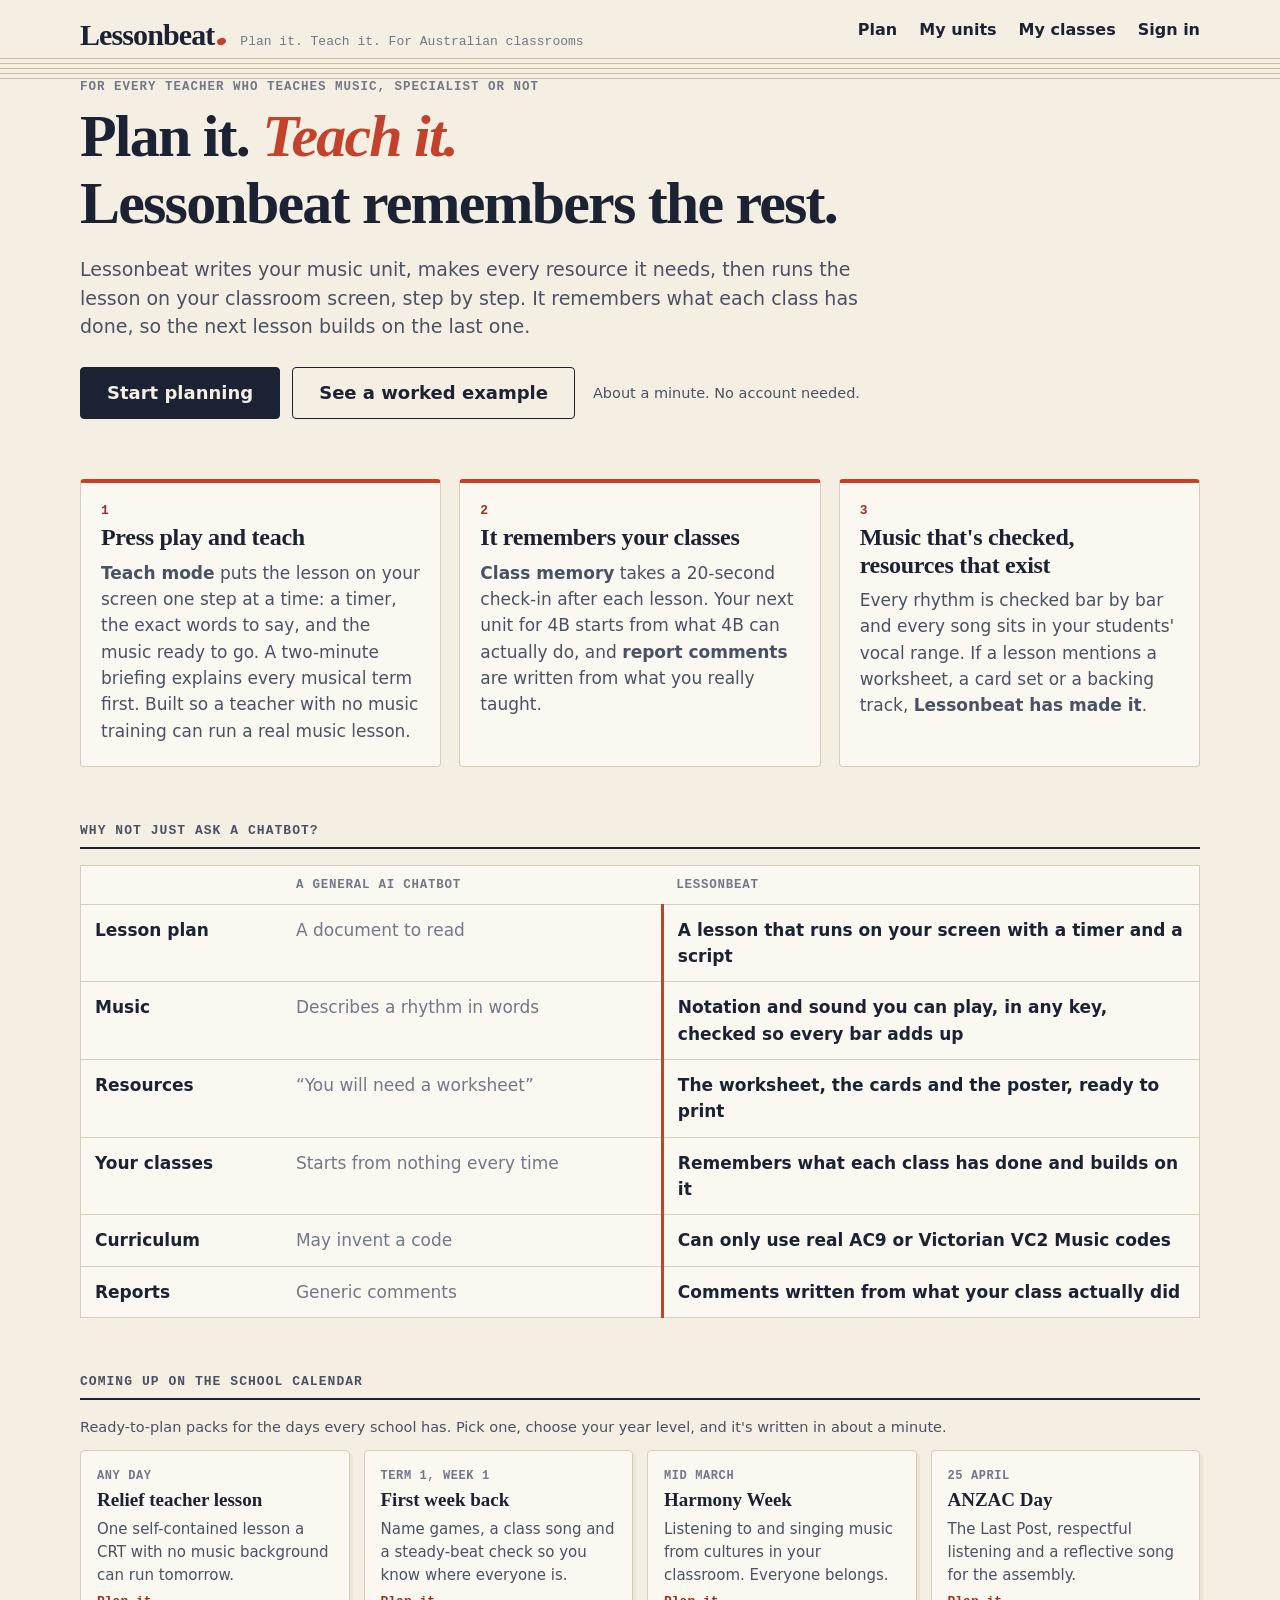
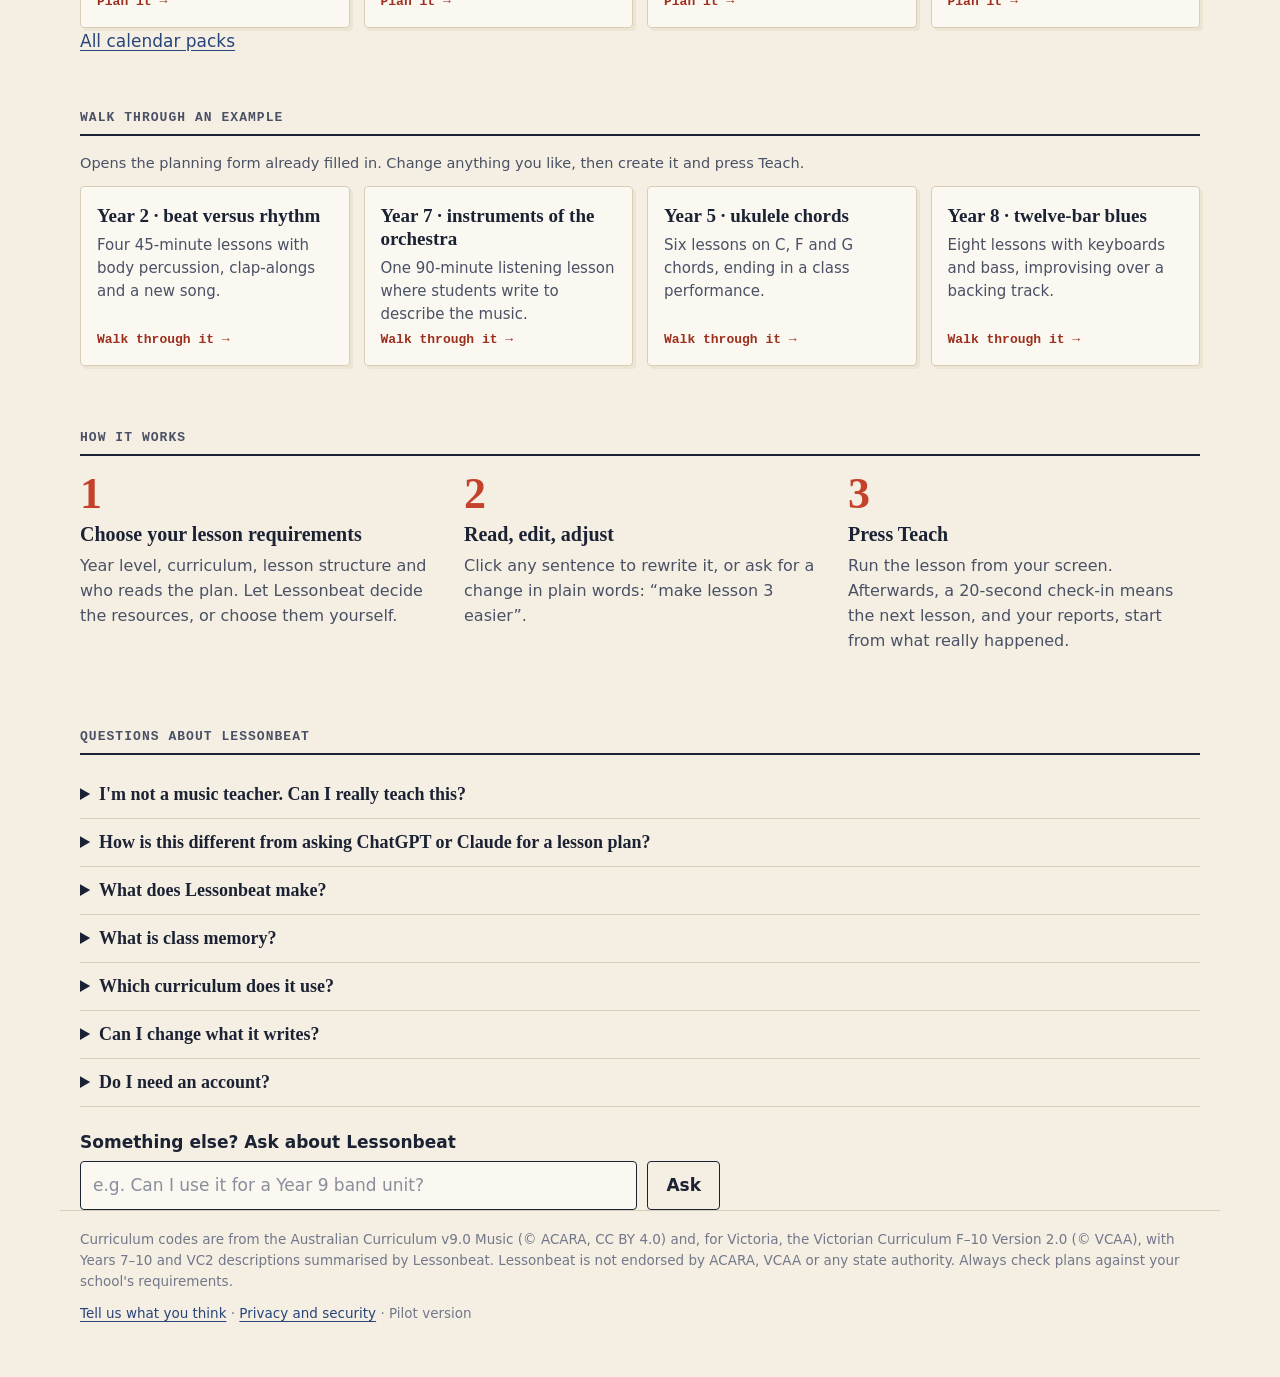
<file: index.html>
<!doctype html>
<html lang="en-AU">
<head>
<meta charset="utf-8">
<meta name="viewport" content="width=device-width, initial-scale=1">
<meta name="referrer" content="strict-origin-when-cross-origin">
<meta http-equiv="Content-Security-Policy" content="default-src 'none'; script-src 'sha256-GiNqF1VK8DyhsOmUN0WkQiqr6qH/94hKjJxwYHzK+6o=' 'wasm-unsafe-eval' https://cdnjs.cloudflare.com/ajax/libs/; style-src 'unsafe-inline' https://fonts.googleapis.com; font-src https://fonts.gstatic.com; connect-src https://vazsxqldimwmimgqlehb.supabase.co wss://vazsxqldimwmimgqlehb.supabase.co https://cdnjs.cloudflare.com; img-src 'self' data: blob:; media-src blob:; worker-src blob: https://cdnjs.cloudflare.com; base-uri 'none'; form-action 'none'; object-src 'none'">
<title>Lessonbeat</title>
<meta name="description" content="Lessonbeat plans your music lessons, makes every resource, then runs the lesson on your classroom screen. Built for Australian teachers, music specialist or not.">
<link rel="icon" href="data:image/svg+xml,%3Csvg xmlns='http://www.w3.org/2000/svg' viewBox='0 0 32 32'%3E%3Crect width='32' height='32' rx='6' fill='%231B2233'/%3E%3Cellipse cx='12' cy='22' rx='5' ry='3.7' transform='rotate(-22 12 22)' fill='%23F5EFE3'/%3E%3Crect x='15.6' y='6' width='2.2' height='16' fill='%23F5EFE3'/%3E%3Cpath d='M17.8 6c4 1 6 3.5 5 8' fill='none' stroke='%23C4412B' stroke-width='2.4'/%3E%3C/svg%3E">
<link rel="preconnect" href="https://fonts.googleapis.com">
<link rel="preconnect" href="https://fonts.gstatic.com" crossorigin>
<link rel="stylesheet" href="https://fonts.googleapis.com/css2?family=Atkinson+Hyperlegible:ital,wght@0,400;0,700;1,400&family=Fraunces:ital,opsz,wght@0,9..144,500..800;1,9..144,500..700&family=IBM+Plex+Mono:wght@400;600&display=swap">
<style>
/* Lessonbeat. A teacher's music notebook: warm paper, ink, a red pencil, and staff lines that do real work. */
:root {
  --paper: #F5EFE3; --page: #FBF8F1; --sunk: #EDE5D4; --rule: #D8CDB8; --rule-2: #C4B79D;
  --ink: #1B2233; --ink-2: #4A5165; --ink-3: #727789;
  --red: #C4412B; --red-ink: #9C2F1D; --red-tint: #F6DDD4;
  --blue: #27457A; --blue-tint: #E1E8F3; --hl: #F7DB6A; --green: #2F6B4F; --green-tint: #DDEBE1;
  --serif: "Fraunces", "Iowan Old Style", Georgia, serif;
  --sans: "Atkinson Hyperlegible", "Segoe UI", system-ui, -apple-system, sans-serif;
  --mono: "IBM Plex Mono", ui-monospace, "SF Mono", Menlo, monospace;
  --r: 4px;
}
* { box-sizing: border-box; }
html { -webkit-text-size-adjust: 100%; scroll-behavior: smooth; }
body { margin: 0; background: var(--paper); color: var(--ink); font: 17px/1.55 var(--sans); -webkit-font-smoothing: antialiased; }
h1, h2, h3, h4 { font-family: var(--serif); font-weight: 700; line-height: 1.12; margin: 0; letter-spacing: -0.012em; text-wrap: balance; }
h1 { font-size: clamp(30px, 4.6vw, 46px); }
p { margin: 0 0 12px; } ul, ol { margin: 0; padding: 0; }
a { color: var(--blue); text-underline-offset: 3px; } a:hover { color: var(--red-ink); }
button, input, select, textarea { font: inherit; color: inherit; }
button { cursor: pointer; }
:focus-visible { outline: 3px solid var(--blue); outline-offset: 2px; border-radius: 2px; }
[hidden] { display: none !important; }
.wrap { max-width: 1160px; margin: 0 auto; padding: 0 20px; }
.skip { position: absolute; left: -999px; } .skip:focus { left: 12px; top: 12px; background: var(--ink); color: var(--paper); padding: 8px 12px; z-index: 99; }
.kicker { font: 600 12.5px/1.3 var(--mono); letter-spacing: .08em; text-transform: uppercase; color: var(--ink-3); margin: 0 0 8px; }
.fine { font-size: 14.5px; color: var(--ink-2); } .bad { color: var(--red-ink); }
.lede { font-size: 19px; line-height: 1.5; color: var(--ink-2); max-width: 62ch; }
.sec { font: 600 13px/1.2 var(--mono); letter-spacing: .08em; text-transform: uppercase; color: var(--ink-2); padding-bottom: 8px; border-bottom: 2px solid var(--ink); margin: 34px 0 16px; }
.sec:first-child { margin-top: 0; }
.sub { font: 600 12.5px/1.2 var(--mono); letter-spacing: .07em; text-transform: uppercase; color: var(--ink-3); margin: 18px 0 6px; }
.plain { list-style: none; } .plain li { padding-left: 18px; position: relative; margin-bottom: 4px; } .plain li::before { content: ""; position: absolute; left: 2px; top: .62em; width: 7px; height: 5px; border-radius: 50%; background: var(--ink); transform: rotate(-22deg); }
.loading, .empty { color: var(--ink-2); padding: 40px 0; } .empty { border: 1px dashed var(--rule-2); border-radius: var(--r); padding: 28px; text-align: center; }
.oops { padding: 60px 0; max-width: 560px; }
.note { background: var(--blue-tint); border-left: 4px solid var(--blue); padding: 12px 14px; font-size: 15.5px; border-radius: 0 var(--r) var(--r) 0; margin-top: 16px; }
.note.warn { background: var(--red-tint); border-color: var(--red); }
.quote { border-left: 3px solid var(--rule-2); padding: 2px 0 2px 14px; color: var(--ink-2); }

/* masthead */
.mast { background: var(--paper); position: sticky; top: 0; z-index: 20; }
.mast-in { display: flex; align-items: flex-end; justify-content: space-between; gap: 16px; padding-top: 14px; padding-bottom: 8px; flex-wrap: wrap; }
.brand { text-decoration: none; color: var(--ink); display: flex; align-items: baseline; gap: 14px; flex-wrap: wrap; }
.brand-name { font: 800 30px/1 var(--serif); letter-spacing: -0.03em; }
.brand-name::after { content: ""; display: inline-block; width: 9px; height: 7px; border-radius: 50%; background: var(--red); transform: rotate(-22deg); margin-left: 3px; }
.brand-tag { font: 400 13px/1 var(--mono); color: var(--ink-3); }
.nav { display: flex; gap: 22px; align-items: baseline; }
.nav a, .nav .link { font-weight: 700; font-size: 16px; color: var(--ink); text-decoration: none; padding: 4px 0; border-bottom: 3px solid transparent; }
.nav a:hover, .nav .link:hover { border-color: var(--rule-2); } .nav a[aria-current="page"] { border-color: var(--red); }
.staff { height: 21px; background: repeating-linear-gradient(to bottom, var(--rule-2) 0 1px, transparent 1px 5px); background-size: 100% 21px; opacity: .9; }
main { min-height: 62vh; padding-top: 34px; padding-bottom: 60px; outline: none; }
.foot { border-top: 1px solid var(--rule); padding-top: 18px; padding-bottom: 40px; font-size: 13.5px; color: var(--ink-3); }

/* buttons */
.btn { display: inline-flex; align-items: center; justify-content: center; gap: 8px; min-height: 44px; padding: 0 18px; border: 1.5px solid var(--ink); border-radius: var(--r); background: transparent; color: var(--ink); font-weight: 700; text-decoration: none; white-space: nowrap; }
.btn:hover { background: var(--sunk); color: var(--ink); }
.btn.primary { background: var(--ink); color: var(--paper); } .btn.primary:hover { background: #2B3550; }
.btn.small { min-height: 36px; padding: 0 12px; font-size: 14.5px; } .btn.big { min-height: 52px; padding: 0 26px; font-size: 18px; }
.btn.danger { border-color: var(--red-ink); color: var(--red-ink); } .btn.danger:hover { background: var(--red-tint); }
.btn:disabled { opacity: .55; cursor: wait; }
.link { background: none; border: 0; padding: 0; color: var(--blue); text-decoration: underline; text-underline-offset: 3px; } .link:hover { color: var(--red-ink); } .link.danger { color: var(--red-ink); }

/* home */
.hero { display: grid; grid-template-columns: minmax(0, 1.05fr) minmax(0, 1fr); gap: 48px; align-items: start; }
.hero h1 { font-size: clamp(36px, 5.4vw, 60px); font-weight: 800; letter-spacing: -0.03em; margin-bottom: 18px; }
.hero h1 em { font-style: italic; color: var(--red); font-weight: 600; }
.prompt { margin-top: 26px; } .prompt label { display: block; font-weight: 700; margin-bottom: 6px; }
textarea, input[type="text"], input[type="email"], input[type="password"], input:not([type]), select { width: 100%; background: var(--page); border: 1.5px solid var(--ink); border-radius: var(--r); padding: 11px 12px; }
textarea { resize: vertical; min-height: 84px; } select { appearance: auto; min-height: 46px; }
::placeholder { color: #8A8E9C; opacity: 1; }
.prompt-go { display: flex; align-items: center; gap: 18px; margin-top: 12px; flex-wrap: wrap; }
.examples { margin-top: 26px; display: grid; gap: 6px; } .examples > span { font: 600 12.5px var(--mono); letter-spacing: .07em; text-transform: uppercase; color: var(--ink-3); }
.example { text-align: left; background: none; border: 0; border-bottom: 1px solid var(--rule); padding: 9px 0; color: var(--ink-2); font-size: 15.5px; } .example:hover { color: var(--ink); border-color: var(--ink); }
.hero-play { min-width: 0; }
.hero.solo { grid-template-columns: minmax(0, 1fr); } .hero.solo .lede { max-width: 66ch; } .hero-go { display: flex; align-items: center; gap: 18px; flex-wrap: wrap; margin-top: 26px; }
.examples-sec { margin-top: 56px; } .ex-cards { display: grid; grid-template-columns: repeat(4, minmax(0, 1fr)); gap: 14px; margin-top: 12px; }
.ex-card { display: flex; flex-direction: column; gap: 6px; padding: 18px 16px; background: var(--page); border: 1px solid var(--rule); border-radius: var(--r); text-decoration: none; color: var(--ink); box-shadow: 3px 3px 0 var(--sunk); }
.ex-card b { font: 700 19px/1.2 var(--serif); } .ex-card span { color: var(--ink-2); font-size: 15px; flex: 1; } .ex-card i { font: 600 13px var(--mono); font-style: normal; color: var(--red-ink); }
.ex-card:hover { border-color: var(--ink); color: var(--ink); } .ex-card:hover i { text-decoration: underline; }
.faq { margin-top: 64px; } .faq-list details { border-bottom: 1px solid var(--rule); } .faq-list summary { cursor: pointer; padding: 13px 0; font: 700 18px var(--serif); } .faq-list details p { color: var(--ink-2); max-width: 70ch; }
.help-ask { margin-top: 22px; max-width: 640px; } .help-ask label { display: block; font-weight: 700; margin-bottom: 6px; } .help-ask div { display: flex; gap: 10px; } .help-ask input { flex: 1; min-width: 0; padding: 10px 12px; border: 1.5px solid var(--ink); border-radius: var(--r); background: var(--page); }
.help-out { margin-top: 12px; padding: 12px 14px; background: var(--page); border-left: 3px solid var(--blue); }
.example-note { margin-bottom: 18px; } .sub-h { font: 700 22px var(--serif); margin: 30px 0 4px; } .sub-h small { font: 400 14px var(--sans); color: var(--ink-3); }
.need-h { font: 600 12px var(--mono); letter-spacing: .06em; text-transform: uppercase; color: var(--ink-3); margin: 8px 0 2px; } .made li { padding-top: 2px; padding-bottom: 2px; } .made .link { text-align: left; }
.listen-grid { display: grid; grid-template-columns: repeat(auto-fill, minmax(300px, 1fr)); gap: 16px; } .listen-card { background: var(--page); border: 1px solid var(--rule); border-radius: var(--r); padding: 18px; }
.listen-card h3 { font-size: 22px; } .listen-card .by { color: var(--ink-2); font-style: italic; margin: 4px 0 10px; } .listen-links { display: flex; gap: 8px; flex-wrap: wrap; margin-top: 12px; }
.how ol { list-style: none; counter-reset: how; display: grid; grid-template-columns: repeat(3, 1fr); gap: 32px; }
.how li { counter-increment: how; } .how li::before { content: counter(how); font: 800 44px/1 var(--serif); color: var(--red); display: block; margin-bottom: 6px; }
.how b { font: 700 20px var(--serif); } .how p { color: var(--ink-2); margin-top: 6px; font-size: 16px; }
.how, #recent { margin-top: 64px; }
.unitlist { list-style: none; border-top: 1px solid var(--rule); } .unitlist li { display: flex; justify-content: space-between; align-items: center; gap: 16px; border-bottom: 1px solid var(--rule); flex-wrap: wrap; }
.unitlist a { display: block; padding: 14px 0; text-decoration: none; color: var(--ink); flex: 1; min-width: 220px; } .unitlist a:hover b { text-decoration: underline; text-decoration-color: var(--red); text-decoration-thickness: 2px; }
.unitlist b { font: 700 21px var(--serif); display: block; } .unitlist small { color: var(--ink-3); font-size: 14.5px; } .unitlist span { display: flex; gap: 16px; }
.page-head { display: flex; justify-content: space-between; align-items: flex-end; gap: 16px; margin-bottom: 22px; flex-wrap: wrap; }

/* tick boxes */
.tick { display: flex; gap: 10px; align-items: flex-start; padding: 9px 10px 9px 8px; border-radius: var(--r); cursor: pointer; min-height: 44px; }
.tick:hover { background: var(--sunk); }
.tick input { position: absolute; opacity: 0; width: 1px; height: 1px; }
.tick .box { flex: none; width: 22px; height: 22px; margin-top: 1px; border: 2px solid var(--ink); border-radius: 3px; background: var(--page); display: grid; place-items: center; }
.tick input[type="radio"] + .box { border-radius: 50%; }
.tick .box svg { width: 22px; height: 22px; overflow: visible; fill: none; stroke: var(--red); stroke-width: 3.2; stroke-linecap: round; stroke-linejoin: round; stroke-dasharray: 26; stroke-dashoffset: 26; transition: stroke-dashoffset .16s ease-out; transform: translate(2px, -3px) scale(1.12); }
.tick input:checked + .box svg { stroke-dashoffset: 0; }
.tick input:focus-visible + .box { outline: 3px solid var(--blue); outline-offset: 2px; }
.tick-text b { font-weight: 400; display: block; } .tick input:checked ~ .tick-text b { font-weight: 700; }
.tick.has-note .tick-text b { font-weight: 700; } .tick-text small { display: block; color: var(--ink-2); font-size: 14.5px; line-height: 1.4; margin-top: 1px; }
.ticks { display: grid; grid-template-columns: repeat(auto-fill, minmax(215px, 1fr)); gap: 2px 14px; }
.ticks.years { grid-template-columns: repeat(auto-fill, minmax(150px, 1fr)); } .ticks.wide { grid-template-columns: 1fr; }
.ticks.wide .tick-text b { font-family: var(--sans); } .ticks.wide .tick[class] input[name="codes"] ~ .tick-text b { font: 600 15px var(--mono); color: var(--blue); }
fieldset { border: 0; padding: 0; margin: 26px 0 0; min-width: 0; }
legend { font: 700 19px var(--serif); padding: 0; margin-bottom: 8px; } legend small, .field small { font: 400 14px var(--sans); color: var(--ink-3); margin-left: 6px; }
.field { display: block; margin-top: 22px; } .field > span { display: block; font-weight: 700; margin-bottom: 6px; }
.two { display: grid; grid-template-columns: 1fr 1fr; gap: 0 20px; }
.help { color: var(--ink-2); max-width: 66ch; }
.steppers { display: flex; flex-wrap: wrap; gap: 14px 34px; margin-top: 14px; }
.stepper { display: flex; align-items: center; gap: 12px; } .stepper-label { font-weight: 700; min-width: 0; }
.stepper-ctl { display: inline-flex; align-items: center; border: 1.5px solid var(--ink); border-radius: var(--r); background: var(--page); }
.stepper-ctl button { width: 40px; height: 40px; border: 0; background: none; font-size: 22px; line-height: 1; } .stepper-ctl button:hover { background: var(--sunk); }
.stepper-ctl output { min-width: 40px; text-align: center; font: 600 18px var(--mono); } .stepper-unit { color: var(--ink-3); font-size: 14.5px; }

/* planner */
.planner { display: grid; grid-template-columns: 220px minmax(0, 1fr) 250px; gap: 36px; align-items: start; }
.steps ol { list-style: none; border-left: 2px solid var(--rule); } .steps button { display: flex; gap: 10px; width: 100%; text-align: left; background: none; border: 0; padding: 8px 0 8px 14px; margin-left: -2px; border-left: 2px solid transparent; color: var(--ink-2); font-size: 15.5px; }
.steps button span { font: 600 13px var(--mono); color: var(--ink-3); padding-top: 2px; } .steps button:hover { color: var(--ink); }
.steps button[aria-current="step"] { border-color: var(--red); color: var(--ink); font-weight: 700; } .steps button.done span { color: var(--green); }
.steps, .rail { position: sticky; top: 96px; }
.sheet-form { background: var(--page); border: 1px solid var(--rule); border-radius: var(--r); padding: 30px 34px 26px; min-width: 0; }
.sheet-form h1 { font-size: 32px; padding-bottom: 14px; border-bottom: 2px solid var(--ink); margin-bottom: 4px; }
.form-nav { display: flex; justify-content: space-between; margin-top: 34px; padding-top: 18px; border-top: 1px solid var(--rule); }
.rail { border-top: 2px solid var(--ink); padding-top: 12px; } .gets { list-style: none; } .gets li { padding: 9px 0; border-bottom: 1px solid var(--rule); } .gets b { display: block; font: 700 17px var(--serif); } .gets small { color: var(--ink-2); font-size: 14px; line-height: 1.35; display: block; } .rail .fine { margin-top: 12px; }
.drop { display: grid; place-items: center; gap: 4px; text-align: center; border: 2px dashed var(--rule-2); border-radius: var(--r); padding: 26px 16px; cursor: pointer; margin-top: 16px; } .drop:hover, .drop.over { border-color: var(--ink); background: var(--sunk); } .drop b { text-decoration: underline; } .drop span { color: var(--ink-3); font-size: 14.5px; }
.doclist { list-style: none; margin-top: 14px; } .doclist li { display: grid; grid-template-columns: minmax(0, 1fr) 230px auto; gap: 12px; align-items: center; border-bottom: 1px solid var(--rule); padding: 4px 0; } .doclist select { min-height: 40px; padding: 6px 8px; font-size: 15px; }
.reading { padding: 8px 0; }
.review { display: grid; grid-template-columns: 130px 1fr; gap: 0; margin: 18px 0 0; } .review dt, .review dd { padding: 12px 0; border-bottom: 1px solid var(--rule); margin: 0; } .review dt { font: 600 12.5px var(--mono); letter-spacing: .07em; text-transform: uppercase; color: var(--ink-3); padding-top: 15px; } .review .link { margin-left: 8px; font-size: 14.5px; }
.status { display: flex; gap: 12px; align-items: center; margin-top: 18px; padding: 14px; background: var(--sunk); border-radius: var(--r); } .status p { margin: 0; }
.spin { flex: none; width: 18px; height: 18px; border: 2.5px solid var(--rule-2); border-top-color: var(--red); border-radius: 50%; animation: spin .8s linear infinite; display: inline-block; } .spin.off { animation: none; border-color: var(--rule-2); }
@keyframes spin { to { transform: rotate(360deg); } }

/* unit */
.unit-title { font-size: clamp(32px, 5vw, 52px); font-weight: 800; letter-spacing: -0.028em; max-width: 22ch; }
[contenteditable] { border-radius: 2px; transition: background .12s; } [contenteditable]:hover { background: #F2E9C9; cursor: text; } [contenteditable]:focus { background: #FFF6CF; outline: 2px solid var(--hl); outline-offset: 2px; }
.unit-actions { display: flex; gap: 10px; align-items: center; flex-wrap: wrap; margin-top: 16px; } .unit-actions .fine { margin-right: 6px; }
.progress { display: flex; gap: 12px; align-items: center; margin-top: 16px; padding: 10px 14px; background: var(--sunk); border-radius: var(--r); flex-wrap: wrap; } .progress p { margin: 0; flex: 1; min-width: 200px; }
.tabs { display: flex; gap: 4px; margin-top: 30px; overflow-x: auto; scrollbar-width: none; padding-top: 2px; } .tabs::-webkit-scrollbar { display: none; }
.tabs button { background: var(--sunk); border: 1px solid var(--rule); border-bottom: 0; border-radius: 6px 6px 0 0; padding: 10px 18px; font-weight: 700; color: var(--ink-2); white-space: nowrap; position: relative; top: 1px; }
.tabs button:hover { color: var(--ink); } .tabs button[aria-selected="true"] { background: var(--page); color: var(--ink); border-top: 3px solid var(--red); padding-top: 8px; }
.count { font: 600 12px var(--mono); margin-left: 8px; color: var(--ink-3); }
.page { background: var(--page); border: 1px solid var(--rule); border-radius: 0 var(--r) var(--r) var(--r); padding: 30px 34px 36px; min-height: 300px; }
.cols { display: grid; grid-template-columns: minmax(0, 1.5fr) minmax(0, 1fr); gap: 44px; } .cols.tight { gap: 28px; grid-template-columns: 1fr 1fr; margin-top: 8px; }
.facts { display: grid; grid-template-columns: 170px 1fr; margin: 18px 0 0; } .facts dt { font: 600 12.5px var(--mono); letter-spacing: .06em; text-transform: uppercase; color: var(--ink-3); padding: 12px 0; border-top: 1px solid var(--rule); } .facts dd { margin: 0; padding: 10px 0; border-top: 1px solid var(--rule); }
.seq { list-style: none; } .seq-go { display: flex; gap: 16px; width: 100%; text-align: left; background: none; border: 0; border-bottom: 1px solid var(--rule); padding: 12px 0; align-items: baseline; } .seq-go:hover b { text-decoration: underline; text-decoration-color: var(--red); text-decoration-thickness: 2px; }
.seq-n { font: 800 26px/1 var(--serif); color: var(--red); min-width: 26px; } .seq b { font: 700 19px var(--serif); display: block; } .seq small { color: var(--ink-2); font-size: 15px; }
.codes { list-style: none; } .codes li { padding: 9px 0; border-bottom: 1px solid var(--rule); font-size: 15px; display: grid; gap: 3px; } .codes em { color: var(--ink-3); }
.code { font: 600 13.5px var(--mono); color: var(--blue); background: var(--blue-tint); padding: 2px 6px; border-radius: 3px; text-decoration: none; white-space: nowrap; display: inline-block; } .code:hover { background: var(--blue); color: #fff; }
.vocab { margin: 0; } .vocab dt { font-weight: 700; margin-top: 8px; } .vocab dd { margin: 0; color: var(--ink-2); font-size: 15.5px; }
.lesson-layout { display: grid; grid-template-columns: 220px minmax(0, 1fr); gap: 34px; }
.lesson-nav { display: grid; align-content: start; border-left: 2px solid var(--rule); } .lesson-nav button { display: flex; gap: 10px; text-align: left; background: none; border: 0; border-left: 2px solid transparent; margin-left: -2px; padding: 9px 0 9px 12px; color: var(--ink-2); font-size: 15.5px; align-items: baseline; line-height: 1.3; }
.lesson-nav button span { font: 600 13px var(--mono); color: var(--ink-3); } .lesson-nav button[aria-current="true"] { border-color: var(--red); color: var(--ink); font-weight: 700; } .lesson-nav .spin { width: 12px; height: 12px; border-width: 2px; margin-left: auto; } .lesson-nav .dot { width: 7px; height: 7px; border-radius: 50%; background: var(--rule-2); margin-left: auto; align-self: center; }
.lesson-title { font-size: 34px; margin-bottom: 8px; } .lesson .kicker .code { margin-left: 6px; letter-spacing: 0; text-transform: none; }
.lisc { display: grid; grid-template-columns: 1fr 1fr; gap: 28px; margin: 18px 0 4px; padding: 4px 18px 14px; background: var(--paper); border-left: 4px solid var(--ink); } .uses { margin-top: 14px; font-size: 15.5px; color: var(--ink-2); }
.phases { width: 100%; border-collapse: collapse; margin-top: 20px; } .phases th, .phases td { text-align: left; vertical-align: top; padding: 14px 16px 14px 0; border-top: 1px solid var(--rule); } .phases thead th { font: 600 12.5px var(--mono); letter-spacing: .07em; text-transform: uppercase; color: var(--ink-3); border-top: 2px solid var(--ink); padding: 8px 16px 8px 0; }
.phases tbody th { width: 150px; font-weight: 400; } .mins { font: 600 14px var(--mono); color: var(--red-ink); display: block; } .mins small { font-weight: 400; color: var(--ink-3); margin-left: 4px; } .phase { font: italic 600 19px var(--serif); display: block; }
.phases td:last-child { padding-right: 0; width: 34%; color: var(--ink-2); }
.check { margin-top: 20px; padding: 12px 14px; background: var(--green-tint); border-left: 4px solid var(--green); } .check b, .tip b { font: 600 12.5px var(--mono); letter-spacing: .07em; text-transform: uppercase; margin-right: 8px; }
.wait { display: flex; gap: 12px; align-items: center; padding: 22px; margin-top: 18px; border: 1px dashed var(--rule-2); border-radius: var(--r); color: var(--ink-2); flex-wrap: wrap; } .wait p { margin: 0; flex: 1; min-width: 200px; } .wait.bad { border-color: var(--red); background: var(--red-tint); color: var(--ink); }

/* players */
.player { border: 1.5px solid var(--ink); border-radius: var(--r); background: #fff; padding: 20px 22px; margin-bottom: 22px; min-width: 0; }
.player-head { display: flex; justify-content: space-between; align-items: flex-start; gap: 14px; flex-wrap: wrap; margin-bottom: 12px; } .player-title { font-size: 26px; }
.verdict { font: 400 13.5px var(--mono); padding: 5px 9px; border-radius: 3px; margin: 0; } .verdict.ok { background: var(--green-tint); color: var(--green); } .verdict.ok::before { content: "\2713  "; font-weight: 700; } .verdict.bad { background: var(--red-tint); color: var(--red-ink); }
.stage { position: relative; background: var(--page); border: 1px solid var(--rule); border-radius: var(--r); padding: 6px 0 0; overflow: hidden; } .stage canvas { display: block; } .stage canvas.editable { cursor: pointer; }
.countin { position: absolute; top: 10px; right: 12px; background: var(--red); color: #fff; font: 800 30px/1 var(--serif); width: 52px; height: 52px; border-radius: 50%; display: grid; place-items: center; }
.transport { display: flex; align-items: center; gap: 22px; flex-wrap: wrap; margin-top: 16px; }
.playbtn { display: inline-flex; align-items: center; gap: 12px; min-height: 52px; padding: 0 24px 0 8px; border-radius: 30px; border: 0; background: var(--red); color: #fff; font-weight: 700; font-size: 18px; } .playbtn:hover { background: var(--red-ink); }
.playicon { width: 38px; height: 38px; border-radius: 50%; background: #fff; display: grid; place-items: center; } .playicon::before { content: ""; border-left: 13px solid var(--red); border-top: 8px solid transparent; border-bottom: 8px solid transparent; margin-left: 3px; }
.playbtn[aria-pressed="true"] { background: var(--ink); } .playbtn[aria-pressed="true"] .playicon::before { border: 0; width: 13px; height: 13px; background: var(--ink); margin: 0; }
.tempo, .pick { display: inline-flex; align-items: center; gap: 10px; font-weight: 700; } .tempo input { width: 150px; accent-color: var(--red); } .tempo output { font: 600 18px var(--mono); min-width: 3ch; text-align: right; } .tempo .unit { font-weight: 400; color: var(--ink-3); font-size: 14.5px; }
.pick select { width: auto; min-height: 42px; padding: 6px 10px; }
.options { display: flex; flex-wrap: wrap; gap: 6px 20px; margin-top: 14px; } .opt { display: inline-flex; align-items: center; gap: 8px; min-height: 32px; cursor: pointer; font-size: 15.5px; } .opt input { width: 18px; height: 18px; accent-color: var(--ink); } .opt.big { font-size: 17px; margin: 10px 0; }
.edit-help { margin: 12px 0 0; padding: 8px 12px; background: #FFF6CF; font-size: 15px; }
.tip { margin: 14px 0 0; padding-top: 12px; border-top: 1px solid var(--rule); font-size: 15.5px; color: var(--ink-2); } .tip + .tip { border: 0; padding-top: 0; margin-top: 6px; }
.player-actions { display: flex; gap: 14px; align-items: center; margin-top: 14px; flex-wrap: wrap; }
.offscreen { position: fixed; left: -3000px; top: 0; }
.now { display: grid; grid-template-columns: auto 1fr auto; gap: 26px; align-items: center; padding: 14px 18px; background: var(--ink); color: var(--paper); border-radius: var(--r); }
.now small { font: 400 12px var(--mono); letter-spacing: .06em; text-transform: uppercase; color: #A9AFC2; display: block; } .now p { margin: 0; }
.now-chord span { font: 800 54px/1 var(--serif); display: block; min-width: 2.2ch; } .now-bass p { font: 600 26px var(--mono); display: flex; gap: 14px; margin-top: 4px; } .now-bass p span { padding: 0 6px; border-radius: 3px; } .now-bass p .on { background: var(--hl); color: var(--ink); }
.now-next { text-align: right; } .now-next p { font: 600 16px var(--mono); margin-top: 6px; } .dots { display: flex; gap: 6px; justify-content: flex-end; margin-top: 6px; } .dots i { width: 12px; height: 12px; border-radius: 50%; background: #4A5165; } .dots i.on { background: var(--hl); }
.bars { display: grid; grid-template-columns: repeat(4, 1fr); gap: 0; margin-top: 12px; border: 1px solid var(--ink); border-radius: var(--r); overflow: hidden; }
.bar { padding: 8px 10px 10px; border-right: 1px solid var(--ink); border-bottom: 1px solid var(--rule); background: var(--page); min-width: 0; } .bar:nth-child(4n) { border-right: 0; } .bar.on { background: var(--hl); }
.bar-top { display: flex; justify-content: space-between; font: 400 12px var(--mono); color: var(--ink-3); } .bar-chord { font: 700 24px var(--serif); margin: 2px 0; } .bar-bass { font: 400 14px var(--mono); color: var(--ink-2); display: flex; gap: 8px; flex-wrap: wrap; } .bar-bass .on { color: var(--red-ink); font-weight: 600; text-decoration: underline; }
.keys, .levels { margin-top: 18px; } .keys legend, .levels legend { font: 600 12.5px var(--mono); letter-spacing: .07em; text-transform: uppercase; color: var(--ink-3); margin-bottom: 6px; }
.keys button { min-width: 44px; height: 44px; margin: 0 4px 4px 0; border: 1.5px solid var(--ink); background: var(--page); border-radius: var(--r); font: 600 16px var(--mono); } .keys button:hover, .levels button:hover { background: var(--sunk); } .keys button[aria-pressed="true"], .levels button[aria-pressed="true"] { background: var(--ink); color: var(--paper); }
.levels { display: grid; grid-template-columns: repeat(4, 1fr); gap: 8px; } .levels legend { grid-column: 1 / -1; } .levels button { text-align: left; border: 1.5px solid var(--ink); background: var(--page); border-radius: var(--r); padding: 8px 10px; } .levels b { display: block; } .levels small { font-size: 13.5px; opacity: .8; line-height: 1.3; display: block; }

/* worksheets */
.sheet-wrap { margin-bottom: 30px; } .sheet-actions { margin-top: 10px; }
.sheet { background: #fff; color: #111; border: 1px solid var(--rule-2); padding: 34px 38px 22px; max-width: 760px; box-shadow: 3px 4px 0 var(--sunk); }
.sheet header { display: flex; justify-content: space-between; gap: 20px; align-items: flex-end; border-bottom: 2px solid #111; padding-bottom: 12px; flex-wrap: wrap; } .sheet h3 { font-size: 28px; } .sheet header p { margin: 2px 0 0; color: #555; font-size: 15px; }
.ws-name { display: grid; gap: 14px; font-size: 14px; color: #555; } .ws-name span { display: block; border-bottom: 1px solid #111; min-width: 190px; padding-bottom: 2px; }
.ws-intro { margin: 14px 0 0; font-style: italic; } .ws-task { margin-top: 22px; break-inside: avoid; } .ws-task h4 { font: 700 17px var(--sans); display: flex; gap: 10px; letter-spacing: 0; margin-bottom: 8px; } .ws-task h4 span { flex: none; width: 26px; height: 26px; border-radius: 50%; background: #111; color: #fff; display: grid; place-items: center; font: 600 14px var(--mono); }
.ws-task canvas { display: block; max-width: 100%; } .ws-q { list-style: lower-alpha; padding-left: 26px; } .ws-q li { margin-bottom: 10px; } .ws-q p { margin: 0; } .ws-lines i { display: block; border-bottom: 1px solid #999; height: 30px; }
.ws-match { display: grid; grid-template-columns: minmax(0, 1fr) 72px minmax(0, 1.5fr); align-items: start; }
.ws-match ol { list-style: none; padding: 0; display: grid; gap: 14px; } .ws-match li { display: flex; align-items: center; gap: 10px; min-height: 40px; }
.ws-match .left li { justify-content: flex-end; text-align: right; font-weight: 700; } .ws-match .right { counter-reset: m; } .ws-match .right li { counter-increment: m; }
.ws-match .right li::before { content: counter(m, upper-alpha); font: 600 12px var(--mono); color: #777; width: 12px; flex: none; order: -1; }
.ws-match i { flex: none; width: 11px; height: 11px; background: #111; border-radius: 50%; }
.ws-bank { border: 1.5px solid #111; padding: 8px 12px; display: flex; flex-wrap: wrap; gap: 6px 14px; align-items: baseline; } .ws-bank b { font: 600 12px var(--mono); text-transform: uppercase; letter-spacing: .06em; }
.ws-fill { padding-left: 24px; } .ws-fill li { margin: 10px 0; line-height: 2; } .ws-fill .blank { display: inline-block; min-width: 120px; border-bottom: 1.5px solid #111; margin: 0 4px; }
.lgrid { width: 100%; border-collapse: collapse; margin-top: 16px; table-layout: fixed; } .lgrid th, .lgrid td { border: 1.5px solid #111; padding: 8px; vertical-align: top; text-align: left; } .lgrid thead th { background: #eee; font-size: 15px; } .lgrid tbody th { width: 30%; font-size: 15px; } .lgrid td { height: 92px; }
.cards { display: grid; grid-template-columns: repeat(auto-fill, minmax(180px, 1fr)); margin-top: 12px; border-top: 1.5px dashed #888; border-left: 1.5px dashed #888; }
.card { border-right: 1.5px dashed #888; border-bottom: 1.5px dashed #888; min-height: 130px; padding: 14px 12px; display: flex; flex-direction: column; align-items: center; justify-content: center; text-align: center; gap: 4px; break-inside: avoid; }
.card .sym { font-size: 46px; line-height: 1.1; } .card b { font: 700 22px var(--serif); } .card small { font-size: 13.5px; color: #444; } .rcards .card canvas { max-width: 100%; } .rcards { grid-template-columns: repeat(auto-fill, minmax(260px, 1fr)); }
.cut { margin: 10px 0 0; }
.wbank { columns: 2 260px; column-gap: 32px; margin-top: 14px; } .wbank section { break-inside: avoid; margin-bottom: 14px; } .wbank h4 { font: 700 18px var(--serif); border-bottom: 1.5px solid #111; margin-bottom: 6px; } .wbank dt { font-weight: 700; margin-top: 6px; } .wbank dd { margin: 0; font-size: 15px; }
.poster { text-align: center; } .poster h3 { font-size: 46px; margin: 10px 0 8px; } .poster .sub { font-size: 20px; color: #444; } .poster ol { list-style: none; padding: 0; margin: 22px auto 0; max-width: 560px; text-align: left; } .poster li { font: 600 22px/1.35 var(--serif); padding: 12px 0; border-top: 2px solid #111; }
.ws-listen > div { margin-bottom: 12px; } .ws-listen p { margin: 0 0 6px; } .ws-box { border: 1.5px solid #999; height: 64px; border-radius: 3px; }
.sheet footer { margin-top: 26px; padding-top: 8px; border-top: 1px solid #ccc; font: 400 11.5px var(--mono); color: #777; }

/* assessment */
.formative { display: grid; grid-template-columns: repeat(auto-fit, minmax(260px, 1fr)); gap: 0 34px; } .formative > div { border-top: 1px solid var(--rule); padding: 14px 0; } .formative h3, .task h3 { font-size: 22px; margin-bottom: 6px; }
.scroll { overflow-x: auto; margin-top: 16px; } .rubric { border-collapse: collapse; width: 100%; min-width: 640px; font-size: 15px; } .rubric th, .rubric td { border: 1px solid var(--rule-2); padding: 10px 12px; text-align: left; vertical-align: top; } .rubric thead th { background: var(--ink); color: var(--paper); font: 600 12.5px var(--mono); letter-spacing: .06em; text-transform: uppercase; border-color: var(--ink); } .rubric tbody th { font-weight: 700; width: 17%; background: var(--paper); } .rubric td:nth-child(4) { background: var(--green-tint); }

/* ask bar */
.ask { position: sticky; bottom: 0; z-index: 10; display: flex; gap: 10px; align-items: center; flex-wrap: wrap; background: var(--ink); color: var(--paper); padding: 12px 16px; border-radius: var(--r) var(--r) 0 0; margin-top: 22px; }
.ask label { font-weight: 700; } .ask b { color: var(--hl); } .ask select { width: auto; max-width: 260px; min-height: 44px; color: var(--ink); } .ask input[type="text"] { flex: 1; min-width: 220px; border-color: var(--paper); color: var(--ink); min-height: 44px; } .ask .btn.primary { background: var(--red); border-color: var(--red); color: #fff; } .ask .btn.primary:hover { background: var(--red-ink); }

/* modal and toast */
#modal { position: fixed; inset: 0; z-index: 50; display: grid; place-items: center; padding: 16px; } .modal-back { position: absolute; inset: 0; background: rgba(27, 34, 51, .55); }
.modal-card { position: relative; background: var(--page); border: 1.5px solid var(--ink); border-radius: var(--r); padding: 28px 30px; width: min(520px, 100%); max-height: 90vh; overflow: auto; } .modal-card h2 { font-size: 28px; margin-bottom: 10px; padding-right: 30px; }
.modal-x { position: absolute; right: 10px; top: 8px; width: 40px; height: 40px; border: 0; background: none; font-size: 28px; line-height: 1; color: var(--ink-2); } .modal-go { display: flex; gap: 10px; justify-content: flex-end; margin-top: 22px; }
.modal-card fieldset { margin-top: 18px; } .modal-card legend { font-size: 17px; } .modal-card .ticks { grid-template-columns: repeat(auto-fill, minmax(130px, 1fr)); }
.seg { display: inline-flex; border: 1.5px solid var(--ink); border-radius: var(--r); overflow: hidden; margin-top: 8px; } .seg button { border: 0; background: none; padding: 9px 16px; font-weight: 700; } .seg button[aria-selected="true"] { background: var(--ink); color: var(--paper); }
.copyrow { display: flex; gap: 8px; margin-top: 8px; } .copyrow input { flex: 1; font: 400 14px var(--mono); }
#toast { position: fixed; left: 50%; bottom: 84px; transform: translateX(-50%); z-index: 60; background: var(--ink); color: var(--paper); padding: 12px 18px; border-radius: var(--r); max-width: min(560px, calc(100vw - 32px)); font-size: 16px; box-shadow: 0 6px 22px rgba(0, 0, 0, .22); } #toast.bad { background: var(--red-ink); }
#print { display: none; }

@media (max-width: 1000px) {
  .hero { grid-template-columns: minmax(0, 1fr); gap: 36px; } .ex-cards { grid-template-columns: repeat(2, minmax(0, 1fr)); } .planner { grid-template-columns: minmax(0, 1fr); gap: 20px; } .steps, .lesson-nav { min-width: 0; } .steps, .rail { position: static; }
  .steps ol { display: flex; overflow-x: auto; border-left: 0; border-bottom: 2px solid var(--rule); gap: 4px; scrollbar-width: none; } .steps button { white-space: nowrap; padding: 8px 10px; margin: 0 0 -2px; border-left: 0; border-bottom: 2px solid transparent; }
  .cols, .lesson-layout { grid-template-columns: minmax(0, 1fr); gap: 26px; } .lesson-nav { display: flex; overflow-x: auto; border-left: 0; border-bottom: 2px solid var(--rule); scrollbar-width: none; } .lesson-nav button { white-space: nowrap; border-left: 0; border-bottom: 2px solid transparent; margin: 0 0 -2px; padding: 8px 12px; }
}
@media (max-width: 680px) {
  body { font-size: 16px; } .wrap { padding: 0 14px; } .brand-tag { display: none; } .mast-in { align-items: center; } .nav { gap: 16px; }
  .sheet-form, .page { padding: 20px 16px 22px; } .how ol { grid-template-columns: 1fr; gap: 22px; } .ex-cards { grid-template-columns: minmax(0, 1fr); } .help-ask div { flex-wrap: wrap; }
  .ws-match { grid-template-columns: minmax(0, 1fr) 40px minmax(0, 1.4fr); } .poster h3 { font-size: 34px; } .two, .lisc, .cols.tight { grid-template-columns: minmax(0, 1fr); gap: 0 12px; }
  .facts, .review { grid-template-columns: 1fr; } .facts dt, .review dt { border-bottom: 0; padding-bottom: 0; } .facts dd, .review dd { border-top: 0; padding-top: 4px; }
  .phases thead { display: none; } .phases, .phases tbody, .phases tr, .phases th, .phases td { display: block; width: auto !important; } .phases td { border-top: 0; padding: 0 0 10px; } .phases tbody th { padding-bottom: 6px; }
  .now { grid-template-columns: 1fr 1fr; gap: 14px; } .now-next { grid-column: 1 / -1; text-align: left; } .dots { justify-content: flex-start; } .now-chord span { font-size: 44px; }
  .bars { grid-template-columns: repeat(2, 1fr); } .bar:nth-child(2n) { border-right: 0; } .levels { grid-template-columns: 1fr 1fr; } .doclist li { grid-template-columns: 1fr; gap: 4px; padding: 10px 0; }
  .player { padding: 14px 12px; } .sheet { padding: 20px 16px; } .tempo input { width: 110px; } .ask label { width: 100%; }
}
@media (prefers-reduced-motion: reduce) { * { animation-duration: .01ms !important; transition: none !important; scroll-behavior: auto !important; } }

@media print {
  body { background: #fff; font-size: 11.5pt; } body.printing > *:not(#print) { display: none !important; } body.printing #print { display: block; }
  .doc h1 { font-size: 26pt; margin-bottom: 4pt; } .doc h2 { font-size: 16pt; margin: 16pt 0 6pt; border-bottom: 1.5pt solid #000; padding-bottom: 3pt; } .doc h3 { font-size: 12.5pt; margin: 12pt 0 4pt; } .doc .meta { color: #555; }
  .doc table { border-collapse: collapse; width: 100%; margin: 8pt 0; font-size: 10pt; } .doc th, .doc td { border: .75pt solid #888; padding: 5pt 6pt; vertical-align: top; text-align: left; } .doc th { background: #eee; } .doc ul { padding-left: 16pt; margin: 4pt 0 8pt; } .doc img.notation { max-width: 100%; display: block; margin: 6pt 0; }
  .brk { break-before: page; } .doc .brk:first-of-type { break-before: auto; } .sheet { border: 0; box-shadow: none; padding: 0; max-width: none; } tr, .ws-task, .card { break-inside: avoid; } .poster h3 { font-size: 40pt; }
  @page { margin: 16mm 15mm; }
}

/* ---------- pillars, comparison, classes ---------- */
.hero-go .btn + .btn { margin-left: -6px; }
.pillars { display: grid; grid-template-columns: repeat(3, minmax(0, 1fr)); gap: 18px; margin-top: 48px; }
.pillars article { background: var(--page); border: 1px solid var(--rule); border-top: 4px solid var(--red); border-radius: var(--r); padding: 20px 20px 22px; }
.pillars .num { font: 600 13px var(--mono); color: var(--red-ink); margin: 0 0 6px; } .pillars h2 { font: 700 24px/1.15 var(--serif); margin: 0 0 8px; } .pillars p { color: var(--ink-2); margin: 0; }
.versus { margin-top: 56px; } .versus table { width: 100%; border-collapse: collapse; background: var(--page); border: 1px solid var(--rule); min-width: 560px; }
.versus th, .versus td { text-align: left; padding: 12px 14px; border-bottom: 1px solid var(--rule); vertical-align: top; } .versus thead th { font: 600 12.5px var(--mono); letter-spacing: .06em; text-transform: uppercase; color: var(--ink-3); }
.versus tbody th { width: 18%; font-weight: 700; } .versus td:nth-child(2) { color: var(--ink-3); width: 34%; } .versus td:nth-child(3) { font-weight: 600; border-left: 3px solid var(--red); }
.ex-card small { font: 600 12px var(--mono); letter-spacing: .05em; text-transform: uppercase; color: var(--ink-3); } .ex-cards.wide { grid-template-columns: repeat(3, minmax(0, 1fr)); }
.teach-bar { display: flex; gap: 18px; align-items: center; flex-wrap: wrap; margin: 18px 0; padding: 14px 16px; background: var(--sunk); border-radius: var(--r); border-left: 4px solid var(--red); } .teach-bar p { margin: 0; flex: 1; min-width: 220px; color: var(--ink-2); font-size: 15.5px; } .teach-bar .btn { text-decoration: none; white-space: nowrap; }
.report { margin-bottom: 34px; padding-bottom: 8px; border-bottom: 1px solid var(--rule); } .report-level h3 { font: 700 19px var(--serif); margin: 18px 0 6px; } .report-c { display: flex; gap: 12px; align-items: flex-start; padding: 10px 0; border-top: 1px solid var(--rule); } .report-c p { flex: 1; margin: 0; }
.class-card { background: var(--page); border: 1px solid var(--rule); border-radius: var(--r); padding: 18px 20px; margin: 16px 0; } .class-card header { display: flex; justify-content: space-between; gap: 14px; flex-wrap: wrap; align-items: center; } .class-card h2 { font: 700 24px var(--serif); margin: 0; }
.timeline { list-style: none; padding: 0; margin: 14px 0 0; } .timeline li { display: grid; grid-template-columns: 64px minmax(0, 1fr); gap: 12px; padding: 9px 0; border-top: 1px solid var(--rule); } .timeline .when { font: 600 12.5px var(--mono); color: var(--ink-3); padding-top: 3px; }
.tag { font: 600 11.5px var(--mono); padding: 2px 7px; border-radius: 3px; background: var(--sunk); white-space: nowrap; } .tag.hard { background: #F3D6CF; color: #7A2416; } .tag.easy { background: #DCE6F2; color: #1F3F66; }
.newclass { margin-top: 30px; } .newclass div { display: flex; gap: 10px; flex-wrap: wrap; } .newclass input, .newclass select, .t-new input[type=text], .t-new select { padding: 10px 12px; border: 1.5px solid var(--ink); border-radius: var(--r); background: var(--page); font: inherit; } .newclass input { flex: 1; min-width: 180px; }
.memory-note { border-left: 3px solid var(--blue); }

/* ---------- teach mode ---------- */
body.teaching .mast, body.teaching .foot { display: none; } body.teaching #view { max-width: none; padding: 0; margin: 0; }
.teach { min-height: 100vh; display: grid; grid-template-rows: auto 1fr auto; background: var(--paper, #F5EFE3); }
.t-bar { display: flex; align-items: center; gap: 16px; padding: 10px 22px; border-bottom: 1px solid var(--rule); } .t-exit { font-weight: 700; text-decoration: none; color: var(--ink); white-space: nowrap; } .t-title { margin: 0; font: 700 18px var(--serif); flex: 1; min-width: 0; overflow: hidden; text-overflow: ellipsis; white-space: nowrap; }
.t-dots { display: flex; gap: 6px; } .t-dots i { width: 22px; height: 6px; border-radius: 3px; background: var(--rule); } .t-dots i.done { background: var(--ink-3); } .t-dots i.on { background: var(--red); }
.t-body { padding: 26px clamp(18px, 4vw, 64px) 30px; max-width: 1280px; width: 100%; margin: 0 auto; box-sizing: border-box; }
.t-nav { position: sticky; bottom: 0; display: flex; justify-content: space-between; align-items: center; gap: 14px; padding: 12px 22px; background: var(--page); border-top: 1px solid var(--rule); }
.t-top { display: flex; justify-content: space-between; align-items: center; gap: 18px; flex-wrap: wrap; } .t-name { font: 600 16px var(--mono); letter-spacing: .08em; text-transform: uppercase; color: var(--ink-3); margin: 0; display: flex; align-items: center; gap: 12px; }
.t-name span { display: inline-grid; place-items: center; width: 34px; height: 34px; border-radius: 50%; background: var(--ink); color: var(--page); font-size: 16px; }
.t-time { display: flex; align-items: center; gap: 12px; } #t-clock { font: 700 44px var(--mono); font-variant-numeric: tabular-nums; } #t-clock.soon { color: var(--red-ink); } #t-clock.over { color: var(--page); background: var(--red); padding: 0 10px; border-radius: var(--r); }
.t-screen { font: 700 clamp(34px, 5.4vw, 76px)/1.08 var(--serif); margin: 22px 0 26px; max-width: 20ch; text-wrap: balance; }
.t-media { margin: 0 0 22px; } .t-listen { background: var(--page); border: 1px solid var(--rule); border-radius: var(--r); padding: 18px 20px; max-width: 640px; } .t-listen h3 { font: 700 26px var(--serif); margin: 0; }
.t-notes { background: var(--page); border: 1px solid var(--rule); border-radius: var(--r); padding: 12px 18px; max-width: 900px; } .t-notes summary { cursor: pointer; font-weight: 700; } .t-notes p { margin: 10px 0 0; } .t-say { font-size: 19px; border-left: 3px solid var(--red); padding-left: 12px; }
.t-prep h1, .t-finish h1 { font: 700 clamp(34px, 4.4vw, 56px)/1.08 var(--serif); margin: 6px 0 10px; } .t-prep h2 { font: 700 22px var(--serif); margin: 22px 0 8px; } .t-cols { display: grid; grid-template-columns: minmax(0, 1.3fr) minmax(0, 1fr); gap: 34px; }
.t-know { padding-left: 22px; } .t-know li { margin: 0 0 10px; font-size: 18.5px; line-height: 1.45; }
.t-finish { max-width: 760px; } .t-finish fieldset { border: 0; padding: 0; margin: 22px 0 0; } .t-finish legend { font-weight: 700; font-size: 18px; margin-bottom: 8px; } .t-finish legend small { font-weight: 400; color: var(--ink-3); }
.t-rate, .t-classes { display: flex; gap: 10px; flex-wrap: wrap; } .t-rate label, .t-classes label { cursor: pointer; display: flex; align-items: center; gap: 8px; } .t-rate input, .t-classes input[type=radio] { position: absolute; opacity: 0; }
.t-rate span, .t-classes label > span { display: inline-block; white-space: nowrap; padding: 11px 18px; border: 1.5px solid var(--ink); border-radius: var(--r); background: var(--page); font-weight: 700; } .t-classes small { font-weight: 400; color: var(--ink-3); }
.t-rate input:checked + span, .t-classes input[type=radio]:checked + span { background: var(--ink); color: var(--page); } .t-classes input:checked + span small { color: var(--page); } .t-rate input:focus-visible + span, .t-classes input:focus-visible + span { outline: 3px solid var(--blue); outline-offset: 2px; }
.t-check { display: flex; gap: 10px; align-items: flex-start; padding: 7px 0; cursor: pointer; } .t-check input { width: 20px; height: 20px; margin-top: 3px; accent-color: var(--ink); flex: none; }
.t-done { display: flex; align-items: center; gap: 18px; margin-top: 22px; }
@media (max-width: 900px) { .pillars, .ex-cards.wide { grid-template-columns: minmax(0, 1fr); } .t-cols { grid-template-columns: minmax(0, 1fr); gap: 8px; } .t-dots { display: none; } #t-clock { font-size: 34px; } .t-bar { padding: 10px 14px; } .hero-go .btn + .btn { margin-left: 0; } }
@media print { body.teaching .teach { display: none; } }

.mydata { margin-top: 18px; border-top: 1px solid var(--rule); padding-top: 10px; } .mydata summary { cursor: pointer; font-weight: 700; } .btn.danger { border-color: var(--red-ink); color: var(--red-ink); }
.prose { max-width: 72ch; } .prose h1 { font: 700 40px/1.1 var(--serif); } .prose h2 { font: 700 22px var(--serif); margin: 26px 0 6px; } .prose li { margin-bottom: 6px; }
</style>
</head>
<body>
<a class="skip" href="#view">Skip to content</a>
<header class="mast">
  <div class="wrap mast-in">
    <a class="brand" href="#/" aria-label="Lessonbeat home"><span class="brand-name">Lessonbeat</span><span class="brand-tag">Plan it. Teach it. For Australian classrooms</span></a>
    <nav class="nav" aria-label="Main">
      <a href="#/plan" data-nav="plan">Plan</a>
      <a href="#/units" data-nav="units">My units</a>
      <a href="#/classes" data-nav="classes">My classes</a>
      <button class="link" id="account-btn" type="button">Sign in</button>
    </nav>
  </div>
  <div class="staff" aria-hidden="true"></div>
</header>
<main id="view" class="wrap" tabindex="-1"></main>
<footer class="foot wrap">
  <p>Curriculum codes are from the Australian Curriculum v9.0 Music (© ACARA, CC BY 4.0) and, for Victoria, the Victorian Curriculum F–10 Version 2.0 (© VCAA), with Years 7–10 and VC2 descriptions summarised by Lessonbeat. Lessonbeat is not endorsed by ACARA, VCAA or any state authority. Always check plans against your school's requirements.</p>
  <p><button class="link" id="feedback-btn" type="button">Tell us what you think</button> · <a href="#/privacy">Privacy and security</a> · Pilot version</p>
</footer>
<div id="modal" hidden></div>
<div id="toast" role="status" aria-live="polite" hidden></div>
<div id="print"></div>
<script>
(()=>{var Uo=Object.create;var Cs=Object.defineProperty;var Fo=Object.getOwnPropertyDescriptor;var No=Object.getOwnPropertyNames;var Bo=Object.getPrototypeOf,qo=Object.prototype.hasOwnProperty;var jn=(t,e,s)=>()=>{if(s)throw s[0];try{return t&&(e=t(t=0)),e}catch(n){throw s=[n],n}};var ke=(t,e)=>()=>{try{return e||t((e={exports:{}}).exports,e),e.exports}catch(s){throw e=0,s}},Rn=(t,e)=>{for(var s in e)Cs(t,s,{get:e[s],enumerable:!0})},ai=(t,e,s,n)=>{if(e&&typeof e=="object"||typeof e=="function")for(let a of No(e))!qo.call(t,a)&&a!==s&&Cs(t,a,{get:()=>e[a],enumerable:!(n=Fo(e,a))||n.enumerable});return t};var ii=(t,e,s)=>(s=t!=null?Uo(Bo(t)):{},ai(e||!t||!t.__esModule?Cs(s,"default",{value:t,enumerable:!0}):s,t)),Ho=t=>ai(Cs({},"__esModule",{value:!0}),t);var Ge={};Rn(Ge,{Headers:()=>Mn,Request:()=>Yo,Response:()=>Go,default:()=>In,fetch:()=>Wo});var Vo,ut,Wo,In,Mn,Yo,Go,De=jn(()=>{"use strict";Vo=function(){if(typeof self<"u")return self;if(typeof window<"u")return window;if(typeof global<"u")return global;throw new Error("unable to locate global object")},ut=Vo(),Wo=ut.fetch,In=ut.fetch.bind(ut),Mn=ut.Headers,Yo=ut.Request,Go=ut.Response});var oi=ke(Un=>{"use strict";Object.defineProperty(Un,"__esModule",{value:!0});var Dn=class extends Error{constructor(e){super(e.message),this.name="PostgrestError",this.details=e.details,this.hint=e.hint,this.code=e.code}};Un.default=Dn});var Nn=ke(Vt=>{"use strict";var li=Vt&&Vt.__importDefault||function(t){return t&&t.__esModule?t:{default:t}};Object.defineProperty(Vt,"__esModule",{value:!0});var zo=li((De(),Ho(Ge))),Jo=li(oi()),Fn=class{constructor(e){this.shouldThrowOnError=!1,this.method=e.method,this.url=e.url,this.headers=e.headers,this.schema=e.schema,this.body=e.body,this.shouldThrowOnError=e.shouldThrowOnError,this.signal=e.signal,this.isMaybeSingle=e.isMaybeSingle,e.fetch?this.fetch=e.fetch:typeof fetch>"u"?this.fetch=zo.default:this.fetch=fetch}throwOnError(){return this.shouldThrowOnError=!0,this}setHeader(e,s){return this.headers=Object.assign({},this.headers),this.headers[e]=s,this}then(e,s){this.schema===void 0||(["GET","HEAD"].includes(this.method)?this.headers["Accept-Profile"]=this.schema:this.headers["Content-Profile"]=this.schema),this.method!=="GET"&&this.method!=="HEAD"&&(this.headers["Content-Type"]="application/json");let n=this.fetch,a=n(this.url.toString(),{method:this.method,headers:this.headers,body:JSON.stringify(this.body),signal:this.signal}).then(async i=>{var r,o,l;let c=null,d=null,h=null,m=i.status,f=i.statusText;if(i.ok){if(this.method!=="HEAD"){let y=await i.text();y===""||(this.headers.Accept==="text/csv"||this.headers.Accept&&this.headers.Accept.includes("application/vnd.pgrst.plan+text")?d=y:d=JSON.parse(y))}let k=(r=this.headers.Prefer)===null||r===void 0?void 0:r.match(/count=(exact|planned|estimated)/),b=(o=i.headers.get("content-range"))===null||o===void 0?void 0:o.split("/");k&&b&&b.length>1&&(h=parseInt(b[1])),this.isMaybeSingle&&this.method==="GET"&&Array.isArray(d)&&(d.length>1?(c={code:"PGRST116",details:`Results contain ${d.length} rows, application/vnd.pgrst.object+json requires 1 row`,hint:null,message:"JSON object requested, multiple (or no) rows returned"},d=null,h=null,m=406,f="Not Acceptable"):d.length===1?d=d[0]:d=null)}else{let k=await i.text();try{c=JSON.parse(k),Array.isArray(c)&&i.status===404&&(d=[],c=null,m=200,f="OK")}catch{i.status===404&&k===""?(m=204,f="No Content"):c={message:k}}if(c&&this.isMaybeSingle&&(!((l=c?.details)===null||l===void 0)&&l.includes("0 rows"))&&(c=null,m=200,f="OK"),c&&this.shouldThrowOnError)throw new Jo.default(c)}return{error:c,data:d,count:h,status:m,statusText:f}});return this.shouldThrowOnError||(a=a.catch(i=>{var r,o,l;return{error:{message:`${(r=i?.name)!==null&&r!==void 0?r:"FetchError"}: ${i?.message}`,details:`${(o=i?.stack)!==null&&o!==void 0?o:""}`,hint:"",code:`${(l=i?.code)!==null&&l!==void 0?l:""}`},data:null,count:null,status:0,statusText:""}})),a.then(e,s)}};Vt.default=Fn});var qn=ke(Wt=>{"use strict";var Qo=Wt&&Wt.__importDefault||function(t){return t&&t.__esModule?t:{default:t}};Object.defineProperty(Wt,"__esModule",{value:!0});var Xo=Qo(Nn()),Bn=class extends Xo.default{select(e){let s=!1,n=(e??"*").split("").map(a=>/\s/.test(a)&&!s?"":(a==='"'&&(s=!s),a)).join("");return this.url.searchParams.set("select",n),this.headers.Prefer&&(this.headers.Prefer+=","),this.headers.Prefer+="return=representation",this}order(e,{ascending:s=!0,nullsFirst:n,foreignTable:a,referencedTable:i=a}={}){let r=i?`${i}.order`:"order",o=this.url.searchParams.get(r);return this.url.searchParams.set(r,`${o?`${o},`:""}${e}.${s?"asc":"desc"}${n===void 0?"":n?".nullsfirst":".nullslast"}`),this}limit(e,{foreignTable:s,referencedTable:n=s}={}){let a=typeof n>"u"?"limit":`${n}.limit`;return this.url.searchParams.set(a,`${e}`),this}range(e,s,{foreignTable:n,referencedTable:a=n}={}){let i=typeof a>"u"?"offset":`${a}.offset`,r=typeof a>"u"?"limit":`${a}.limit`;return this.url.searchParams.set(i,`${e}`),this.url.searchParams.set(r,`${s-e+1}`),this}abortSignal(e){return this.signal=e,this}single(){return this.headers.Accept="application/vnd.pgrst.object+json",this}maybeSingle(){return this.method==="GET"?this.headers.Accept="application/json":this.headers.Accept="application/vnd.pgrst.object+json",this.isMaybeSingle=!0,this}csv(){return this.headers.Accept="text/csv",this}geojson(){return this.headers.Accept="application/geo+json",this}explain({analyze:e=!1,verbose:s=!1,settings:n=!1,buffers:a=!1,wal:i=!1,format:r="text"}={}){var o;let l=[e?"analyze":null,s?"verbose":null,n?"settings":null,a?"buffers":null,i?"wal":null].filter(Boolean).join("|"),c=(o=this.headers.Accept)!==null&&o!==void 0?o:"application/json";return this.headers.Accept=`application/vnd.pgrst.plan+${r}; for="${c}"; options=${l};`,r==="json"?this:this}rollback(){var e;return((e=this.headers.Prefer)!==null&&e!==void 0?e:"").trim().length>0?this.headers.Prefer+=",tx=rollback":this.headers.Prefer="tx=rollback",this}returns(){return this}};Wt.default=Bn});var Rs=ke(Yt=>{"use strict";var Zo=Yt&&Yt.__importDefault||function(t){return t&&t.__esModule?t:{default:t}};Object.defineProperty(Yt,"__esModule",{value:!0});var el=Zo(qn()),Hn=class extends el.default{eq(e,s){return this.url.searchParams.append(e,`eq.${s}`),this}neq(e,s){return this.url.searchParams.append(e,`neq.${s}`),this}gt(e,s){return this.url.searchParams.append(e,`gt.${s}`),this}gte(e,s){return this.url.searchParams.append(e,`gte.${s}`),this}lt(e,s){return this.url.searchParams.append(e,`lt.${s}`),this}lte(e,s){return this.url.searchParams.append(e,`lte.${s}`),this}like(e,s){return this.url.searchParams.append(e,`like.${s}`),this}likeAllOf(e,s){return this.url.searchParams.append(e,`like(all).{${s.join(",")}}`),this}likeAnyOf(e,s){return this.url.searchParams.append(e,`like(any).{${s.join(",")}}`),this}ilike(e,s){return this.url.searchParams.append(e,`ilike.${s}`),this}ilikeAllOf(e,s){return this.url.searchParams.append(e,`ilike(all).{${s.join(",")}}`),this}ilikeAnyOf(e,s){return this.url.searchParams.append(e,`ilike(any).{${s.join(",")}}`),this}is(e,s){return this.url.searchParams.append(e,`is.${s}`),this}in(e,s){let n=Array.from(new Set(s)).map(a=>typeof a=="string"&&new RegExp("[,()]").test(a)?`"${a}"`:`${a}`).join(",");return this.url.searchParams.append(e,`in.(${n})`),this}contains(e,s){return typeof s=="string"?this.url.searchParams.append(e,`cs.${s}`):Array.isArray(s)?this.url.searchParams.append(e,`cs.{${s.join(",")}}`):this.url.searchParams.append(e,`cs.${JSON.stringify(s)}`),this}containedBy(e,s){return typeof s=="string"?this.url.searchParams.append(e,`cd.${s}`):Array.isArray(s)?this.url.searchParams.append(e,`cd.{${s.join(",")}}`):this.url.searchParams.append(e,`cd.${JSON.stringify(s)}`),this}rangeGt(e,s){return this.url.searchParams.append(e,`sr.${s}`),this}rangeGte(e,s){return this.url.searchParams.append(e,`nxl.${s}`),this}rangeLt(e,s){return this.url.searchParams.append(e,`sl.${s}`),this}rangeLte(e,s){return this.url.searchParams.append(e,`nxr.${s}`),this}rangeAdjacent(e,s){return this.url.searchParams.append(e,`adj.${s}`),this}overlaps(e,s){return typeof s=="string"?this.url.searchParams.append(e,`ov.${s}`):this.url.searchParams.append(e,`ov.{${s.join(",")}}`),this}textSearch(e,s,{config:n,type:a}={}){let i="";a==="plain"?i="pl":a==="phrase"?i="ph":a==="websearch"&&(i="w");let r=n===void 0?"":`(${n})`;return this.url.searchParams.append(e,`${i}fts${r}.${s}`),this}match(e){return Object.entries(e).forEach(([s,n])=>{this.url.searchParams.append(s,`eq.${n}`)}),this}not(e,s,n){return this.url.searchParams.append(e,`not.${s}.${n}`),this}or(e,{foreignTable:s,referencedTable:n=s}={}){let a=n?`${n}.or`:"or";return this.url.searchParams.append(a,`(${e})`),this}filter(e,s,n){return this.url.searchParams.append(e,`${s}.${n}`),this}};Yt.default=Hn});var Wn=ke(Kt=>{"use strict";var tl=Kt&&Kt.__importDefault||function(t){return t&&t.__esModule?t:{default:t}};Object.defineProperty(Kt,"__esModule",{value:!0});var Gt=tl(Rs()),Vn=class{constructor(e,{headers:s={},schema:n,fetch:a}){this.url=e,this.headers=s,this.schema=n,this.fetch=a}select(e,{head:s=!1,count:n}={}){let a=s?"HEAD":"GET",i=!1,r=(e??"*").split("").map(o=>/\s/.test(o)&&!i?"":(o==='"'&&(i=!i),o)).join("");return this.url.searchParams.set("select",r),n&&(this.headers.Prefer=`count=${n}`),new Gt.default({method:a,url:this.url,headers:this.headers,schema:this.schema,fetch:this.fetch,allowEmpty:!1})}insert(e,{count:s,defaultToNull:n=!0}={}){let a="POST",i=[];if(this.headers.Prefer&&i.push(this.headers.Prefer),s&&i.push(`count=${s}`),n||i.push("missing=default"),this.headers.Prefer=i.join(","),Array.isArray(e)){let r=e.reduce((o,l)=>o.concat(Object.keys(l)),[]);if(r.length>0){let o=[...new Set(r)].map(l=>`"${l}"`);this.url.searchParams.set("columns",o.join(","))}}return new Gt.default({method:a,url:this.url,headers:this.headers,schema:this.schema,body:e,fetch:this.fetch,allowEmpty:!1})}upsert(e,{onConflict:s,ignoreDuplicates:n=!1,count:a,defaultToNull:i=!0}={}){let r="POST",o=[`resolution=${n?"ignore":"merge"}-duplicates`];if(s!==void 0&&this.url.searchParams.set("on_conflict",s),this.headers.Prefer&&o.push(this.headers.Prefer),a&&o.push(`count=${a}`),i||o.push("missing=default"),this.headers.Prefer=o.join(","),Array.isArray(e)){let l=e.reduce((c,d)=>c.concat(Object.keys(d)),[]);if(l.length>0){let c=[...new Set(l)].map(d=>`"${d}"`);this.url.searchParams.set("columns",c.join(","))}}return new Gt.default({method:r,url:this.url,headers:this.headers,schema:this.schema,body:e,fetch:this.fetch,allowEmpty:!1})}update(e,{count:s}={}){let n="PATCH",a=[];return this.headers.Prefer&&a.push(this.headers.Prefer),s&&a.push(`count=${s}`),this.headers.Prefer=a.join(","),new Gt.default({method:n,url:this.url,headers:this.headers,schema:this.schema,body:e,fetch:this.fetch,allowEmpty:!1})}delete({count:e}={}){let s="DELETE",n=[];return e&&n.push(`count=${e}`),this.headers.Prefer&&n.unshift(this.headers.Prefer),this.headers.Prefer=n.join(","),new Gt.default({method:s,url:this.url,headers:this.headers,schema:this.schema,fetch:this.fetch,allowEmpty:!1})}};Kt.default=Vn});var ci=ke(Is=>{"use strict";Object.defineProperty(Is,"__esModule",{value:!0});Is.version=void 0;Is.version="0.0.0-automated"});var di=ke(Ms=>{"use strict";Object.defineProperty(Ms,"__esModule",{value:!0});Ms.DEFAULT_HEADERS=void 0;var sl=ci();Ms.DEFAULT_HEADERS={"X-Client-Info":`postgrest-js/${sl.version}`}});var hi=ke(zt=>{"use strict";var ui=zt&&zt.__importDefault||function(t){return t&&t.__esModule?t:{default:t}};Object.defineProperty(zt,"__esModule",{value:!0});var nl=ui(Wn()),al=ui(Rs()),il=di(),Yn=class t{constructor(e,{headers:s={},schema:n,fetch:a}={}){this.url=e,this.headers=Object.assign(Object.assign({},il.DEFAULT_HEADERS),s),this.schemaName=n,this.fetch=a}from(e){let s=new URL(`${this.url}/${e}`);return new nl.default(s,{headers:Object.assign({},this.headers),schema:this.schemaName,fetch:this.fetch})}schema(e){return new t(this.url,{headers:this.headers,schema:e,fetch:this.fetch})}rpc(e,s={},{head:n=!1,get:a=!1,count:i}={}){let r,o=new URL(`${this.url}/rpc/${e}`),l;n||a?(r=n?"HEAD":"GET",Object.entries(s).filter(([d,h])=>h!==void 0).map(([d,h])=>[d,Array.isArray(h)?`{${h.join(",")}}`:`${h}`]).forEach(([d,h])=>{o.searchParams.append(d,h)})):(r="POST",l=s);let c=Object.assign({},this.headers);return i&&(c.Prefer=`count=${i}`),new al.default({method:r,url:o,headers:c,schema:this.schemaName,body:l,fetch:this.fetch,allowEmpty:!1})}};zt.default=Yn});var yi=ke(Q=>{"use strict";var Jt=Q&&Q.__importDefault||function(t){return t&&t.__esModule?t:{default:t}};Object.defineProperty(Q,"__esModule",{value:!0});Q.PostgrestBuilder=Q.PostgrestTransformBuilder=Q.PostgrestFilterBuilder=Q.PostgrestQueryBuilder=Q.PostgrestClient=void 0;var pi=Jt(hi());Q.PostgrestClient=pi.default;var fi=Jt(Wn());Q.PostgrestQueryBuilder=fi.default;var mi=Jt(Rs());Q.PostgrestFilterBuilder=mi.default;var gi=Jt(qn());Q.PostgrestTransformBuilder=gi.default;var bi=Jt(Nn());Q.PostgrestBuilder=bi.default;Q.default={PostgrestClient:pi.default,PostgrestQueryBuilder:fi.default,PostgrestFilterBuilder:mi.default,PostgrestTransformBuilder:gi.default,PostgrestBuilder:bi.default}});var xi=ke((Hd,Ei)=>{"use strict";Ei.exports=function(){throw new Error("ws does not work in the browser. Browser clients must use the native WebSocket object")}});var cr={};Rn(cr,{CODES:()=>Nl,db:()=>ql,generate:()=>Hl});async function Hl(t,e,s){await Bl(t==="outline"?700:500+Math.random()*600);let n=e.lessons||4;if(t==="ping")return{ok:!0,data:{ready:!0}};if(t==="help")return{ok:!0,data:{answer:"Yes. Choose Year 9 on the first page, tick Band instruments, and Lessonbeat writes the lessons and the backing tracks for them."},meta:{}};if(t==="printables"||t==="revise"&&s.scope==="printables")return{ok:!0,meta:{},data:{printables:(s.items||[]).map(a=>({worksheet:{type:"worksheet",title:a.title,intro:"Listen carefully and write what you hear.",tasks:[{kind:"describe",prompt:"Describe the music in full sentences.",items:["Describe the tempo and how it makes you feel.","Which instruments can you hear? How do you know?"]},{kind:"match",prompt:"Draw a line from each word to its meaning.",items:[["tempo","how fast or slow the music is"],["dynamics","how loud or soft the music is"],["timbre","the special sound of an instrument"],["texture","how many layers of sound there are"]]},{kind:"fill",prompt:"Fill the gaps using the word bank.",items:["The violin belongs to the ___ family.","A trumpet is a ___ instrument."],bank:["string","brass"]},{kind:"read",prompt:"Say and clap this rhythm.",clap:1}]},"listening-grid":{type:"listening-grid",title:a.title,intro:"Tick or write what you hear in each excerpt.",columns:["Excerpt 1","Excerpt 2","Excerpt 3"],rows:["Instrument families heard","Tempo","Dynamics","How it makes me feel"]},cards:{type:"cards",title:a.title,intro:"Cut out the cards and sort them into families.",cards:[{front:"violin",back:"string family",symbol:"\u{1F3BB}"},{front:"trumpet",back:"brass family",symbol:"\u{1F3BA}"},{front:"drum",back:"percussion family",symbol:"\u{1F941}"},{front:"saxophone",back:"woodwind family",symbol:"\u{1F3B7}"},{front:"piano",back:"keyboard",symbol:"\u{1F3B9}"},{front:"guitar",back:"string family",symbol:"\u{1F3B8}"}]},"word-bank":{type:"word-bank",title:a.title,intro:"Use these words when you write.",groups:[{heading:"Tempo",words:[{term:"allegro",meaning:"fast"},{term:"adagio",meaning:"slow"}]},{heading:"Dynamics",words:[{term:"forte",meaning:"loud"},{term:"piano",meaning:"soft"}]}]},poster:{type:"poster",title:a.title,subtitle:"Four families of the orchestra",points:["Strings: bowed or plucked","Woodwind: blown, wood or metal","Brass: buzz your lips","Percussion: hit, shaken or scraped"]},"rhythm-cards":{type:"rhythm-cards",title:a.title,intro:"Pick a card, say it, clap it.",clap:1}})[a.type]||{type:"worksheet",title:a.title,intro:"",tasks:[{kind:"questions",prompt:"Answer.",items:["What did you learn?"]}]})}};if(t==="report")return{ok:!0,meta:{},data:{levels:[{level:"Working towards the standard",comments:["{name} is learning to keep a steady beat and can clap ta and ti-ti with support. They are beginning to read simple rhythms.","{name} joins in with class clapping and is building confidence reading rhythms."]},{level:"At the standard",comments:["{name} keeps a steady beat and reads and claps four-bar rhythms using ta and ti-ti. They sang our class song in tune.","{name} can tell the difference between beat and rhythm and performs both with the class."]},{level:"Above the standard",comments:["{name} reads and performs rhythms accurately and independently, and composed their own four-bar pattern.","{name} leads others in keeping the beat and reads new rhythms at sight."]}],next:"Next term the class will add rests and compose their own rhythms."}};if(t==="prefill")return{ok:!0,data:{year:"Year 3",lessons:4,length:45,topic:"Beat versus rhythm with body percussion",focus:["Beat and rhythm","Singing"],clap:2,sing:1,backing:1},meta:{}};if(t==="outline"||t==="revise"&&s.scope==="outline")return{ok:!0,meta:{provider:"mock",repaired:[]},data:{title:"Feel the Beat, Find the Rhythm",summary:"Students move from keeping a steady beat to reading and performing four-bar rhythms with crotchets, quavers and rests, then compose their own.",bigIdea:"The beat stays steady while the rhythm changes on top of it.",priorKnowledge:"Students can keep a steady beat with a recording.",vocabulary:[{term:"beat",meaning:"the steady pulse you can tap your foot to"},{term:"rhythm",meaning:"the pattern of long and short sounds"},{term:"crotchet",meaning:"a one-beat note, we say ta"},{term:"quavers",meaning:"two sounds on one beat, we say ti-ti"}],plan:{clap:2,sing:1,backing:1,listening:2,formative:2,summative:1},lessons:Array.from({length:n},(a,i)=>({printables:i===0?[{type:"worksheet",title:"Describe what you hear",purpose:"students write to describe the music"},{type:"cards",title:"Instrument family picture cards",purpose:"EAL support"}]:i===1?[{type:"listening-grid",title:"Listening grid",purpose:"fill in while listening"},{type:"rhythm-cards",title:"Rhythm flash cards",purpose:"warm-up game"}]:i===2?[{type:"poster",title:"Orchestra families",purpose:"display"},{type:"word-bank",title:"Music words",purpose:"writing support"}]:[],title:["Find the beat","Rhythm rides on the beat","Reading ta and ti-ti","Compose and perform"][i%4]+(i>3?" "+(i+1):""),focus:"Students keep a steady beat and compare it with the rhythm of the words.",codes:["AC9AMU4D01"],li:"We are learning to keep a steady beat while we clap a rhythm.",sc:["I can tap the beat on my knees.","I can clap the rhythm of the words."],formative:"Thumbs check: beat or rhythm?"}))}};if(t==="lesson"||t==="revise"&&s.scope==="lesson")return{ok:!0,meta:{provider:"mock"},data:{phases:[{name:"Warm-up",minutes:5,media:"Steady groove",screen:"Copy my moves. Keep the beat!",say:"Stand up and find a space. Copy what I do, in time with the music.",teacher:"Play the backing track and lead a copy-me beat game on knees, shoulders and head.",students:"Copy the teacher's movements in time."},{name:"I do",minutes:10,media:"Ta and ti-ti",screen:"Watch and listen. Whisper ta and ti-ti.",say:"Eyes on the screen. I will clap it first, you whisper the names.",teacher:"Show the clap-along. Clap the first two bars while pointing to each note. Say ta and ti-ti aloud.",students:"Watch, listen and whisper the time names."},{name:"We do",minutes:15,teacher:"Clap the pattern together at 70 beats per minute, then 84. Split the class: half tap the beat, half clap the rhythm.",students:"Clap with the class, then swap parts."},{name:"You do",minutes:(e.length||50)-35,teacher:"Hand out the worksheet. Circulate and listen to pairs.",students:"In pairs, clap bars 1 to 4 to each other and complete the worksheet."},{name:"Reflect",minutes:5,teacher:"Ask: what stayed the same, the beat or the rhythm?",students:"Answer with a partner, then share."}],prep:["The beat is the steady pulse, like a ticking clock. The rhythm is the pattern of the words on top.","Ta is one sound on a beat. Ti-ti is two quick sounds on one beat.","To count in, say 1, 2, 3, 4 at walking pace, then everyone starts on the next 1."],materials:["Screen and speakers","Whiteboard and markers"],support:"Stay on bars 1 and 2 only and keep the tempo at 70.",extend:"Turn off the time names and read from notation alone.",notes:"Seat students so everyone can see the screen. Count in aloud every time.",search:[{label:"A steady beat example",query:"steady beat songs for kids"}]}};if(t==="media")return{ok:!0,meta:{provider:"mock",repaired:[]},data:{clap:[{title:"Ta and ti-ti",lesson:2,tempo:84,beats:4,bars:[[1,1,.5,.5,1],[.5,.5,1,1,-1],[1,.5,.5,.5,.5,1],[1,1,2]],tip:"Start at 70 and speed up once everyone is together."},{title:"Semiquaver challenge",lesson:3,tempo:76,beats:4,bars:[[.25,.25,.25,.25,1,.5,.5,1],[1,.5,.25,.25,1,-1],[1.5,.5,1,1],[.5,.5,.25,.25,.5,2]],tip:"Say ti-ka ti-ka slowly first."}].slice(0,e.clap),sing:[{title:"Feel the Beat",lesson:1,tempo:92,beats:4,bars:[[{s:"s",d:1,w:"Feel"},{s:"m",d:1,w:"the"},{s:"s",d:1,w:"stea-"},{s:"m",d:1,w:"dy"}],[{s:"l",d:1,w:"beat"},{s:"s",d:1,w:"in"},{s:"m",d:2,w:"time"}],[{s:"s",d:.5,w:"Clap"},{s:"s",d:.5,w:"it"},{s:"m",d:1,w:"on"},{s:"r",d:1,w:"your"},{s:"d",d:1,w:"knees"}],[{s:"r",d:1,w:"one"},{s:"m",d:1,w:"two"},{s:"d",d:2,w:"three"}],[{s:"s",d:1,w:"Rhy-"},{s:"m",d:1,w:"thm"},{s:"s",d:1,w:"dan-"},{s:"m",d:1,w:"ces"}],[{s:"l",d:1,w:"on"},{s:"s",d:1,w:"the"},{s:"m",d:2,w:"top"}],[{s:"s",d:.5,w:"Long"},{s:"s",d:.5,w:"and"},{s:"m",d:1,w:"short"},{s:"r",d:1,w:"sounds"},{s:"z",d:1,w:""}],[{s:"r",d:1,w:"ne-"},{s:"m",d:1,w:"ver"},{s:"d",d:2,w:"stop"}]],chords:["I","I","I","V","I","I","IV","I"],about:"A pentatonic song about beat and rhythm.",tip:"Sing it once with the guide voice, then turn the voice off."}].slice(0,e.sing),listening:[{title:"The Young Person's Guide to the Orchestra",composer:"Benjamin Britten",performer:"",lesson:1,excerpt:"the opening theme and the first two variations",why:"Each family plays the theme in turn.",listenFor:["which family plays the theme","changes in dynamics"],query:"Britten Young Person's Guide to the Orchestra"},{title:"In the Hall of the Mountain King",composer:"Edvard Grieg",performer:"",lesson:2,excerpt:"the whole piece (about 2.5 minutes)",why:"Tempo and dynamics grow steadily.",listenFor:["tempo getting faster","more instruments joining"],query:"Grieg In the Hall of the Mountain King"}].slice(0,e.listening??0),backing:[{title:"Steady groove",lesson:1,style:"pop",tempo:96,key:"C",bars:["I","V","vi","IV"],use:"Keep the beat on body percussion, then improvise four-beat rhythms.",tip:"Mute the drums to check who is keeping time."}].slice(0,e.backing)}};if(t==="assessment"||t==="revise"&&s.scope==="assessment")return{ok:!0,meta:{},data:{formative:[{title:"Beat or rhythm?",lesson:1,how:"Play four short examples. Students show one finger for beat, two for rhythm.",lookFor:"Most students identify all four correctly."},{title:"Echo clap",lesson:2,how:"Clap bar 1 of the clap-along; students echo in pairs.",lookFor:"Accurate ti-ti without rushing."}].slice(0,e.formative),summative:[{title:"My four-bar rhythm",type:"Performance",task:"Students compose a four-bar rhythm using ta, ti-ti and one rest, notate it and perform it over the backing track.",student:"Write your own four-bar rhythm. Practise it with a partner, then perform it with the backing track.",criteria:[{name:"Steady beat",levels:["Loses the beat often","Keeps the beat with teacher support","Keeps a steady beat throughout","Keeps the beat and helps others stay in time"]},{name:"Notation",levels:["Bars do not add up","Some bars add up to four","All bars add up to four beats","Uses a rest and quavers accurately in every bar"]},{name:"Performance",levels:["Stops and restarts","Performs with some hesitations","Performs accurately","Performs accurately with expression"]}]}].slice(0,e.summative)}};if(t==="worksheets"||t==="revise"&&s.scope==="worksheets")return{ok:!0,meta:{},data:{worksheets:[{title:"Reading ta and ti-ti",lesson:2,intro:"Say it, clap it, then write your own.",tasks:[{kind:"read",prompt:"Say and clap this rhythm.",clap:1,bars:0,items:[]},{kind:"complete",prompt:"One beat is missing in each bar. Draw a note so each bar adds up to 4.",clap:1,bars:0,items:[]},{kind:"compose",prompt:"Write your own two-bar rhythm.",clap:0,bars:2,items:[]}]},{title:"Beat and rhythm words",lesson:1,intro:"Show what you know.",tasks:[{kind:"match",prompt:"Draw a line from each word to its meaning.",clap:0,bars:0,items:[["beat","the steady pulse"],["rhythm","the pattern of long and short sounds"],["rest","a beat of silence"]]},{kind:"questions",prompt:"Answer in a sentence.",clap:0,bars:0,items:["What stays the same in a song, the beat or the rhythm?","How many sounds are in ti-ti?"]}]}].slice(0,e.worksheets)}};if(t==="revise"){let a=JSON.parse(JSON.stringify(s.current||{}));return s.scope==="clap"?(a.tempo=Math.max(50,(a.tempo||84)-10),a.bars=a.bars.map(i=>i.map(r=>r===.25?.25:r)),a.title=(a.title||"Clap-along")+" (revised)"):a.title=(a.title||"Item")+" (revised)",{ok:!0,data:a,meta:{repaired:[]}}}throw new Error("Unknown task")}var Nl,Bl,me,lr,ql,dr=jn(()=>{Nl=[{code:"AC9AMU4E01",band:"Years 3-4",strand:"Exploring and responding",description:"explore where, why and how music is composed and/or performed across cultures, times, places and/or other contexts",verbatim:!0},{code:"AC9AMU4D01",band:"Years 3-4",strand:"Developing practices and skills",description:"develop listening skills and skills for manipulating elements of music when singing and playing instruments",verbatim:!0},{code:"AC9AMU4C01",band:"Years 3-4",strand:"Creating and making",description:"manipulate elements of music to communicate ideas, perspectives and/or meaning when composing and practising for performance",verbatim:!0},{code:"AC9AMU4P01",band:"Years 3-4",strand:"Presenting and performing",description:"sing and play music they have learnt and/or composed in informal settings",verbatim:!0},{code:"VC2AMU4D01",framework:"VC2",band:"Years 3-4",strand:"Developing practices and skills",description:"develop listening skills and work with the elements of music when singing and playing",verbatim:!1},{code:"VC2AMU4P01",framework:"VC2",band:"Years 3-4",strand:"Presenting and performing",description:"sing and play learnt or composed music for audiences in formal and informal settings",verbatim:!1},{code:"VC2AMU8E01",framework:"VC2",band:"Years 7-8",strand:"Exploring and responding",description:"investigate how composers and performers use the elements of music and compositional devices in different styles and contexts",verbatim:!1},{code:"AC9AMU8D01",band:"Years 7-8",strand:"Developing practices and skills",description:"Develop listening and aural skills and vocal or instrumental techniques for shaping the elements of music to achieve expressive effects",verbatim:!1}],Bl=t=>new Promise(e=>setTimeout(e,t)),me={units:[],docs:[]},lr=1,ql={list:()=>me.units.map(t=>({id:t.id,title:t.title,form:t.form,is_shared:t.is_shared,updated_at:t.updated_at})),get:t=>{let e=me.units.find(s=>s.id===t);if(!e)throw new Error("That unit could not be found.");return JSON.parse(JSON.stringify(e))},create:(t,e,s)=>{let n={id:"u"+lr++,user_id:"mock",title:t,form:e,content:s,is_shared:!1,updated_at:new Date().toISOString()};return me.units.unshift(n),JSON.parse(JSON.stringify(n))},update:(t,e)=>{let s=me.units.find(n=>n.id===t);Object.assign(s,JSON.parse(JSON.stringify(e)),{updated_at:new Date().toISOString()})},remove:t=>{me.units=me.units.filter(e=>e.id!==t)},docs:()=>me.docs.map(({content:t,...e})=>e),docTexts:t=>me.docs.filter(e=>t.includes(e.id)).map(e=>({name:e.name,purpose:e.purpose,text:e.content})),addDoc:(t,e,s)=>{let n={id:"d"+lr++,name:t,purpose:s,chars:e.length,content:e,created_at:new Date().toISOString()};return me.docs.unshift(n),n},delDoc:t=>{me.docs=me.docs.filter(e=>e.id!==t)}}});var Wr={};Rn(Wr,{$:()=>g,$$:()=>O,ago:()=>wa,debounce:()=>ya,dismissModal:()=>oc,download:()=>gs,esc:()=>u,modal:()=>we,plural:()=>B,slug:()=>bs,stepper:()=>ye,tickbox:()=>z,toast:()=>C});function C(t,e=""){let s=g("#toast");s.textContent=t,s.className=e,s.hidden=!1,clearTimeout(Vr),Vr=setTimeout(()=>s.hidden=!0,e==="bad"?7e3:3500)}function z({name:t,value:e,label:s,note:n,checked:a,radio:i,disabled:r}){return`<label class="tick${n?" has-note":""}"><input type="${i?"radio":"checkbox"}" name="${u(t)}" value="${u(e)}"${a?" checked":""}${r?" disabled":""}><span class="box" aria-hidden="true"><svg viewBox="0 0 20 20"><path d="M3.5 10.5l4.2 4.3L17 4.6"/></svg></span><span class="tick-text"><b>${u(s)}</b>${n?`<small>${u(n)}</small>`:""}</span></label>`}function ye({name:t,value:e,min:s,max:n,label:a,unit:i=""}){return`<div class="stepper" data-stepper="${u(t)}" data-min="${s}" data-max="${n}"><span class="stepper-label">${u(a)}</span><span class="stepper-ctl"><button type="button" data-d="-1" aria-label="Fewer: ${u(a)}">\u2212</button><output>${e}</output><button type="button" data-d="1" aria-label="More: ${u(a)}">+</button></span>${i?`<span class="stepper-unit">${u(i)}</span>`:""}</div>`}function we(t,e){let s=g("#modal");s.innerHTML=`<div class="modal-back" data-close></div><div class="modal-card" role="dialog" aria-modal="true"><button class="modal-x" data-close aria-label="Close">\xD7</button>${t}</div>`,s.hidden=!1;let n=document.activeElement,a=()=>{s.hidden=!0,s.innerHTML="",document.removeEventListener("keydown",i),dn=null,n&&n.focus&&n.focus()},i=o=>{o.key==="Escape"&&a()};document.addEventListener("keydown",i),s.onclick=o=>{o.target.closest("[data-close]")&&a()},dn=a;let r=s.querySelector("input, textarea, select, button:not(.modal-x)");return r&&r.focus(),e&&e(s.querySelector(".modal-card"),a),a}function gs(t,e){let s=document.createElement("a");s.href=URL.createObjectURL(t),s.download=e,document.body.appendChild(s),s.click(),setTimeout(()=>{URL.revokeObjectURL(s.href),s.remove()},1e3)}var g,O,u,ya,B,Vr,dn,oc,bs,wa,qe=jn(()=>{g=(t,e=document)=>e.querySelector(t),O=(t,e=document)=>[...e.querySelectorAll(t)],u=t=>String(t??"").replace(/[&<>"']/g,e=>({"&":"&amp;","<":"&lt;",">":"&gt;",'"':"&quot;","'":"&#39;"})[e]),ya=(t,e)=>{let s;return(...n)=>{clearTimeout(s),s=setTimeout(()=>t(...n),e)}},B=(t,e,s)=>`${t} ${t===1?e:s||e+"s"}`;dn=null;oc=()=>dn&&dn();bs=t=>String(t||"lessonbeat").toLowerCase().replace(/[^a-z0-9]+/g,"-").replace(/^-|-$/g,"").slice(0,50)||"lessonbeat",wa=t=>{let e=Math.round((Date.now()-new Date(t))/6e4);return e<1?"just now":e<60?`${e} min ago`:e<1440?`${Math.round(e/60)} h ago`:new Date(t).toLocaleDateString("en-AU",{day:"numeric",month:"short"})}});var ri=t=>{let e;return t?e=t:typeof fetch>"u"?e=(...s)=>Promise.resolve().then(()=>(De(),Ge)).then(({default:n})=>n(...s)):e=fetch,(...s)=>e(...s)};var qt=class extends Error{constructor(e,s="FunctionsError",n){super(e),this.name=s,this.context=n}},Ls=class extends qt{constructor(e){super("Failed to send a request to the Edge Function","FunctionsFetchError",e)}},Ps=class extends qt{constructor(e){super("Relay Error invoking the Edge Function","FunctionsRelayError",e)}},Os=class extends qt{constructor(e){super("Edge Function returned a non-2xx status code","FunctionsHttpError",e)}},js;(function(t){t.Any="any",t.ApNortheast1="ap-northeast-1",t.ApNortheast2="ap-northeast-2",t.ApSouth1="ap-south-1",t.ApSoutheast1="ap-southeast-1",t.ApSoutheast2="ap-southeast-2",t.CaCentral1="ca-central-1",t.EuCentral1="eu-central-1",t.EuWest1="eu-west-1",t.EuWest2="eu-west-2",t.EuWest3="eu-west-3",t.SaEast1="sa-east-1",t.UsEast1="us-east-1",t.UsWest1="us-west-1",t.UsWest2="us-west-2"})(js||(js={}));var Ko=function(t,e,s,n){function a(i){return i instanceof s?i:new s(function(r){r(i)})}return new(s||(s=Promise))(function(i,r){function o(d){try{c(n.next(d))}catch(h){r(h)}}function l(d){try{c(n.throw(d))}catch(h){r(h)}}function c(d){d.done?i(d.value):a(d.value).then(o,l)}c((n=n.apply(t,e||[])).next())})},Ht=class{constructor(e,{headers:s={},customFetch:n,region:a=js.Any}={}){this.url=e,this.headers=s,this.region=a,this.fetch=ri(n)}setAuth(e){this.headers.Authorization=`Bearer ${e}`}invoke(e,s={}){var n;return Ko(this,void 0,void 0,function*(){try{let{headers:a,method:i,body:r}=s,o={},{region:l}=s;l||(l=this.region),l&&l!=="any"&&(o["x-region"]=l);let c;r&&(a&&!Object.prototype.hasOwnProperty.call(a,"Content-Type")||!a)&&(typeof Blob<"u"&&r instanceof Blob||r instanceof ArrayBuffer?(o["Content-Type"]="application/octet-stream",c=r):typeof r=="string"?(o["Content-Type"]="text/plain",c=r):typeof FormData<"u"&&r instanceof FormData?c=r:(o["Content-Type"]="application/json",c=JSON.stringify(r)));let d=yield this.fetch(`${this.url}/${e}`,{method:i||"POST",headers:Object.assign(Object.assign(Object.assign({},o),this.headers),a),body:c}).catch(w=>{throw new Ls(w)}),h=d.headers.get("x-relay-error");if(h&&h==="true")throw new Ps(d);if(!d.ok)throw new Os(d);let m=((n=d.headers.get("Content-Type"))!==null&&n!==void 0?n:"text/plain").split(";")[0].trim(),f;return m==="application/json"?f=yield d.json():m==="application/octet-stream"?f=yield d.blob():m==="text/event-stream"?f=d:m==="multipart/form-data"?f=yield d.formData():f=yield d.text(),{data:f,error:null}}catch(a){return{data:null,error:a}}})}};var wi=ii(yi(),1),{PostgrestClient:vi,PostgrestQueryBuilder:Td,PostgrestFilterBuilder:Sd,PostgrestTransformBuilder:Ed,PostgrestBuilder:xd}=wi.default;var ki="2.10.2";var _i={"X-Client-Info":`realtime-js/${ki}`},$i="1.0.0",Us=1e4,Ti=1e3,Ke;(function(t){t[t.connecting=0]="connecting",t[t.open=1]="open",t[t.closing=2]="closing",t[t.closed=3]="closed"})(Ke||(Ke={}));var Z;(function(t){t.closed="closed",t.errored="errored",t.joined="joined",t.joining="joining",t.leaving="leaving"})(Z||(Z={}));var ie;(function(t){t.close="phx_close",t.error="phx_error",t.join="phx_join",t.reply="phx_reply",t.leave="phx_leave",t.access_token="access_token"})(ie||(ie={}));var Ds;(function(t){t.websocket="websocket"})(Ds||(Ds={}));var Ue;(function(t){t.Connecting="connecting",t.Open="open",t.Closing="closing",t.Closed="closed"})(Ue||(Ue={}));var Qt=class{constructor(){this.HEADER_LENGTH=1}decode(e,s){return e.constructor===ArrayBuffer?s(this._binaryDecode(e)):s(typeof e=="string"?JSON.parse(e):{})}_binaryDecode(e){let s=new DataView(e),n=new TextDecoder;return this._decodeBroadcast(e,s,n)}_decodeBroadcast(e,s,n){let a=s.getUint8(1),i=s.getUint8(2),r=this.HEADER_LENGTH+2,o=n.decode(e.slice(r,r+a));r=r+a;let l=n.decode(e.slice(r,r+i));r=r+i;let c=JSON.parse(n.decode(e.slice(r,e.byteLength)));return{ref:null,topic:o,event:l,payload:c}}};var ze=class{constructor(e,s){this.callback=e,this.timerCalc=s,this.timer=void 0,this.tries=0,this.callback=e,this.timerCalc=s}reset(){this.tries=0,clearTimeout(this.timer)}scheduleTimeout(){clearTimeout(this.timer),this.timer=setTimeout(()=>{this.tries=this.tries+1,this.callback()},this.timerCalc(this.tries+1))}};var D;(function(t){t.abstime="abstime",t.bool="bool",t.date="date",t.daterange="daterange",t.float4="float4",t.float8="float8",t.int2="int2",t.int4="int4",t.int4range="int4range",t.int8="int8",t.int8range="int8range",t.json="json",t.jsonb="jsonb",t.money="money",t.numeric="numeric",t.oid="oid",t.reltime="reltime",t.text="text",t.time="time",t.timestamp="timestamp",t.timestamptz="timestamptz",t.timetz="timetz",t.tsrange="tsrange",t.tstzrange="tstzrange"})(D||(D={}));var Kn=(t,e,s={})=>{var n;let a=(n=s.skipTypes)!==null&&n!==void 0?n:[];return Object.keys(e).reduce((i,r)=>(i[r]=rl(r,t,e,a),i),{})},rl=(t,e,s,n)=>{let a=e.find(o=>o.name===t),i=a?.type,r=s[t];return i&&!n.includes(i)?Si(i,r):Gn(r)},Si=(t,e)=>{if(t.charAt(0)==="_"){let s=t.slice(1,t.length);return dl(e,s)}switch(t){case D.bool:return ol(e);case D.float4:case D.float8:case D.int2:case D.int4:case D.int8:case D.numeric:case D.oid:return ll(e);case D.json:case D.jsonb:return cl(e);case D.timestamp:return ul(e);case D.abstime:case D.date:case D.daterange:case D.int4range:case D.int8range:case D.money:case D.reltime:case D.text:case D.time:case D.timestamptz:case D.timetz:case D.tsrange:case D.tstzrange:return Gn(e);default:return Gn(e)}},Gn=t=>t,ol=t=>{switch(t){case"t":return!0;case"f":return!1;default:return t}},ll=t=>{if(typeof t=="string"){let e=parseFloat(t);if(!Number.isNaN(e))return e}return t},cl=t=>{if(typeof t=="string")try{return JSON.parse(t)}catch(e){return console.log(`JSON parse error: ${e}`),t}return t},dl=(t,e)=>{if(typeof t!="string")return t;let s=t.length-1,n=t[s];if(t[0]==="{"&&n==="}"){let i,r=t.slice(1,s);try{i=JSON.parse("["+r+"]")}catch{i=r?r.split(","):[]}return i.map(o=>Si(e,o))}return t},ul=t=>typeof t=="string"?t.replace(" ","T"):t,Fs=t=>{let e=t;return e=e.replace(/^ws/i,"http"),e=e.replace(/(\/socket\/websocket|\/socket|\/websocket)\/?$/i,""),e.replace(/\/+$/,"")};var Je=class{constructor(e,s,n={},a=Us){this.channel=e,this.event=s,this.payload=n,this.timeout=a,this.sent=!1,this.timeoutTimer=void 0,this.ref="",this.receivedResp=null,this.recHooks=[],this.refEvent=null}resend(e){this.timeout=e,this._cancelRefEvent(),this.ref="",this.refEvent=null,this.receivedResp=null,this.sent=!1,this.send()}send(){this._hasReceived("timeout")||(this.startTimeout(),this.sent=!0,this.channel.socket.push({topic:this.channel.topic,event:this.event,payload:this.payload,ref:this.ref,join_ref:this.channel._joinRef()}))}updatePayload(e){this.payload=Object.assign(Object.assign({},this.payload),e)}receive(e,s){var n;return this._hasReceived(e)&&s((n=this.receivedResp)===null||n===void 0?void 0:n.response),this.recHooks.push({status:e,callback:s}),this}startTimeout(){if(this.timeoutTimer)return;this.ref=this.channel.socket._makeRef(),this.refEvent=this.channel._replyEventName(this.ref);let e=s=>{this._cancelRefEvent(),this._cancelTimeout(),this.receivedResp=s,this._matchReceive(s)};this.channel._on(this.refEvent,{},e),this.timeoutTimer=setTimeout(()=>{this.trigger("timeout",{})},this.timeout)}trigger(e,s){this.refEvent&&this.channel._trigger(this.refEvent,{status:e,response:s})}destroy(){this._cancelRefEvent(),this._cancelTimeout()}_cancelRefEvent(){this.refEvent&&this.channel._off(this.refEvent,{})}_cancelTimeout(){clearTimeout(this.timeoutTimer),this.timeoutTimer=void 0}_matchReceive({status:e,response:s}){this.recHooks.filter(n=>n.status===e).forEach(n=>n.callback(s))}_hasReceived(e){return this.receivedResp&&this.receivedResp.status===e}};var zn;(function(t){t.SYNC="sync",t.JOIN="join",t.LEAVE="leave"})(zn||(zn={}));var ht=class t{constructor(e,s){this.channel=e,this.state={},this.pendingDiffs=[],this.joinRef=null,this.caller={onJoin:()=>{},onLeave:()=>{},onSync:()=>{}};let n=s?.events||{state:"presence_state",diff:"presence_diff"};this.channel._on(n.state,{},a=>{let{onJoin:i,onLeave:r,onSync:o}=this.caller;this.joinRef=this.channel._joinRef(),this.state=t.syncState(this.state,a,i,r),this.pendingDiffs.forEach(l=>{this.state=t.syncDiff(this.state,l,i,r)}),this.pendingDiffs=[],o()}),this.channel._on(n.diff,{},a=>{let{onJoin:i,onLeave:r,onSync:o}=this.caller;this.inPendingSyncState()?this.pendingDiffs.push(a):(this.state=t.syncDiff(this.state,a,i,r),o())}),this.onJoin((a,i,r)=>{this.channel._trigger("presence",{event:"join",key:a,currentPresences:i,newPresences:r})}),this.onLeave((a,i,r)=>{this.channel._trigger("presence",{event:"leave",key:a,currentPresences:i,leftPresences:r})}),this.onSync(()=>{this.channel._trigger("presence",{event:"sync"})})}static syncState(e,s,n,a){let i=this.cloneDeep(e),r=this.transformState(s),o={},l={};return this.map(i,(c,d)=>{r[c]||(l[c]=d)}),this.map(r,(c,d)=>{let h=i[c];if(h){let m=d.map(b=>b.presence_ref),f=h.map(b=>b.presence_ref),w=d.filter(b=>f.indexOf(b.presence_ref)<0),k=h.filter(b=>m.indexOf(b.presence_ref)<0);w.length>0&&(o[c]=w),k.length>0&&(l[c]=k)}else o[c]=d}),this.syncDiff(i,{joins:o,leaves:l},n,a)}static syncDiff(e,s,n,a){let{joins:i,leaves:r}={joins:this.transformState(s.joins),leaves:this.transformState(s.leaves)};return n||(n=()=>{}),a||(a=()=>{}),this.map(i,(o,l)=>{var c;let d=(c=e[o])!==null&&c!==void 0?c:[];if(e[o]=this.cloneDeep(l),d.length>0){let h=e[o].map(f=>f.presence_ref),m=d.filter(f=>h.indexOf(f.presence_ref)<0);e[o].unshift(...m)}n(o,d,l)}),this.map(r,(o,l)=>{let c=e[o];if(!c)return;let d=l.map(h=>h.presence_ref);c=c.filter(h=>d.indexOf(h.presence_ref)<0),e[o]=c,a(o,c,l),c.length===0&&delete e[o]}),e}static map(e,s){return Object.getOwnPropertyNames(e).map(n=>s(n,e[n]))}static transformState(e){return e=this.cloneDeep(e),Object.getOwnPropertyNames(e).reduce((s,n)=>{let a=e[n];return"metas"in a?s[n]=a.metas.map(i=>(i.presence_ref=i.phx_ref,delete i.phx_ref,delete i.phx_ref_prev,i)):s[n]=a,s},{})}static cloneDeep(e){return JSON.parse(JSON.stringify(e))}onJoin(e){this.caller.onJoin=e}onLeave(e){this.caller.onLeave=e}onSync(e){this.caller.onSync=e}inPendingSyncState(){return!this.joinRef||this.joinRef!==this.channel._joinRef()}};var Jn;(function(t){t.ALL="*",t.INSERT="INSERT",t.UPDATE="UPDATE",t.DELETE="DELETE"})(Jn||(Jn={}));var Qn;(function(t){t.BROADCAST="broadcast",t.PRESENCE="presence",t.POSTGRES_CHANGES="postgres_changes"})(Qn||(Qn={}));var Xn;(function(t){t.SUBSCRIBED="SUBSCRIBED",t.TIMED_OUT="TIMED_OUT",t.CLOSED="CLOSED",t.CHANNEL_ERROR="CHANNEL_ERROR"})(Xn||(Xn={}));var pt=class t{constructor(e,s={config:{}},n){this.topic=e,this.params=s,this.socket=n,this.bindings={},this.state=Z.closed,this.joinedOnce=!1,this.pushBuffer=[],this.subTopic=e.replace(/^realtime:/i,""),this.params.config=Object.assign({broadcast:{ack:!1,self:!1},presence:{key:""},private:!1},s.config),this.timeout=this.socket.timeout,this.joinPush=new Je(this,ie.join,this.params,this.timeout),this.rejoinTimer=new ze(()=>this._rejoinUntilConnected(),this.socket.reconnectAfterMs),this.joinPush.receive("ok",()=>{this.state=Z.joined,this.rejoinTimer.reset(),this.pushBuffer.forEach(a=>a.send()),this.pushBuffer=[]}),this._onClose(()=>{this.rejoinTimer.reset(),this.socket.log("channel",`close ${this.topic} ${this._joinRef()}`),this.state=Z.closed,this.socket._remove(this)}),this._onError(a=>{this._isLeaving()||this._isClosed()||(this.socket.log("channel",`error ${this.topic}`,a),this.state=Z.errored,this.rejoinTimer.scheduleTimeout())}),this.joinPush.receive("timeout",()=>{this._isJoining()&&(this.socket.log("channel",`timeout ${this.topic}`,this.joinPush.timeout),this.state=Z.errored,this.rejoinTimer.scheduleTimeout())}),this._on(ie.reply,{},(a,i)=>{this._trigger(this._replyEventName(i),a)}),this.presence=new ht(this),this.broadcastEndpointURL=Fs(this.socket.endPoint)+"/api/broadcast"}subscribe(e,s=this.timeout){var n,a;if(this.socket.isConnected()||this.socket.connect(),this.joinedOnce)throw"tried to subscribe multiple times. 'subscribe' can only be called a single time per channel instance";{let{config:{broadcast:i,presence:r,private:o}}=this.params;this._onError(d=>e&&e("CHANNEL_ERROR",d)),this._onClose(()=>e&&e("CLOSED"));let l={},c={broadcast:i,presence:r,postgres_changes:(a=(n=this.bindings.postgres_changes)===null||n===void 0?void 0:n.map(d=>d.filter))!==null&&a!==void 0?a:[],private:o};this.socket.accessToken&&(l.access_token=this.socket.accessToken),this.updateJoinPayload(Object.assign({config:c},l)),this.joinedOnce=!0,this._rejoin(s),this.joinPush.receive("ok",({postgres_changes:d})=>{var h;if(this.socket.accessToken&&this.socket.setAuth(this.socket.accessToken),d===void 0){e&&e("SUBSCRIBED");return}else{let m=this.bindings.postgres_changes,f=(h=m?.length)!==null&&h!==void 0?h:0,w=[];for(let k=0;k<f;k++){let b=m[k],{filter:{event:y,schema:S,table:j,filter:E}}=b,x=d&&d[k];if(x&&x.event===y&&x.schema===S&&x.table===j&&x.filter===E)w.push(Object.assign(Object.assign({},b),{id:x.id}));else{this.unsubscribe(),e&&e("CHANNEL_ERROR",new Error("mismatch between server and client bindings for postgres changes"));return}}this.bindings.postgres_changes=w,e&&e("SUBSCRIBED");return}}).receive("error",d=>{e&&e("CHANNEL_ERROR",new Error(JSON.stringify(Object.values(d).join(", ")||"error")))}).receive("timeout",()=>{e&&e("TIMED_OUT")})}return this}presenceState(){return this.presence.state}async track(e,s={}){return await this.send({type:"presence",event:"track",payload:e},s.timeout||this.timeout)}async untrack(e={}){return await this.send({type:"presence",event:"untrack"},e)}on(e,s,n){return this._on(e,s,n)}async send(e,s={}){var n,a;if(!this._canPush()&&e.type==="broadcast"){let{event:i,payload:r}=e,o={method:"POST",headers:{Authorization:this.socket.accessToken?`Bearer ${this.socket.accessToken}`:"",apikey:this.socket.apiKey?this.socket.apiKey:"","Content-Type":"application/json"},body:JSON.stringify({messages:[{topic:this.subTopic,event:i,payload:r}]})};try{let l=await this._fetchWithTimeout(this.broadcastEndpointURL,o,(n=s.timeout)!==null&&n!==void 0?n:this.timeout);return await((a=l.body)===null||a===void 0?void 0:a.cancel()),l.ok?"ok":"error"}catch(l){return l.name==="AbortError"?"timed out":"error"}}else return new Promise(i=>{var r,o,l;let c=this._push(e.type,e,s.timeout||this.timeout);e.type==="broadcast"&&!(!((l=(o=(r=this.params)===null||r===void 0?void 0:r.config)===null||o===void 0?void 0:o.broadcast)===null||l===void 0)&&l.ack)&&i("ok"),c.receive("ok",()=>i("ok")),c.receive("error",()=>i("error")),c.receive("timeout",()=>i("timed out"))})}updateJoinPayload(e){this.joinPush.updatePayload(e)}unsubscribe(e=this.timeout){this.state=Z.leaving;let s=()=>{this.socket.log("channel",`leave ${this.topic}`),this._trigger(ie.close,"leave",this._joinRef())};return this.rejoinTimer.reset(),this.joinPush.destroy(),new Promise(n=>{let a=new Je(this,ie.leave,{},e);a.receive("ok",()=>{s(),n("ok")}).receive("timeout",()=>{s(),n("timed out")}).receive("error",()=>{n("error")}),a.send(),this._canPush()||a.trigger("ok",{})})}async _fetchWithTimeout(e,s,n){let a=new AbortController,i=setTimeout(()=>a.abort(),n),r=await this.socket.fetch(e,Object.assign(Object.assign({},s),{signal:a.signal}));return clearTimeout(i),r}_push(e,s,n=this.timeout){if(!this.joinedOnce)throw`tried to push '${e}' to '${this.topic}' before joining. Use channel.subscribe() before pushing events`;let a=new Je(this,e,s,n);return this._canPush()?a.send():(a.startTimeout(),this.pushBuffer.push(a)),a}_onMessage(e,s,n){return s}_isMember(e){return this.topic===e}_joinRef(){return this.joinPush.ref}_trigger(e,s,n){var a,i;let r=e.toLocaleLowerCase(),{close:o,error:l,leave:c,join:d}=ie;if(n&&[o,l,c,d].indexOf(r)>=0&&n!==this._joinRef())return;let m=this._onMessage(r,s,n);if(s&&!m)throw"channel onMessage callbacks must return the payload, modified or unmodified";["insert","update","delete"].includes(r)?(a=this.bindings.postgres_changes)===null||a===void 0||a.filter(f=>{var w,k,b;return((w=f.filter)===null||w===void 0?void 0:w.event)==="*"||((b=(k=f.filter)===null||k===void 0?void 0:k.event)===null||b===void 0?void 0:b.toLocaleLowerCase())===r}).map(f=>f.callback(m,n)):(i=this.bindings[r])===null||i===void 0||i.filter(f=>{var w,k,b,y,S,j;if(["broadcast","presence","postgres_changes"].includes(r))if("id"in f){let E=f.id,x=(w=f.filter)===null||w===void 0?void 0:w.event;return E&&((k=s.ids)===null||k===void 0?void 0:k.includes(E))&&(x==="*"||x?.toLocaleLowerCase()===((b=s.data)===null||b===void 0?void 0:b.type.toLocaleLowerCase()))}else{let E=(S=(y=f?.filter)===null||y===void 0?void 0:y.event)===null||S===void 0?void 0:S.toLocaleLowerCase();return E==="*"||E===((j=s?.event)===null||j===void 0?void 0:j.toLocaleLowerCase())}else return f.type.toLocaleLowerCase()===r}).map(f=>{if(typeof m=="object"&&"ids"in m){let w=m.data,{schema:k,table:b,commit_timestamp:y,type:S,errors:j}=w;m=Object.assign(Object.assign({},{schema:k,table:b,commit_timestamp:y,eventType:S,new:{},old:{},errors:j}),this._getPayloadRecords(w))}f.callback(m,n)})}_isClosed(){return this.state===Z.closed}_isJoined(){return this.state===Z.joined}_isJoining(){return this.state===Z.joining}_isLeaving(){return this.state===Z.leaving}_replyEventName(e){return`chan_reply_${e}`}_on(e,s,n){let a=e.toLocaleLowerCase(),i={type:a,filter:s,callback:n};return this.bindings[a]?this.bindings[a].push(i):this.bindings[a]=[i],this}_off(e,s){let n=e.toLocaleLowerCase();return this.bindings[n]=this.bindings[n].filter(a=>{var i;return!(((i=a.type)===null||i===void 0?void 0:i.toLocaleLowerCase())===n&&t.isEqual(a.filter,s))}),this}static isEqual(e,s){if(Object.keys(e).length!==Object.keys(s).length)return!1;for(let n in e)if(e[n]!==s[n])return!1;return!0}_rejoinUntilConnected(){this.rejoinTimer.scheduleTimeout(),this.socket.isConnected()&&this._rejoin()}_onClose(e){this._on(ie.close,{},e)}_onError(e){this._on(ie.error,{},s=>e(s))}_canPush(){return this.socket.isConnected()&&this._isJoined()}_rejoin(e=this.timeout){this._isLeaving()||(this.socket._leaveOpenTopic(this.topic),this.state=Z.joining,this.joinPush.resend(e))}_getPayloadRecords(e){let s={new:{},old:{}};return(e.type==="INSERT"||e.type==="UPDATE")&&(s.new=Kn(e.columns,e.record)),(e.type==="UPDATE"||e.type==="DELETE")&&(s.old=Kn(e.columns,e.old_record)),s}};var pl=()=>{},fl=typeof WebSocket<"u",ft=class{constructor(e,s){var n;this.accessToken=null,this.apiKey=null,this.channels=[],this.endPoint="",this.httpEndpoint="",this.headers=_i,this.params={},this.timeout=Us,this.heartbeatIntervalMs=3e4,this.heartbeatTimer=void 0,this.pendingHeartbeatRef=null,this.ref=0,this.logger=pl,this.conn=null,this.sendBuffer=[],this.serializer=new Qt,this.stateChangeCallbacks={open:[],close:[],error:[],message:[]},this._resolveFetch=i=>{let r;return i?r=i:typeof fetch>"u"?r=(...o)=>Promise.resolve().then(()=>(De(),Ge)).then(({default:l})=>l(...o)):r=fetch,(...o)=>r(...o)},this.endPoint=`${e}/${Ds.websocket}`,this.httpEndpoint=Fs(e),s?.transport?this.transport=s.transport:this.transport=null,s?.params&&(this.params=s.params),s?.headers&&(this.headers=Object.assign(Object.assign({},this.headers),s.headers)),s?.timeout&&(this.timeout=s.timeout),s?.logger&&(this.logger=s.logger),s?.heartbeatIntervalMs&&(this.heartbeatIntervalMs=s.heartbeatIntervalMs);let a=(n=s?.params)===null||n===void 0?void 0:n.apikey;a&&(this.accessToken=a,this.apiKey=a),this.reconnectAfterMs=s?.reconnectAfterMs?s.reconnectAfterMs:i=>[1e3,2e3,5e3,1e4][i-1]||1e4,this.encode=s?.encode?s.encode:(i,r)=>r(JSON.stringify(i)),this.decode=s?.decode?s.decode:this.serializer.decode.bind(this.serializer),this.reconnectTimer=new ze(async()=>{this.disconnect(),this.connect()},this.reconnectAfterMs),this.fetch=this._resolveFetch(s?.fetch)}connect(){if(!this.conn){if(this.transport){this.conn=new this.transport(this._endPointURL(),void 0,{headers:this.headers});return}if(fl){this.conn=new WebSocket(this._endPointURL()),this.setupConnection();return}this.conn=new Zn(this._endPointURL(),void 0,{close:()=>{this.conn=null}}),Promise.resolve().then(()=>ii(xi())).then(({default:e})=>{this.conn=new e(this._endPointURL(),void 0,{headers:this.headers}),this.setupConnection()})}}disconnect(e,s){this.conn&&(this.conn.onclose=function(){},e?this.conn.close(e,s??""):this.conn.close(),this.conn=null,this.heartbeatTimer&&clearInterval(this.heartbeatTimer),this.reconnectTimer.reset())}getChannels(){return this.channels}async removeChannel(e){let s=await e.unsubscribe();return this.channels.length===0&&this.disconnect(),s}async removeAllChannels(){let e=await Promise.all(this.channels.map(s=>s.unsubscribe()));return this.disconnect(),e}log(e,s,n){this.logger(e,s,n)}connectionState(){switch(this.conn&&this.conn.readyState){case Ke.connecting:return Ue.Connecting;case Ke.open:return Ue.Open;case Ke.closing:return Ue.Closing;default:return Ue.Closed}}isConnected(){return this.connectionState()===Ue.Open}channel(e,s={config:{}}){let n=new pt(`realtime:${e}`,s,this);return this.channels.push(n),n}push(e){let{topic:s,event:n,payload:a,ref:i}=e,r=()=>{this.encode(e,o=>{var l;(l=this.conn)===null||l===void 0||l.send(o)})};this.log("push",`${s} ${n} (${i})`,a),this.isConnected()?r():this.sendBuffer.push(r)}setAuth(e){this.accessToken=e,this.channels.forEach(s=>{e&&s.updateJoinPayload({access_token:e}),s.joinedOnce&&s._isJoined()&&s._push(ie.access_token,{access_token:e})})}_makeRef(){let e=this.ref+1;return e===this.ref?this.ref=0:this.ref=e,this.ref.toString()}_leaveOpenTopic(e){let s=this.channels.find(n=>n.topic===e&&(n._isJoined()||n._isJoining()));s&&(this.log("transport",`leaving duplicate topic "${e}"`),s.unsubscribe())}_remove(e){this.channels=this.channels.filter(s=>s._joinRef()!==e._joinRef())}setupConnection(){this.conn&&(this.conn.binaryType="arraybuffer",this.conn.onopen=()=>this._onConnOpen(),this.conn.onerror=e=>this._onConnError(e),this.conn.onmessage=e=>this._onConnMessage(e),this.conn.onclose=e=>this._onConnClose(e))}_endPointURL(){return this._appendParams(this.endPoint,Object.assign({},this.params,{vsn:$i}))}_onConnMessage(e){this.decode(e.data,s=>{let{topic:n,event:a,payload:i,ref:r}=s;(r&&r===this.pendingHeartbeatRef||a===i?.type)&&(this.pendingHeartbeatRef=null),this.log("receive",`${i.status||""} ${n} ${a} ${r&&"("+r+")"||""}`,i),this.channels.filter(o=>o._isMember(n)).forEach(o=>o._trigger(a,i,r)),this.stateChangeCallbacks.message.forEach(o=>o(s))})}_onConnOpen(){this.log("transport",`connected to ${this._endPointURL()}`),this._flushSendBuffer(),this.reconnectTimer.reset(),this.heartbeatTimer&&clearInterval(this.heartbeatTimer),this.heartbeatTimer=setInterval(()=>this._sendHeartbeat(),this.heartbeatIntervalMs),this.stateChangeCallbacks.open.forEach(e=>e())}_onConnClose(e){this.log("transport","close",e),this._triggerChanError(),this.heartbeatTimer&&clearInterval(this.heartbeatTimer),this.reconnectTimer.scheduleTimeout(),this.stateChangeCallbacks.close.forEach(s=>s(e))}_onConnError(e){this.log("transport",e.message),this._triggerChanError(),this.stateChangeCallbacks.error.forEach(s=>s(e))}_triggerChanError(){this.channels.forEach(e=>e._trigger(ie.error))}_appendParams(e,s){if(Object.keys(s).length===0)return e;let n=e.match(/\?/)?"&":"?",a=new URLSearchParams(s);return`${e}${n}${a}`}_flushSendBuffer(){this.isConnected()&&this.sendBuffer.length>0&&(this.sendBuffer.forEach(e=>e()),this.sendBuffer=[])}_sendHeartbeat(){var e;if(this.isConnected()){if(this.pendingHeartbeatRef){this.pendingHeartbeatRef=null,this.log("transport","heartbeat timeout. Attempting to re-establish connection"),(e=this.conn)===null||e===void 0||e.close(Ti,"hearbeat timeout");return}this.pendingHeartbeatRef=this._makeRef(),this.push({topic:"phoenix",event:"heartbeat",payload:{},ref:this.pendingHeartbeatRef}),this.setAuth(this.accessToken)}}},Zn=class{constructor(e,s,n){this.binaryType="arraybuffer",this.onclose=()=>{},this.onerror=()=>{},this.onmessage=()=>{},this.onopen=()=>{},this.readyState=Ke.connecting,this.send=()=>{},this.url=null,this.url=e,this.close=n.close}};var mt=class extends Error{constructor(e){super(e),this.__isStorageError=!0,this.name="StorageError"}};function V(t){return typeof t=="object"&&t!==null&&"__isStorageError"in t}var Ns=class extends mt{constructor(e,s){super(e),this.name="StorageApiError",this.status=s}toJSON(){return{name:this.name,message:this.message,status:this.status}}},Qe=class extends mt{constructor(e,s){super(e),this.name="StorageUnknownError",this.originalError=s}};var ml=function(t,e,s,n){function a(i){return i instanceof s?i:new s(function(r){r(i)})}return new(s||(s=Promise))(function(i,r){function o(d){try{c(n.next(d))}catch(h){r(h)}}function l(d){try{c(n.throw(d))}catch(h){r(h)}}function c(d){d.done?i(d.value):a(d.value).then(o,l)}c((n=n.apply(t,e||[])).next())})},qs=t=>{let e;return t?e=t:typeof fetch>"u"?e=(...s)=>Promise.resolve().then(()=>(De(),Ge)).then(({default:n})=>n(...s)):e=fetch,(...s)=>e(...s)},Ai=()=>ml(void 0,void 0,void 0,function*(){return typeof Response>"u"?(yield Promise.resolve().then(()=>(De(),Ge))).Response:Response}),Bs=t=>{if(Array.isArray(t))return t.map(s=>Bs(s));if(typeof t=="function"||t!==Object(t))return t;let e={};return Object.entries(t).forEach(([s,n])=>{let a=s.replace(/([-_][a-z])/gi,i=>i.toUpperCase().replace(/[-_]/g,""));e[a]=Bs(n)}),e};var Xe=function(t,e,s,n){function a(i){return i instanceof s?i:new s(function(r){r(i)})}return new(s||(s=Promise))(function(i,r){function o(d){try{c(n.next(d))}catch(h){r(h)}}function l(d){try{c(n.throw(d))}catch(h){r(h)}}function c(d){d.done?i(d.value):a(d.value).then(o,l)}c((n=n.apply(t,e||[])).next())})},ea=t=>t.msg||t.message||t.error_description||t.error||JSON.stringify(t),gl=(t,e,s)=>Xe(void 0,void 0,void 0,function*(){let n=yield Ai();t instanceof n&&!s?.noResolveJson?t.json().then(a=>{e(new Ns(ea(a),t.status||500))}).catch(a=>{e(new Qe(ea(a),a))}):e(new Qe(ea(t),t))}),bl=(t,e,s,n)=>{let a={method:t,headers:e?.headers||{}};return t==="GET"?a:(a.headers=Object.assign({"Content-Type":"application/json"},e?.headers),n&&(a.body=JSON.stringify(n)),Object.assign(Object.assign({},a),s))};function Xt(t,e,s,n,a,i){return Xe(this,void 0,void 0,function*(){return new Promise((r,o)=>{t(s,bl(e,n,a,i)).then(l=>{if(!l.ok)throw l;return n?.noResolveJson?l:l.json()}).then(l=>r(l)).catch(l=>gl(l,o,n))})})}function gt(t,e,s,n){return Xe(this,void 0,void 0,function*(){return Xt(t,"GET",e,s,n)})}function _e(t,e,s,n,a){return Xe(this,void 0,void 0,function*(){return Xt(t,"POST",e,n,a,s)})}function Ci(t,e,s,n,a){return Xe(this,void 0,void 0,function*(){return Xt(t,"PUT",e,n,a,s)})}function Li(t,e,s,n){return Xe(this,void 0,void 0,function*(){return Xt(t,"HEAD",e,Object.assign(Object.assign({},s),{noResolveJson:!0}),n)})}function Hs(t,e,s,n,a){return Xe(this,void 0,void 0,function*(){return Xt(t,"DELETE",e,n,a,s)})}var ee=function(t,e,s,n){function a(i){return i instanceof s?i:new s(function(r){r(i)})}return new(s||(s=Promise))(function(i,r){function o(d){try{c(n.next(d))}catch(h){r(h)}}function l(d){try{c(n.throw(d))}catch(h){r(h)}}function c(d){d.done?i(d.value):a(d.value).then(o,l)}c((n=n.apply(t,e||[])).next())})},yl={limit:100,offset:0,sortBy:{column:"name",order:"asc"}},Pi={cacheControl:"3600",contentType:"text/plain;charset=UTF-8",upsert:!1},Zt=class{constructor(e,s={},n,a){this.url=e,this.headers=s,this.bucketId=n,this.fetch=qs(a)}uploadOrUpdate(e,s,n,a){return ee(this,void 0,void 0,function*(){try{let i,r=Object.assign(Object.assign({},Pi),a),o=Object.assign(Object.assign({},this.headers),e==="POST"&&{"x-upsert":String(r.upsert)}),l=r.metadata;typeof Blob<"u"&&n instanceof Blob?(i=new FormData,i.append("cacheControl",r.cacheControl),i.append("",n),l&&i.append("metadata",this.encodeMetadata(l))):typeof FormData<"u"&&n instanceof FormData?(i=n,i.append("cacheControl",r.cacheControl),l&&i.append("metadata",this.encodeMetadata(l))):(i=n,o["cache-control"]=`max-age=${r.cacheControl}`,o["content-type"]=r.contentType,l&&(o["x-metadata"]=this.toBase64(this.encodeMetadata(l)))),a?.headers&&(o=Object.assign(Object.assign({},o),a.headers));let c=this._removeEmptyFolders(s),d=this._getFinalPath(c),h=yield this.fetch(`${this.url}/object/${d}`,Object.assign({method:e,body:i,headers:o},r?.duplex?{duplex:r.duplex}:{})),m=yield h.json();return h.ok?{data:{path:c,id:m.Id,fullPath:m.Key},error:null}:{data:null,error:m}}catch(i){if(V(i))return{data:null,error:i};throw i}})}upload(e,s,n){return ee(this,void 0,void 0,function*(){return this.uploadOrUpdate("POST",e,s,n)})}uploadToSignedUrl(e,s,n,a){return ee(this,void 0,void 0,function*(){let i=this._removeEmptyFolders(e),r=this._getFinalPath(i),o=new URL(this.url+`/object/upload/sign/${r}`);o.searchParams.set("token",s);try{let l,c=Object.assign({upsert:Pi.upsert},a),d=Object.assign(Object.assign({},this.headers),{"x-upsert":String(c.upsert)});typeof Blob<"u"&&n instanceof Blob?(l=new FormData,l.append("cacheControl",c.cacheControl),l.append("",n)):typeof FormData<"u"&&n instanceof FormData?(l=n,l.append("cacheControl",c.cacheControl)):(l=n,d["cache-control"]=`max-age=${c.cacheControl}`,d["content-type"]=c.contentType);let h=yield this.fetch(o.toString(),{method:"PUT",body:l,headers:d}),m=yield h.json();return h.ok?{data:{path:i,fullPath:m.Key},error:null}:{data:null,error:m}}catch(l){if(V(l))return{data:null,error:l};throw l}})}createSignedUploadUrl(e,s){return ee(this,void 0,void 0,function*(){try{let n=this._getFinalPath(e),a=Object.assign({},this.headers);s?.upsert&&(a["x-upsert"]="true");let i=yield _e(this.fetch,`${this.url}/object/upload/sign/${n}`,{},{headers:a}),r=new URL(this.url+i.url),o=r.searchParams.get("token");if(!o)throw new mt("No token returned by API");return{data:{signedUrl:r.toString(),path:e,token:o},error:null}}catch(n){if(V(n))return{data:null,error:n};throw n}})}update(e,s,n){return ee(this,void 0,void 0,function*(){return this.uploadOrUpdate("PUT",e,s,n)})}move(e,s,n){return ee(this,void 0,void 0,function*(){try{return{data:yield _e(this.fetch,`${this.url}/object/move`,{bucketId:this.bucketId,sourceKey:e,destinationKey:s,destinationBucket:n?.destinationBucket},{headers:this.headers}),error:null}}catch(a){if(V(a))return{data:null,error:a};throw a}})}copy(e,s,n){return ee(this,void 0,void 0,function*(){try{return{data:{path:(yield _e(this.fetch,`${this.url}/object/copy`,{bucketId:this.bucketId,sourceKey:e,destinationKey:s,destinationBucket:n?.destinationBucket},{headers:this.headers})).Key},error:null}}catch(a){if(V(a))return{data:null,error:a};throw a}})}createSignedUrl(e,s,n){return ee(this,void 0,void 0,function*(){try{let a=this._getFinalPath(e),i=yield _e(this.fetch,`${this.url}/object/sign/${a}`,Object.assign({expiresIn:s},n?.transform?{transform:n.transform}:{}),{headers:this.headers}),r=n?.download?`&download=${n.download===!0?"":n.download}`:"";return i={signedUrl:encodeURI(`${this.url}${i.signedURL}${r}`)},{data:i,error:null}}catch(a){if(V(a))return{data:null,error:a};throw a}})}createSignedUrls(e,s,n){return ee(this,void 0,void 0,function*(){try{let a=yield _e(this.fetch,`${this.url}/object/sign/${this.bucketId}`,{expiresIn:s,paths:e},{headers:this.headers}),i=n?.download?`&download=${n.download===!0?"":n.download}`:"";return{data:a.map(r=>Object.assign(Object.assign({},r),{signedUrl:r.signedURL?encodeURI(`${this.url}${r.signedURL}${i}`):null})),error:null}}catch(a){if(V(a))return{data:null,error:a};throw a}})}download(e,s){return ee(this,void 0,void 0,function*(){let a=typeof s?.transform<"u"?"render/image/authenticated":"object",i=this.transformOptsToQueryString(s?.transform||{}),r=i?`?${i}`:"";try{let o=this._getFinalPath(e);return{data:yield(yield gt(this.fetch,`${this.url}/${a}/${o}${r}`,{headers:this.headers,noResolveJson:!0})).blob(),error:null}}catch(o){if(V(o))return{data:null,error:o};throw o}})}info(e){return ee(this,void 0,void 0,function*(){let s=this._getFinalPath(e);try{let n=yield gt(this.fetch,`${this.url}/object/info/${s}`,{headers:this.headers});return{data:Bs(n),error:null}}catch(n){if(V(n))return{data:null,error:n};throw n}})}exists(e){return ee(this,void 0,void 0,function*(){let s=this._getFinalPath(e);try{return yield Li(this.fetch,`${this.url}/object/${s}`,{headers:this.headers}),{data:!0,error:null}}catch(n){if(V(n)&&n instanceof Qe){let a=n.originalError;if([400,404].includes(a?.status))return{data:!1,error:n}}throw n}})}getPublicUrl(e,s){let n=this._getFinalPath(e),a=[],i=s?.download?`download=${s.download===!0?"":s.download}`:"";i!==""&&a.push(i);let o=typeof s?.transform<"u"?"render/image":"object",l=this.transformOptsToQueryString(s?.transform||{});l!==""&&a.push(l);let c=a.join("&");return c!==""&&(c=`?${c}`),{data:{publicUrl:encodeURI(`${this.url}/${o}/public/${n}${c}`)}}}remove(e){return ee(this,void 0,void 0,function*(){try{return{data:yield Hs(this.fetch,`${this.url}/object/${this.bucketId}`,{prefixes:e},{headers:this.headers}),error:null}}catch(s){if(V(s))return{data:null,error:s};throw s}})}list(e,s,n){return ee(this,void 0,void 0,function*(){try{let a=Object.assign(Object.assign(Object.assign({},yl),s),{prefix:e||""});return{data:yield _e(this.fetch,`${this.url}/object/list/${this.bucketId}`,a,{headers:this.headers},n),error:null}}catch(a){if(V(a))return{data:null,error:a};throw a}})}encodeMetadata(e){return JSON.stringify(e)}toBase64(e){return typeof Buffer<"u"?Buffer.from(e).toString("base64"):btoa(e)}_getFinalPath(e){return`${this.bucketId}/${e}`}_removeEmptyFolders(e){return e.replace(/^\/|\/$/g,"").replace(/\/+/g,"/")}transformOptsToQueryString(e){let s=[];return e.width&&s.push(`width=${e.width}`),e.height&&s.push(`height=${e.height}`),e.resize&&s.push(`resize=${e.resize}`),e.format&&s.push(`format=${e.format}`),e.quality&&s.push(`quality=${e.quality}`),s.join("&")}};var Oi="2.7.0";var ji={"X-Client-Info":`storage-js/${Oi}`};var bt=function(t,e,s,n){function a(i){return i instanceof s?i:new s(function(r){r(i)})}return new(s||(s=Promise))(function(i,r){function o(d){try{c(n.next(d))}catch(h){r(h)}}function l(d){try{c(n.throw(d))}catch(h){r(h)}}function c(d){d.done?i(d.value):a(d.value).then(o,l)}c((n=n.apply(t,e||[])).next())})},es=class{constructor(e,s={},n){this.url=e,this.headers=Object.assign(Object.assign({},ji),s),this.fetch=qs(n)}listBuckets(){return bt(this,void 0,void 0,function*(){try{return{data:yield gt(this.fetch,`${this.url}/bucket`,{headers:this.headers}),error:null}}catch(e){if(V(e))return{data:null,error:e};throw e}})}getBucket(e){return bt(this,void 0,void 0,function*(){try{return{data:yield gt(this.fetch,`${this.url}/bucket/${e}`,{headers:this.headers}),error:null}}catch(s){if(V(s))return{data:null,error:s};throw s}})}createBucket(e,s={public:!1}){return bt(this,void 0,void 0,function*(){try{return{data:yield _e(this.fetch,`${this.url}/bucket`,{id:e,name:e,public:s.public,file_size_limit:s.fileSizeLimit,allowed_mime_types:s.allowedMimeTypes},{headers:this.headers}),error:null}}catch(n){if(V(n))return{data:null,error:n};throw n}})}updateBucket(e,s){return bt(this,void 0,void 0,function*(){try{return{data:yield Ci(this.fetch,`${this.url}/bucket/${e}`,{id:e,name:e,public:s.public,file_size_limit:s.fileSizeLimit,allowed_mime_types:s.allowedMimeTypes},{headers:this.headers}),error:null}}catch(n){if(V(n))return{data:null,error:n};throw n}})}emptyBucket(e){return bt(this,void 0,void 0,function*(){try{return{data:yield _e(this.fetch,`${this.url}/bucket/${e}/empty`,{},{headers:this.headers}),error:null}}catch(s){if(V(s))return{data:null,error:s};throw s}})}deleteBucket(e){return bt(this,void 0,void 0,function*(){try{return{data:yield Hs(this.fetch,`${this.url}/bucket/${e}`,{},{headers:this.headers}),error:null}}catch(s){if(V(s))return{data:null,error:s};throw s}})}};var ts=class extends es{constructor(e,s={},n){super(e,s,n)}from(e){return new Zt(this.url,this.headers,e,this.fetch)}};var Ri="2.45.4";var ss="";typeof Deno<"u"?ss="deno":typeof document<"u"?ss="web":typeof navigator<"u"&&navigator.product==="ReactNative"?ss="react-native":ss="node";var wl={"X-Client-Info":`supabase-js-${ss}/${Ri}`},Ii={headers:wl},Mi={schema:"public"},Di={autoRefreshToken:!0,persistSession:!0,detectSessionInUrl:!0,flowType:"implicit"},Ui={};De();var vl=function(t,e,s,n){function a(i){return i instanceof s?i:new s(function(r){r(i)})}return new(s||(s=Promise))(function(i,r){function o(d){try{c(n.next(d))}catch(h){r(h)}}function l(d){try{c(n.throw(d))}catch(h){r(h)}}function c(d){d.done?i(d.value):a(d.value).then(o,l)}c((n=n.apply(t,e||[])).next())})},kl=t=>{let e;return t?e=t:typeof fetch>"u"?e=In:e=fetch,(...s)=>e(...s)},_l=()=>typeof Headers>"u"?Mn:Headers,Fi=(t,e,s)=>{let n=kl(s),a=_l();return(i,r)=>vl(void 0,void 0,void 0,function*(){var o;let l=(o=yield e())!==null&&o!==void 0?o:t,c=new a(r?.headers);return c.has("apikey")||c.set("apikey",t),c.has("Authorization")||c.set("Authorization",`Bearer ${l}`),n(i,Object.assign(Object.assign({},r),{headers:c}))})};var $l=function(t,e,s,n){function a(i){return i instanceof s?i:new s(function(r){r(i)})}return new(s||(s=Promise))(function(i,r){function o(d){try{c(n.next(d))}catch(h){r(h)}}function l(d){try{c(n.throw(d))}catch(h){r(h)}}function c(d){d.done?i(d.value):a(d.value).then(o,l)}c((n=n.apply(t,e||[])).next())})};function Ni(t){return t.replace(/\/$/,"")}function Bi(t,e){let{db:s,auth:n,realtime:a,global:i}=t,{db:r,auth:o,realtime:l,global:c}=e,d={db:Object.assign(Object.assign({},r),s),auth:Object.assign(Object.assign({},o),n),realtime:Object.assign(Object.assign({},l),a),global:Object.assign(Object.assign({},c),i),accessToken:()=>$l(this,void 0,void 0,function*(){return""})};return t.accessToken?d.accessToken=t.accessToken:delete d.accessToken,d}var Vs="2.65.0";var qi="http://localhost:9999",Hi="supabase.auth.token";var Vi={"X-Client-Info":`gotrue-js/${Vs}`},ta=10;var ns="X-Supabase-Api-Version",sa={"2024-01-01":{timestamp:Date.parse("2024-01-01T00:00:00.0Z"),name:"2024-01-01"}};function Wi(t){return Math.round(Date.now()/1e3)+t}function Yi(){return"xxxxxxxx-xxxx-4xxx-yxxx-xxxxxxxxxxxx".replace(/[xy]/g,function(t){let e=Math.random()*16|0;return(t=="x"?e:e&3|8).toString(16)})}var ce=()=>typeof document<"u",Ze={tested:!1,writable:!1},Fe=()=>{if(!ce())return!1;try{if(typeof globalThis.localStorage!="object")return!1}catch{return!1}if(Ze.tested)return Ze.writable;let t=`lswt-${Math.random()}${Math.random()}`;try{globalThis.localStorage.setItem(t,t),globalThis.localStorage.removeItem(t),Ze.tested=!0,Ze.writable=!0}catch{Ze.tested=!0,Ze.writable=!1}return Ze.writable};function Ws(t){let e={},s=new URL(t);if(s.hash&&s.hash[0]==="#")try{new URLSearchParams(s.hash.substring(1)).forEach((a,i)=>{e[i]=a})}catch{}return s.searchParams.forEach((n,a)=>{e[a]=n}),e}var Ys=t=>{let e;return t?e=t:typeof fetch>"u"?e=(...s)=>Promise.resolve().then(()=>(De(),Ge)).then(({default:n})=>n(...s)):e=fetch,(...s)=>e(...s)},Gi=t=>typeof t=="object"&&t!==null&&"status"in t&&"ok"in t&&"json"in t&&typeof t.json=="function",na=async(t,e,s)=>{await t.setItem(e,JSON.stringify(s))},is=async(t,e)=>{let s=await t.getItem(e);if(!s)return null;try{return JSON.parse(s)}catch{return s}},rs=async(t,e)=>{await t.removeItem(e)};function Tl(t){let e="ABCDEFGHIJKLMNOPQRSTUVWXYZabcdefghijklmnopqrstuvwxyz0123456789+/=",s="",n,a,i,r,o,l,c,d=0;for(t=t.replace("-","+").replace("_","/");d<t.length;)r=e.indexOf(t.charAt(d++)),o=e.indexOf(t.charAt(d++)),l=e.indexOf(t.charAt(d++)),c=e.indexOf(t.charAt(d++)),n=r<<2|o>>4,a=(o&15)<<4|l>>2,i=(l&3)<<6|c,s=s+String.fromCharCode(n),l!=64&&a!=0&&(s=s+String.fromCharCode(a)),c!=64&&i!=0&&(s=s+String.fromCharCode(i));return s}var as=class t{constructor(){this.promise=new t.promiseConstructor((e,s)=>{this.resolve=e,this.reject=s})}};as.promiseConstructor=Promise;function aa(t){let e=/^([a-z0-9_-]{4})*($|[a-z0-9_-]{3}=?$|[a-z0-9_-]{2}(==)?$)$/i,s=t.split(".");if(s.length!==3)throw new Error("JWT is not valid: not a JWT structure");if(!e.test(s[1]))throw new Error("JWT is not valid: payload is not in base64url format");let n=s[1];return JSON.parse(Tl(n))}async function Ki(t){return await new Promise(e=>{setTimeout(()=>e(null),t)})}function zi(t,e){return new Promise((n,a)=>{(async()=>{for(let i=0;i<1/0;i++)try{let r=await t(i);if(!e(i,null,r)){n(r);return}}catch(r){if(!e(i,r)){a(r);return}}})()})}function Sl(t){return("0"+t.toString(16)).substr(-2)}function El(){let e=new Uint32Array(56);if(typeof crypto>"u"){let s="ABCDEFGHIJKLMNOPQRSTUVWXYZabcdefghijklmnopqrstuvwxyz0123456789-._~",n=s.length,a="";for(let i=0;i<56;i++)a+=s.charAt(Math.floor(Math.random()*n));return a}return crypto.getRandomValues(e),Array.from(e,Sl).join("")}async function xl(t){let s=new TextEncoder().encode(t),n=await crypto.subtle.digest("SHA-256",s),a=new Uint8Array(n);return Array.from(a).map(i=>String.fromCharCode(i)).join("")}function Al(t){return btoa(t).replace(/\+/g,"-").replace(/\//g,"_").replace(/=+$/,"")}async function Cl(t){if(!(typeof crypto<"u"&&typeof crypto.subtle<"u"&&typeof TextEncoder<"u"))return console.warn("WebCrypto API is not supported. Code challenge method will default to use plain instead of sha256."),t;let s=await xl(t);return Al(s)}async function et(t,e,s=!1){let n=El(),a=n;s&&(a+="/PASSWORD_RECOVERY"),await na(t,`${e}-code-verifier`,a);let i=await Cl(n);return[i,n===i?"plain":"s256"]}var Ll=/^2[0-9]{3}-(0[1-9]|1[0-2])-(0[1-9]|1[0-9]|2[0-9]|3[0-1])$/i;function Ji(t){let e=t.headers.get(ns);if(!e||!e.match(Ll))return null;try{return new Date(`${e}T00:00:00.0Z`)}catch{return null}}var os=class extends Error{constructor(e,s,n){super(e),this.__isAuthError=!0,this.name="AuthError",this.status=s,this.code=n}};function P(t){return typeof t=="object"&&t!==null&&"__isAuthError"in t}var Gs=class extends os{constructor(e,s,n){super(e,s,n),this.name="AuthApiError",this.status=s,this.code=n}};function Qi(t){return P(t)&&t.name==="AuthApiError"}var yt=class extends os{constructor(e,s){super(e),this.name="AuthUnknownError",this.originalError=s}},Ce=class extends os{constructor(e,s,n,a){super(e,n,a),this.name=s,this.status=n}},de=class extends Ce{constructor(){super("Auth session missing!","AuthSessionMissingError",400,void 0)}};function Xi(t){return P(t)&&t.name==="AuthSessionMissingError"}var wt=class extends Ce{constructor(){super("Auth session or user missing","AuthInvalidTokenResponseError",500,void 0)}},tt=class extends Ce{constructor(e){super(e,"AuthInvalidCredentialsError",400,void 0)}},st=class extends Ce{constructor(e,s=null){super(e,"AuthImplicitGrantRedirectError",500,void 0),this.details=null,this.details=s}toJSON(){return{name:this.name,message:this.message,status:this.status,details:this.details}}},ls=class extends Ce{constructor(e,s=null){super(e,"AuthPKCEGrantCodeExchangeError",500,void 0),this.details=null,this.details=s}toJSON(){return{name:this.name,message:this.message,status:this.status,details:this.details}}},vt=class extends Ce{constructor(e,s){super(e,"AuthRetryableFetchError",s,void 0)}};function Ks(t){return P(t)&&t.name==="AuthRetryableFetchError"}var cs=class extends Ce{constructor(e,s,n){super(e,"AuthWeakPasswordError",s,"weak_password"),this.reasons=n}};var Pl=function(t,e){var s={};for(var n in t)Object.prototype.hasOwnProperty.call(t,n)&&e.indexOf(n)<0&&(s[n]=t[n]);if(t!=null&&typeof Object.getOwnPropertySymbols=="function")for(var a=0,n=Object.getOwnPropertySymbols(t);a<n.length;a++)e.indexOf(n[a])<0&&Object.prototype.propertyIsEnumerable.call(t,n[a])&&(s[n[a]]=t[n[a]]);return s},nt=t=>t.msg||t.message||t.error_description||t.error||JSON.stringify(t),Ol=[502,503,504];async function Zi(t){var e;if(!Gi(t))throw new vt(nt(t),0);if(Ol.includes(t.status))throw new vt(nt(t),t.status);let s;try{s=await t.json()}catch(i){throw new yt(nt(i),i)}let n,a=Ji(t);if(a&&a.getTime()>=sa["2024-01-01"].timestamp&&typeof s=="object"&&s&&typeof s.code=="string"?n=s.code:typeof s=="object"&&s&&typeof s.error_code=="string"&&(n=s.error_code),n){if(n==="weak_password")throw new cs(nt(s),t.status,((e=s.weak_password)===null||e===void 0?void 0:e.reasons)||[]);if(n==="session_not_found")throw new de}else if(typeof s=="object"&&s&&typeof s.weak_password=="object"&&s.weak_password&&Array.isArray(s.weak_password.reasons)&&s.weak_password.reasons.length&&s.weak_password.reasons.reduce((i,r)=>i&&typeof r=="string",!0))throw new cs(nt(s),t.status,s.weak_password.reasons);throw new Gs(nt(s),t.status||500,n)}var jl=(t,e,s,n)=>{let a={method:t,headers:e?.headers||{}};return t==="GET"?a:(a.headers=Object.assign({"Content-Type":"application/json;charset=UTF-8"},e?.headers),a.body=JSON.stringify(n),Object.assign(Object.assign({},a),s))};async function R(t,e,s,n){var a;let i=Object.assign({},n?.headers);i[ns]||(i[ns]=sa["2024-01-01"].name),n?.jwt&&(i.Authorization=`Bearer ${n.jwt}`);let r=(a=n?.query)!==null&&a!==void 0?a:{};n?.redirectTo&&(r.redirect_to=n.redirectTo);let o=Object.keys(r).length?"?"+new URLSearchParams(r).toString():"",l=await Rl(t,e,s+o,{headers:i,noResolveJson:n?.noResolveJson},{},n?.body);return n?.xform?n?.xform(l):{data:Object.assign({},l),error:null}}async function Rl(t,e,s,n,a,i){let r=jl(e,n,a,i),o;try{o=await t(s,Object.assign({},r))}catch(l){throw console.error(l),new vt(nt(l),0)}if(o.ok||await Zi(o),n?.noResolveJson)return o;try{return await o.json()}catch(l){await Zi(l)}}function Le(t){var e;let s=null;Il(t)&&(s=Object.assign({},t),t.expires_at||(s.expires_at=Wi(t.expires_in)));let n=(e=t.user)!==null&&e!==void 0?e:t;return{data:{session:s,user:n},error:null}}function ia(t){let e=Le(t);return!e.error&&t.weak_password&&typeof t.weak_password=="object"&&Array.isArray(t.weak_password.reasons)&&t.weak_password.reasons.length&&t.weak_password.message&&typeof t.weak_password.message=="string"&&t.weak_password.reasons.reduce((s,n)=>s&&typeof n=="string",!0)&&(e.data.weak_password=t.weak_password),e}function $e(t){var e;return{data:{user:(e=t.user)!==null&&e!==void 0?e:t},error:null}}function er(t){return{data:t,error:null}}function tr(t){let{action_link:e,email_otp:s,hashed_token:n,redirect_to:a,verification_type:i}=t,r=Pl(t,["action_link","email_otp","hashed_token","redirect_to","verification_type"]),o={action_link:e,email_otp:s,hashed_token:n,redirect_to:a,verification_type:i},l=Object.assign({},r);return{data:{properties:o,user:l},error:null}}function sr(t){return t}function Il(t){return t.access_token&&t.refresh_token&&t.expires_in}var Ml=function(t,e){var s={};for(var n in t)Object.prototype.hasOwnProperty.call(t,n)&&e.indexOf(n)<0&&(s[n]=t[n]);if(t!=null&&typeof Object.getOwnPropertySymbols=="function")for(var a=0,n=Object.getOwnPropertySymbols(t);a<n.length;a++)e.indexOf(n[a])<0&&Object.prototype.propertyIsEnumerable.call(t,n[a])&&(s[n[a]]=t[n[a]]);return s},at=class{constructor({url:e="",headers:s={},fetch:n}){this.url=e,this.headers=s,this.fetch=Ys(n),this.mfa={listFactors:this._listFactors.bind(this),deleteFactor:this._deleteFactor.bind(this)}}async signOut(e,s="global"){try{return await R(this.fetch,"POST",`${this.url}/logout?scope=${s}`,{headers:this.headers,jwt:e,noResolveJson:!0}),{data:null,error:null}}catch(n){if(P(n))return{data:null,error:n};throw n}}async inviteUserByEmail(e,s={}){try{return await R(this.fetch,"POST",`${this.url}/invite`,{body:{email:e,data:s.data},headers:this.headers,redirectTo:s.redirectTo,xform:$e})}catch(n){if(P(n))return{data:{user:null},error:n};throw n}}async generateLink(e){try{let{options:s}=e,n=Ml(e,["options"]),a=Object.assign(Object.assign({},n),s);return"newEmail"in n&&(a.new_email=n?.newEmail,delete a.newEmail),await R(this.fetch,"POST",`${this.url}/admin/generate_link`,{body:a,headers:this.headers,xform:tr,redirectTo:s?.redirectTo})}catch(s){if(P(s))return{data:{properties:null,user:null},error:s};throw s}}async createUser(e){try{return await R(this.fetch,"POST",`${this.url}/admin/users`,{body:e,headers:this.headers,xform:$e})}catch(s){if(P(s))return{data:{user:null},error:s};throw s}}async listUsers(e){var s,n,a,i,r,o,l;try{let c={nextPage:null,lastPage:0,total:0},d=await R(this.fetch,"GET",`${this.url}/admin/users`,{headers:this.headers,noResolveJson:!0,query:{page:(n=(s=e?.page)===null||s===void 0?void 0:s.toString())!==null&&n!==void 0?n:"",per_page:(i=(a=e?.perPage)===null||a===void 0?void 0:a.toString())!==null&&i!==void 0?i:""},xform:sr});if(d.error)throw d.error;let h=await d.json(),m=(r=d.headers.get("x-total-count"))!==null&&r!==void 0?r:0,f=(l=(o=d.headers.get("link"))===null||o===void 0?void 0:o.split(","))!==null&&l!==void 0?l:[];return f.length>0&&(f.forEach(w=>{let k=parseInt(w.split(";")[0].split("=")[1].substring(0,1)),b=JSON.parse(w.split(";")[1].split("=")[1]);c[`${b}Page`]=k}),c.total=parseInt(m)),{data:Object.assign(Object.assign({},h),c),error:null}}catch(c){if(P(c))return{data:{users:[]},error:c};throw c}}async getUserById(e){try{return await R(this.fetch,"GET",`${this.url}/admin/users/${e}`,{headers:this.headers,xform:$e})}catch(s){if(P(s))return{data:{user:null},error:s};throw s}}async updateUserById(e,s){try{return await R(this.fetch,"PUT",`${this.url}/admin/users/${e}`,{body:s,headers:this.headers,xform:$e})}catch(n){if(P(n))return{data:{user:null},error:n};throw n}}async deleteUser(e,s=!1){try{return await R(this.fetch,"DELETE",`${this.url}/admin/users/${e}`,{headers:this.headers,body:{should_soft_delete:s},xform:$e})}catch(n){if(P(n))return{data:{user:null},error:n};throw n}}async _listFactors(e){try{let{data:s,error:n}=await R(this.fetch,"GET",`${this.url}/admin/users/${e.userId}/factors`,{headers:this.headers,xform:a=>({data:{factors:a},error:null})});return{data:s,error:n}}catch(s){if(P(s))return{data:null,error:s};throw s}}async _deleteFactor(e){try{return{data:await R(this.fetch,"DELETE",`${this.url}/admin/users/${e.userId}/factors/${e.id}`,{headers:this.headers}),error:null}}catch(s){if(P(s))return{data:null,error:s};throw s}}};var nr={getItem:t=>Fe()?globalThis.localStorage.getItem(t):null,setItem:(t,e)=>{Fe()&&globalThis.localStorage.setItem(t,e)},removeItem:t=>{Fe()&&globalThis.localStorage.removeItem(t)}};function ra(t={}){return{getItem:e=>t[e]||null,setItem:(e,s)=>{t[e]=s},removeItem:e=>{delete t[e]}}}function ar(){if(typeof globalThis!="object")try{Object.defineProperty(Object.prototype,"__magic__",{get:function(){return this},configurable:!0}),__magic__.globalThis=__magic__,delete Object.prototype.__magic__}catch{typeof self<"u"&&(self.globalThis=self)}}var it={debug:!!(globalThis&&Fe()&&globalThis.localStorage&&globalThis.localStorage.getItem("supabase.gotrue-js.locks.debug")==="true")},ds=class extends Error{constructor(e){super(e),this.isAcquireTimeout=!0}},zs=class extends ds{};async function oa(t,e,s){it.debug&&console.log("@supabase/gotrue-js: navigatorLock: acquire lock",t,e);let n=new globalThis.AbortController;return e>0&&setTimeout(()=>{n.abort(),it.debug&&console.log("@supabase/gotrue-js: navigatorLock acquire timed out",t)},e),await globalThis.navigator.locks.request(t,e===0?{mode:"exclusive",ifAvailable:!0}:{mode:"exclusive",signal:n.signal},async a=>{if(a){it.debug&&console.log("@supabase/gotrue-js: navigatorLock: acquired",t,a.name);try{return await s()}finally{it.debug&&console.log("@supabase/gotrue-js: navigatorLock: released",t,a.name)}}else{if(e===0)throw it.debug&&console.log("@supabase/gotrue-js: navigatorLock: not immediately available",t),new zs(`Acquiring an exclusive Navigator LockManager lock "${t}" immediately failed`);if(it.debug)try{let i=await globalThis.navigator.locks.query();console.log("@supabase/gotrue-js: Navigator LockManager state",JSON.stringify(i,null,"  "))}catch(i){console.warn("@supabase/gotrue-js: Error when querying Navigator LockManager state",i)}return console.warn("@supabase/gotrue-js: Navigator LockManager returned a null lock when using #request without ifAvailable set to true, it appears this browser is not following the LockManager spec https://developer.mozilla.org/en-US/docs/Web/API/LockManager/request"),await s()}})}ar();var Dl={url:qi,storageKey:Hi,autoRefreshToken:!0,persistSession:!0,detectSessionInUrl:!0,headers:Vi,flowType:"implicit",debug:!1,hasCustomAuthorizationHeader:!1},us=30*1e3,ir=3;async function rr(t,e,s){return await s()}var rt=class t{constructor(e){var s,n;this.memoryStorage=null,this.stateChangeEmitters=new Map,this.autoRefreshTicker=null,this.visibilityChangedCallback=null,this.refreshingDeferred=null,this.initializePromise=null,this.detectSessionInUrl=!0,this.hasCustomAuthorizationHeader=!1,this.suppressGetSessionWarning=!1,this.lockAcquired=!1,this.pendingInLock=[],this.broadcastChannel=null,this.logger=console.log,this.instanceID=t.nextInstanceID,t.nextInstanceID+=1,this.instanceID>0&&ce()&&console.warn("Multiple GoTrueClient instances detected in the same browser context. It is not an error, but this should be avoided as it may produce undefined behavior when used concurrently under the same storage key.");let a=Object.assign(Object.assign({},Dl),e);if(this.logDebugMessages=!!a.debug,typeof a.debug=="function"&&(this.logger=a.debug),this.persistSession=a.persistSession,this.storageKey=a.storageKey,this.autoRefreshToken=a.autoRefreshToken,this.admin=new at({url:a.url,headers:a.headers,fetch:a.fetch}),this.url=a.url,this.headers=a.headers,this.fetch=Ys(a.fetch),this.lock=a.lock||rr,this.detectSessionInUrl=a.detectSessionInUrl,this.flowType=a.flowType,this.hasCustomAuthorizationHeader=a.hasCustomAuthorizationHeader,a.lock?this.lock=a.lock:ce()&&(!((s=globalThis?.navigator)===null||s===void 0)&&s.locks)?this.lock=oa:this.lock=rr,this.mfa={verify:this._verify.bind(this),enroll:this._enroll.bind(this),unenroll:this._unenroll.bind(this),challenge:this._challenge.bind(this),listFactors:this._listFactors.bind(this),challengeAndVerify:this._challengeAndVerify.bind(this),getAuthenticatorAssuranceLevel:this._getAuthenticatorAssuranceLevel.bind(this)},this.persistSession?a.storage?this.storage=a.storage:Fe()?this.storage=nr:(this.memoryStorage={},this.storage=ra(this.memoryStorage)):(this.memoryStorage={},this.storage=ra(this.memoryStorage)),ce()&&globalThis.BroadcastChannel&&this.persistSession&&this.storageKey){try{this.broadcastChannel=new globalThis.BroadcastChannel(this.storageKey)}catch(i){console.error("Failed to create a new BroadcastChannel, multi-tab state changes will not be available",i)}(n=this.broadcastChannel)===null||n===void 0||n.addEventListener("message",async i=>{this._debug("received broadcast notification from other tab or client",i),await this._notifyAllSubscribers(i.data.event,i.data.session,!1)})}this.initialize()}_debug(...e){return this.logDebugMessages&&this.logger(`GoTrueClient@${this.instanceID} (${Vs}) ${new Date().toISOString()}`,...e),this}async initialize(){return this.initializePromise?await this.initializePromise:(this.initializePromise=(async()=>await this._acquireLock(-1,async()=>await this._initialize()))(),await this.initializePromise)}async _initialize(){try{let e=ce()?await this._isPKCEFlow():!1;if(this._debug("#_initialize()","begin","is PKCE flow",e),e||this.detectSessionInUrl&&this._isImplicitGrantFlow()){let{data:s,error:n}=await this._getSessionFromURL(e);if(n)return this._debug("#_initialize()","error detecting session from URL",n),n?.message==="Identity is already linked"||n?.message==="Identity is already linked to another user"?{error:n}:(await this._removeSession(),{error:n});let{session:a,redirectType:i}=s;return this._debug("#_initialize()","detected session in URL",a,"redirect type",i),await this._saveSession(a),setTimeout(async()=>{i==="recovery"?await this._notifyAllSubscribers("PASSWORD_RECOVERY",a):await this._notifyAllSubscribers("SIGNED_IN",a)},0),{error:null}}return await this._recoverAndRefresh(),{error:null}}catch(e){return P(e)?{error:e}:{error:new yt("Unexpected error during initialization",e)}}finally{await this._handleVisibilityChange(),this._debug("#_initialize()","end")}}async signInAnonymously(e){var s,n,a;try{let i=await R(this.fetch,"POST",`${this.url}/signup`,{headers:this.headers,body:{data:(n=(s=e?.options)===null||s===void 0?void 0:s.data)!==null&&n!==void 0?n:{},gotrue_meta_security:{captcha_token:(a=e?.options)===null||a===void 0?void 0:a.captchaToken}},xform:Le}),{data:r,error:o}=i;if(o||!r)return{data:{user:null,session:null},error:o};let l=r.session,c=r.user;return r.session&&(await this._saveSession(r.session),await this._notifyAllSubscribers("SIGNED_IN",l)),{data:{user:c,session:l},error:null}}catch(i){if(P(i))return{data:{user:null,session:null},error:i};throw i}}async signUp(e){var s,n,a;try{let i;if("email"in e){let{email:d,password:h,options:m}=e,f=null,w=null;this.flowType==="pkce"&&([f,w]=await et(this.storage,this.storageKey)),i=await R(this.fetch,"POST",`${this.url}/signup`,{headers:this.headers,redirectTo:m?.emailRedirectTo,body:{email:d,password:h,data:(s=m?.data)!==null&&s!==void 0?s:{},gotrue_meta_security:{captcha_token:m?.captchaToken},code_challenge:f,code_challenge_method:w},xform:Le})}else if("phone"in e){let{phone:d,password:h,options:m}=e;i=await R(this.fetch,"POST",`${this.url}/signup`,{headers:this.headers,body:{phone:d,password:h,data:(n=m?.data)!==null&&n!==void 0?n:{},channel:(a=m?.channel)!==null&&a!==void 0?a:"sms",gotrue_meta_security:{captcha_token:m?.captchaToken}},xform:Le})}else throw new tt("You must provide either an email or phone number and a password");let{data:r,error:o}=i;if(o||!r)return{data:{user:null,session:null},error:o};let l=r.session,c=r.user;return r.session&&(await this._saveSession(r.session),await this._notifyAllSubscribers("SIGNED_IN",l)),{data:{user:c,session:l},error:null}}catch(i){if(P(i))return{data:{user:null,session:null},error:i};throw i}}async signInWithPassword(e){try{let s;if("email"in e){let{email:i,password:r,options:o}=e;s=await R(this.fetch,"POST",`${this.url}/token?grant_type=password`,{headers:this.headers,body:{email:i,password:r,gotrue_meta_security:{captcha_token:o?.captchaToken}},xform:ia})}else if("phone"in e){let{phone:i,password:r,options:o}=e;s=await R(this.fetch,"POST",`${this.url}/token?grant_type=password`,{headers:this.headers,body:{phone:i,password:r,gotrue_meta_security:{captcha_token:o?.captchaToken}},xform:ia})}else throw new tt("You must provide either an email or phone number and a password");let{data:n,error:a}=s;return a?{data:{user:null,session:null},error:a}:!n||!n.session||!n.user?{data:{user:null,session:null},error:new wt}:(n.session&&(await this._saveSession(n.session),await this._notifyAllSubscribers("SIGNED_IN",n.session)),{data:Object.assign({user:n.user,session:n.session},n.weak_password?{weakPassword:n.weak_password}:null),error:a})}catch(s){if(P(s))return{data:{user:null,session:null},error:s};throw s}}async signInWithOAuth(e){var s,n,a,i;return await this._handleProviderSignIn(e.provider,{redirectTo:(s=e.options)===null||s===void 0?void 0:s.redirectTo,scopes:(n=e.options)===null||n===void 0?void 0:n.scopes,queryParams:(a=e.options)===null||a===void 0?void 0:a.queryParams,skipBrowserRedirect:(i=e.options)===null||i===void 0?void 0:i.skipBrowserRedirect})}async exchangeCodeForSession(e){return await this.initializePromise,this._acquireLock(-1,async()=>this._exchangeCodeForSession(e))}async _exchangeCodeForSession(e){let s=await is(this.storage,`${this.storageKey}-code-verifier`),[n,a]=(s??"").split("/");try{let{data:i,error:r}=await R(this.fetch,"POST",`${this.url}/token?grant_type=pkce`,{headers:this.headers,body:{auth_code:e,code_verifier:n},xform:Le});if(await rs(this.storage,`${this.storageKey}-code-verifier`),r)throw r;return!i||!i.session||!i.user?{data:{user:null,session:null,redirectType:null},error:new wt}:(i.session&&(await this._saveSession(i.session),await this._notifyAllSubscribers("SIGNED_IN",i.session)),{data:Object.assign(Object.assign({},i),{redirectType:a??null}),error:r})}catch(i){if(P(i))return{data:{user:null,session:null,redirectType:null},error:i};throw i}}async signInWithIdToken(e){try{let{options:s,provider:n,token:a,access_token:i,nonce:r}=e,o=await R(this.fetch,"POST",`${this.url}/token?grant_type=id_token`,{headers:this.headers,body:{provider:n,id_token:a,access_token:i,nonce:r,gotrue_meta_security:{captcha_token:s?.captchaToken}},xform:Le}),{data:l,error:c}=o;return c?{data:{user:null,session:null},error:c}:!l||!l.session||!l.user?{data:{user:null,session:null},error:new wt}:(l.session&&(await this._saveSession(l.session),await this._notifyAllSubscribers("SIGNED_IN",l.session)),{data:l,error:c})}catch(s){if(P(s))return{data:{user:null,session:null},error:s};throw s}}async signInWithOtp(e){var s,n,a,i,r;try{if("email"in e){let{email:o,options:l}=e,c=null,d=null;this.flowType==="pkce"&&([c,d]=await et(this.storage,this.storageKey));let{error:h}=await R(this.fetch,"POST",`${this.url}/otp`,{headers:this.headers,body:{email:o,data:(s=l?.data)!==null&&s!==void 0?s:{},create_user:(n=l?.shouldCreateUser)!==null&&n!==void 0?n:!0,gotrue_meta_security:{captcha_token:l?.captchaToken},code_challenge:c,code_challenge_method:d},redirectTo:l?.emailRedirectTo});return{data:{user:null,session:null},error:h}}if("phone"in e){let{phone:o,options:l}=e,{data:c,error:d}=await R(this.fetch,"POST",`${this.url}/otp`,{headers:this.headers,body:{phone:o,data:(a=l?.data)!==null&&a!==void 0?a:{},create_user:(i=l?.shouldCreateUser)!==null&&i!==void 0?i:!0,gotrue_meta_security:{captcha_token:l?.captchaToken},channel:(r=l?.channel)!==null&&r!==void 0?r:"sms"}});return{data:{user:null,session:null,messageId:c?.message_id},error:d}}throw new tt("You must provide either an email or phone number.")}catch(o){if(P(o))return{data:{user:null,session:null},error:o};throw o}}async verifyOtp(e){var s,n;try{let a,i;"options"in e&&(a=(s=e.options)===null||s===void 0?void 0:s.redirectTo,i=(n=e.options)===null||n===void 0?void 0:n.captchaToken);let{data:r,error:o}=await R(this.fetch,"POST",`${this.url}/verify`,{headers:this.headers,body:Object.assign(Object.assign({},e),{gotrue_meta_security:{captcha_token:i}}),redirectTo:a,xform:Le});if(o)throw o;if(!r)throw new Error("An error occurred on token verification.");let l=r.session,c=r.user;return l?.access_token&&(await this._saveSession(l),await this._notifyAllSubscribers(e.type=="recovery"?"PASSWORD_RECOVERY":"SIGNED_IN",l)),{data:{user:c,session:l},error:null}}catch(a){if(P(a))return{data:{user:null,session:null},error:a};throw a}}async signInWithSSO(e){var s,n,a;try{let i=null,r=null;return this.flowType==="pkce"&&([i,r]=await et(this.storage,this.storageKey)),await R(this.fetch,"POST",`${this.url}/sso`,{body:Object.assign(Object.assign(Object.assign(Object.assign(Object.assign({},"providerId"in e?{provider_id:e.providerId}:null),"domain"in e?{domain:e.domain}:null),{redirect_to:(n=(s=e.options)===null||s===void 0?void 0:s.redirectTo)!==null&&n!==void 0?n:void 0}),!((a=e?.options)===null||a===void 0)&&a.captchaToken?{gotrue_meta_security:{captcha_token:e.options.captchaToken}}:null),{skip_http_redirect:!0,code_challenge:i,code_challenge_method:r}),headers:this.headers,xform:er})}catch(i){if(P(i))return{data:null,error:i};throw i}}async reauthenticate(){return await this.initializePromise,await this._acquireLock(-1,async()=>await this._reauthenticate())}async _reauthenticate(){try{return await this._useSession(async e=>{let{data:{session:s},error:n}=e;if(n)throw n;if(!s)throw new de;let{error:a}=await R(this.fetch,"GET",`${this.url}/reauthenticate`,{headers:this.headers,jwt:s.access_token});return{data:{user:null,session:null},error:a}})}catch(e){if(P(e))return{data:{user:null,session:null},error:e};throw e}}async resend(e){try{let s=`${this.url}/resend`;if("email"in e){let{email:n,type:a,options:i}=e,{error:r}=await R(this.fetch,"POST",s,{headers:this.headers,body:{email:n,type:a,gotrue_meta_security:{captcha_token:i?.captchaToken}},redirectTo:i?.emailRedirectTo});return{data:{user:null,session:null},error:r}}else if("phone"in e){let{phone:n,type:a,options:i}=e,{data:r,error:o}=await R(this.fetch,"POST",s,{headers:this.headers,body:{phone:n,type:a,gotrue_meta_security:{captcha_token:i?.captchaToken}}});return{data:{user:null,session:null,messageId:r?.message_id},error:o}}throw new tt("You must provide either an email or phone number and a type")}catch(s){if(P(s))return{data:{user:null,session:null},error:s};throw s}}async getSession(){return await this.initializePromise,await this._acquireLock(-1,async()=>this._useSession(async s=>s))}async _acquireLock(e,s){this._debug("#_acquireLock","begin",e);try{if(this.lockAcquired){let n=this.pendingInLock.length?this.pendingInLock[this.pendingInLock.length-1]:Promise.resolve(),a=(async()=>(await n,await s()))();return this.pendingInLock.push((async()=>{try{await a}catch{}})()),a}return await this.lock(`lock:${this.storageKey}`,e,async()=>{this._debug("#_acquireLock","lock acquired for storage key",this.storageKey);try{this.lockAcquired=!0;let n=s();for(this.pendingInLock.push((async()=>{try{await n}catch{}})()),await n;this.pendingInLock.length;){let a=[...this.pendingInLock];await Promise.all(a),this.pendingInLock.splice(0,a.length)}return await n}finally{this._debug("#_acquireLock","lock released for storage key",this.storageKey),this.lockAcquired=!1}})}finally{this._debug("#_acquireLock","end")}}async _useSession(e){this._debug("#_useSession","begin");try{let s=await this.__loadSession();return await e(s)}finally{this._debug("#_useSession","end")}}async __loadSession(){this._debug("#__loadSession()","begin"),this.lockAcquired||this._debug("#__loadSession()","used outside of an acquired lock!",new Error().stack);try{let e=null,s=await is(this.storage,this.storageKey);if(this._debug("#getSession()","session from storage",s),s!==null&&(this._isValidSession(s)?e=s:(this._debug("#getSession()","session from storage is not valid"),await this._removeSession())),!e)return{data:{session:null},error:null};let n=e.expires_at?e.expires_at<=Date.now()/1e3:!1;if(this._debug("#__loadSession()",`session has${n?"":" not"} expired`,"expires_at",e.expires_at),!n){if(this.storage.isServer){let r=this.suppressGetSessionWarning;e=new Proxy(e,{get:(l,c,d)=>(!r&&c==="user"&&(console.warn("Using the user object as returned from supabase.auth.getSession() or from some supabase.auth.onAuthStateChange() events could be insecure! This value comes directly from the storage medium (usually cookies on the server) and many not be authentic. Use supabase.auth.getUser() instead which authenticates the data by contacting the Supabase Auth server."),r=!0,this.suppressGetSessionWarning=!0),Reflect.get(l,c,d))})}return{data:{session:e},error:null}}let{session:a,error:i}=await this._callRefreshToken(e.refresh_token);return i?{data:{session:null},error:i}:{data:{session:a},error:null}}finally{this._debug("#__loadSession()","end")}}async getUser(e){return e?await this._getUser(e):(await this.initializePromise,await this._acquireLock(-1,async()=>await this._getUser()))}async _getUser(e){try{return e?await R(this.fetch,"GET",`${this.url}/user`,{headers:this.headers,jwt:e,xform:$e}):await this._useSession(async s=>{var n,a,i;let{data:r,error:o}=s;if(o)throw o;return!(!((n=r.session)===null||n===void 0)&&n.access_token)&&!this.hasCustomAuthorizationHeader?{data:{user:null},error:new de}:await R(this.fetch,"GET",`${this.url}/user`,{headers:this.headers,jwt:(i=(a=r.session)===null||a===void 0?void 0:a.access_token)!==null&&i!==void 0?i:void 0,xform:$e})})}catch(s){if(P(s))return Xi(s)&&(await this._removeSession(),await rs(this.storage,`${this.storageKey}-code-verifier`),await this._notifyAllSubscribers("SIGNED_OUT",null)),{data:{user:null},error:s};throw s}}async updateUser(e,s={}){return await this.initializePromise,await this._acquireLock(-1,async()=>await this._updateUser(e,s))}async _updateUser(e,s={}){try{return await this._useSession(async n=>{let{data:a,error:i}=n;if(i)throw i;if(!a.session)throw new de;let r=a.session,o=null,l=null;this.flowType==="pkce"&&e.email!=null&&([o,l]=await et(this.storage,this.storageKey));let{data:c,error:d}=await R(this.fetch,"PUT",`${this.url}/user`,{headers:this.headers,redirectTo:s?.emailRedirectTo,body:Object.assign(Object.assign({},e),{code_challenge:o,code_challenge_method:l}),jwt:r.access_token,xform:$e});if(d)throw d;return r.user=c.user,await this._saveSession(r),await this._notifyAllSubscribers("USER_UPDATED",r),{data:{user:r.user},error:null}})}catch(n){if(P(n))return{data:{user:null},error:n};throw n}}_decodeJWT(e){return aa(e)}async setSession(e){return await this.initializePromise,await this._acquireLock(-1,async()=>await this._setSession(e))}async _setSession(e){try{if(!e.access_token||!e.refresh_token)throw new de;let s=Date.now()/1e3,n=s,a=!0,i=null,r=aa(e.access_token);if(r.exp&&(n=r.exp,a=n<=s),a){let{session:o,error:l}=await this._callRefreshToken(e.refresh_token);if(l)return{data:{user:null,session:null},error:l};if(!o)return{data:{user:null,session:null},error:null};i=o}else{let{data:o,error:l}=await this._getUser(e.access_token);if(l)throw l;i={access_token:e.access_token,refresh_token:e.refresh_token,user:o.user,token_type:"bearer",expires_in:n-s,expires_at:n},await this._saveSession(i),await this._notifyAllSubscribers("SIGNED_IN",i)}return{data:{user:i.user,session:i},error:null}}catch(s){if(P(s))return{data:{session:null,user:null},error:s};throw s}}async refreshSession(e){return await this.initializePromise,await this._acquireLock(-1,async()=>await this._refreshSession(e))}async _refreshSession(e){try{return await this._useSession(async s=>{var n;if(!e){let{data:r,error:o}=s;if(o)throw o;e=(n=r.session)!==null&&n!==void 0?n:void 0}if(!e?.refresh_token)throw new de;let{session:a,error:i}=await this._callRefreshToken(e.refresh_token);return i?{data:{user:null,session:null},error:i}:a?{data:{user:a.user,session:a},error:null}:{data:{user:null,session:null},error:null}})}catch(s){if(P(s))return{data:{user:null,session:null},error:s};throw s}}async _getSessionFromURL(e){try{if(!ce())throw new st("No browser detected.");if(this.flowType==="implicit"&&!this._isImplicitGrantFlow())throw new st("Not a valid implicit grant flow url.");if(this.flowType=="pkce"&&!e)throw new ls("Not a valid PKCE flow url.");let s=Ws(window.location.href);if(e){if(!s.code)throw new ls("No code detected.");let{data:S,error:j}=await this._exchangeCodeForSession(s.code);if(j)throw j;let E=new URL(window.location.href);return E.searchParams.delete("code"),window.history.replaceState(window.history.state,"",E.toString()),{data:{session:S.session,redirectType:null},error:null}}if(s.error||s.error_description||s.error_code)throw new st(s.error_description||"Error in URL with unspecified error_description",{error:s.error||"unspecified_error",code:s.error_code||"unspecified_code"});let{provider_token:n,provider_refresh_token:a,access_token:i,refresh_token:r,expires_in:o,expires_at:l,token_type:c}=s;if(!i||!o||!r||!c)throw new st("No session defined in URL");let d=Math.round(Date.now()/1e3),h=parseInt(o),m=d+h;l&&(m=parseInt(l));let f=m-d;f*1e3<=us&&console.warn(`@supabase/gotrue-js: Session as retrieved from URL expires in ${f}s, should have been closer to ${h}s`);let w=m-h;d-w>=120?console.warn("@supabase/gotrue-js: Session as retrieved from URL was issued over 120s ago, URL could be stale",w,m,d):d-w<0&&console.warn("@supabase/gotrue-js: Session as retrieved from URL was issued in the future? Check the device clock for skew",w,m,d);let{data:k,error:b}=await this._getUser(i);if(b)throw b;let y={provider_token:n,provider_refresh_token:a,access_token:i,expires_in:h,expires_at:m,refresh_token:r,token_type:c,user:k.user};return window.location.hash="",this._debug("#_getSessionFromURL()","clearing window.location.hash"),{data:{session:y,redirectType:s.type},error:null}}catch(s){if(P(s))return{data:{session:null,redirectType:null},error:s};throw s}}_isImplicitGrantFlow(){let e=Ws(window.location.href);return!!(ce()&&(e.access_token||e.error_description))}async _isPKCEFlow(){let e=Ws(window.location.href),s=await is(this.storage,`${this.storageKey}-code-verifier`);return!!(e.code&&s)}async signOut(e={scope:"global"}){return await this.initializePromise,await this._acquireLock(-1,async()=>await this._signOut(e))}async _signOut({scope:e}={scope:"global"}){return await this._useSession(async s=>{var n;let{data:a,error:i}=s;if(i)return{error:i};let r=(n=a.session)===null||n===void 0?void 0:n.access_token;if(r){let{error:o}=await this.admin.signOut(r,e);if(o&&!(Qi(o)&&(o.status===404||o.status===401||o.status===403)))return{error:o}}return e!=="others"&&(await this._removeSession(),await rs(this.storage,`${this.storageKey}-code-verifier`),await this._notifyAllSubscribers("SIGNED_OUT",null)),{error:null}})}onAuthStateChange(e){let s=Yi(),n={id:s,callback:e,unsubscribe:()=>{this._debug("#unsubscribe()","state change callback with id removed",s),this.stateChangeEmitters.delete(s)}};return this._debug("#onAuthStateChange()","registered callback with id",s),this.stateChangeEmitters.set(s,n),(async()=>(await this.initializePromise,await this._acquireLock(-1,async()=>{this._emitInitialSession(s)})))(),{data:{subscription:n}}}async _emitInitialSession(e){return await this._useSession(async s=>{var n,a;try{let{data:{session:i},error:r}=s;if(r)throw r;await((n=this.stateChangeEmitters.get(e))===null||n===void 0?void 0:n.callback("INITIAL_SESSION",i)),this._debug("INITIAL_SESSION","callback id",e,"session",i)}catch(i){await((a=this.stateChangeEmitters.get(e))===null||a===void 0?void 0:a.callback("INITIAL_SESSION",null)),this._debug("INITIAL_SESSION","callback id",e,"error",i),console.error(i)}})}async resetPasswordForEmail(e,s={}){let n=null,a=null;this.flowType==="pkce"&&([n,a]=await et(this.storage,this.storageKey,!0));try{return await R(this.fetch,"POST",`${this.url}/recover`,{body:{email:e,code_challenge:n,code_challenge_method:a,gotrue_meta_security:{captcha_token:s.captchaToken}},headers:this.headers,redirectTo:s.redirectTo})}catch(i){if(P(i))return{data:null,error:i};throw i}}async getUserIdentities(){var e;try{let{data:s,error:n}=await this.getUser();if(n)throw n;return{data:{identities:(e=s.user.identities)!==null&&e!==void 0?e:[]},error:null}}catch(s){if(P(s))return{data:null,error:s};throw s}}async linkIdentity(e){var s;try{let{data:n,error:a}=await this._useSession(async i=>{var r,o,l,c,d;let{data:h,error:m}=i;if(m)throw m;let f=await this._getUrlForProvider(`${this.url}/user/identities/authorize`,e.provider,{redirectTo:(r=e.options)===null||r===void 0?void 0:r.redirectTo,scopes:(o=e.options)===null||o===void 0?void 0:o.scopes,queryParams:(l=e.options)===null||l===void 0?void 0:l.queryParams,skipBrowserRedirect:!0});return await R(this.fetch,"GET",f,{headers:this.headers,jwt:(d=(c=h.session)===null||c===void 0?void 0:c.access_token)!==null&&d!==void 0?d:void 0})});if(a)throw a;return ce()&&!(!((s=e.options)===null||s===void 0)&&s.skipBrowserRedirect)&&window.location.assign(n?.url),{data:{provider:e.provider,url:n?.url},error:null}}catch(n){if(P(n))return{data:{provider:e.provider,url:null},error:n};throw n}}async unlinkIdentity(e){try{return await this._useSession(async s=>{var n,a;let{data:i,error:r}=s;if(r)throw r;return await R(this.fetch,"DELETE",`${this.url}/user/identities/${e.identity_id}`,{headers:this.headers,jwt:(a=(n=i.session)===null||n===void 0?void 0:n.access_token)!==null&&a!==void 0?a:void 0})})}catch(s){if(P(s))return{data:null,error:s};throw s}}async _refreshAccessToken(e){let s=`#_refreshAccessToken(${e.substring(0,5)}...)`;this._debug(s,"begin");try{let n=Date.now();return await zi(async a=>(a>0&&await Ki(200*Math.pow(2,a-1)),this._debug(s,"refreshing attempt",a),await R(this.fetch,"POST",`${this.url}/token?grant_type=refresh_token`,{body:{refresh_token:e},headers:this.headers,xform:Le})),(a,i)=>{let r=200*Math.pow(2,a);return i&&Ks(i)&&Date.now()+r-n<us})}catch(n){if(this._debug(s,"error",n),P(n))return{data:{session:null,user:null},error:n};throw n}finally{this._debug(s,"end")}}_isValidSession(e){return typeof e=="object"&&e!==null&&"access_token"in e&&"refresh_token"in e&&"expires_at"in e}async _handleProviderSignIn(e,s){let n=await this._getUrlForProvider(`${this.url}/authorize`,e,{redirectTo:s.redirectTo,scopes:s.scopes,queryParams:s.queryParams});return this._debug("#_handleProviderSignIn()","provider",e,"options",s,"url",n),ce()&&!s.skipBrowserRedirect&&window.location.assign(n),{data:{provider:e,url:n},error:null}}async _recoverAndRefresh(){var e;let s="#_recoverAndRefresh()";this._debug(s,"begin");try{let n=await is(this.storage,this.storageKey);if(this._debug(s,"session from storage",n),!this._isValidSession(n)){this._debug(s,"session is not valid"),n!==null&&await this._removeSession();return}let a=Math.round(Date.now()/1e3),i=((e=n.expires_at)!==null&&e!==void 0?e:1/0)<a+ta;if(this._debug(s,`session has${i?"":" not"} expired with margin of ${ta}s`),i){if(this.autoRefreshToken&&n.refresh_token){let{error:r}=await this._callRefreshToken(n.refresh_token);r&&(console.error(r),Ks(r)||(this._debug(s,"refresh failed with a non-retryable error, removing the session",r),await this._removeSession()))}}else await this._notifyAllSubscribers("SIGNED_IN",n)}catch(n){this._debug(s,"error",n),console.error(n);return}finally{this._debug(s,"end")}}async _callRefreshToken(e){var s,n;if(!e)throw new de;if(this.refreshingDeferred)return this.refreshingDeferred.promise;let a=`#_callRefreshToken(${e.substring(0,5)}...)`;this._debug(a,"begin");try{this.refreshingDeferred=new as;let{data:i,error:r}=await this._refreshAccessToken(e);if(r)throw r;if(!i.session)throw new de;await this._saveSession(i.session),await this._notifyAllSubscribers("TOKEN_REFRESHED",i.session);let o={session:i.session,error:null};return this.refreshingDeferred.resolve(o),o}catch(i){if(this._debug(a,"error",i),P(i)){let r={session:null,error:i};return Ks(i)||(await this._removeSession(),await this._notifyAllSubscribers("SIGNED_OUT",null)),(s=this.refreshingDeferred)===null||s===void 0||s.resolve(r),r}throw(n=this.refreshingDeferred)===null||n===void 0||n.reject(i),i}finally{this.refreshingDeferred=null,this._debug(a,"end")}}async _notifyAllSubscribers(e,s,n=!0){let a=`#_notifyAllSubscribers(${e})`;this._debug(a,"begin",s,`broadcast = ${n}`);try{this.broadcastChannel&&n&&this.broadcastChannel.postMessage({event:e,session:s});let i=[],r=Array.from(this.stateChangeEmitters.values()).map(async o=>{try{await o.callback(e,s)}catch(l){i.push(l)}});if(await Promise.all(r),i.length>0){for(let o=0;o<i.length;o+=1)console.error(i[o]);throw i[0]}}finally{this._debug(a,"end")}}async _saveSession(e){this._debug("#_saveSession()",e),this.suppressGetSessionWarning=!0,await na(this.storage,this.storageKey,e)}async _removeSession(){this._debug("#_removeSession()"),await rs(this.storage,this.storageKey)}_removeVisibilityChangedCallback(){this._debug("#_removeVisibilityChangedCallback()");let e=this.visibilityChangedCallback;this.visibilityChangedCallback=null;try{e&&ce()&&window?.removeEventListener&&window.removeEventListener("visibilitychange",e)}catch(s){console.error("removing visibilitychange callback failed",s)}}async _startAutoRefresh(){await this._stopAutoRefresh(),this._debug("#_startAutoRefresh()");let e=setInterval(()=>this._autoRefreshTokenTick(),us);this.autoRefreshTicker=e,e&&typeof e=="object"&&typeof e.unref=="function"?e.unref():typeof Deno<"u"&&typeof Deno.unrefTimer=="function"&&Deno.unrefTimer(e),setTimeout(async()=>{await this.initializePromise,await this._autoRefreshTokenTick()},0)}async _stopAutoRefresh(){this._debug("#_stopAutoRefresh()");let e=this.autoRefreshTicker;this.autoRefreshTicker=null,e&&clearInterval(e)}async startAutoRefresh(){this._removeVisibilityChangedCallback(),await this._startAutoRefresh()}async stopAutoRefresh(){this._removeVisibilityChangedCallback(),await this._stopAutoRefresh()}async _autoRefreshTokenTick(){this._debug("#_autoRefreshTokenTick()","begin");try{await this._acquireLock(0,async()=>{try{let e=Date.now();try{return await this._useSession(async s=>{let{data:{session:n}}=s;if(!n||!n.refresh_token||!n.expires_at){this._debug("#_autoRefreshTokenTick()","no session");return}let a=Math.floor((n.expires_at*1e3-e)/us);this._debug("#_autoRefreshTokenTick()",`access token expires in ${a} ticks, a tick lasts ${us}ms, refresh threshold is ${ir} ticks`),a<=ir&&await this._callRefreshToken(n.refresh_token)})}catch(s){console.error("Auto refresh tick failed with error. This is likely a transient error.",s)}}finally{this._debug("#_autoRefreshTokenTick()","end")}})}catch(e){if(e.isAcquireTimeout||e instanceof ds)this._debug("auto refresh token tick lock not available");else throw e}}async _handleVisibilityChange(){if(this._debug("#_handleVisibilityChange()"),!ce()||!window?.addEventListener)return this.autoRefreshToken&&this.startAutoRefresh(),!1;try{this.visibilityChangedCallback=async()=>await this._onVisibilityChanged(!1),window?.addEventListener("visibilitychange",this.visibilityChangedCallback),await this._onVisibilityChanged(!0)}catch(e){console.error("_handleVisibilityChange",e)}}async _onVisibilityChanged(e){let s=`#_onVisibilityChanged(${e})`;this._debug(s,"visibilityState",document.visibilityState),document.visibilityState==="visible"?(this.autoRefreshToken&&this._startAutoRefresh(),e||(await this.initializePromise,await this._acquireLock(-1,async()=>{if(document.visibilityState!=="visible"){this._debug(s,"acquired the lock to recover the session, but the browser visibilityState is no longer visible, aborting");return}await this._recoverAndRefresh()}))):document.visibilityState==="hidden"&&this.autoRefreshToken&&this._stopAutoRefresh()}async _getUrlForProvider(e,s,n){let a=[`provider=${encodeURIComponent(s)}`];if(n?.redirectTo&&a.push(`redirect_to=${encodeURIComponent(n.redirectTo)}`),n?.scopes&&a.push(`scopes=${encodeURIComponent(n.scopes)}`),this.flowType==="pkce"){let[i,r]=await et(this.storage,this.storageKey),o=new URLSearchParams({code_challenge:`${encodeURIComponent(i)}`,code_challenge_method:`${encodeURIComponent(r)}`});a.push(o.toString())}if(n?.queryParams){let i=new URLSearchParams(n.queryParams);a.push(i.toString())}return n?.skipBrowserRedirect&&a.push(`skip_http_redirect=${n.skipBrowserRedirect}`),`${e}?${a.join("&")}`}async _unenroll(e){try{return await this._useSession(async s=>{var n;let{data:a,error:i}=s;return i?{data:null,error:i}:await R(this.fetch,"DELETE",`${this.url}/factors/${e.factorId}`,{headers:this.headers,jwt:(n=a?.session)===null||n===void 0?void 0:n.access_token})})}catch(s){if(P(s))return{data:null,error:s};throw s}}async _enroll(e){try{return await this._useSession(async s=>{var n,a;let{data:i,error:r}=s;if(r)return{data:null,error:r};let o=Object.assign({friendly_name:e.friendlyName,factor_type:e.factorType},e.factorType==="phone"?{phone:e.phone}:{issuer:e.issuer}),{data:l,error:c}=await R(this.fetch,"POST",`${this.url}/factors`,{body:o,headers:this.headers,jwt:(n=i?.session)===null||n===void 0?void 0:n.access_token});return c?{data:null,error:c}:(e.factorType==="phone"&&delete l.totp,e.factorType==="totp"&&(!((a=l?.totp)===null||a===void 0)&&a.qr_code)&&(l.totp.qr_code=`data:image/svg+xml;utf-8,${l.totp.qr_code}`),{data:l,error:null})})}catch(s){if(P(s))return{data:null,error:s};throw s}}async _verify(e){return this._acquireLock(-1,async()=>{try{return await this._useSession(async s=>{var n;let{data:a,error:i}=s;if(i)return{data:null,error:i};let{data:r,error:o}=await R(this.fetch,"POST",`${this.url}/factors/${e.factorId}/verify`,{body:{code:e.code,challenge_id:e.challengeId},headers:this.headers,jwt:(n=a?.session)===null||n===void 0?void 0:n.access_token});return o?{data:null,error:o}:(await this._saveSession(Object.assign({expires_at:Math.round(Date.now()/1e3)+r.expires_in},r)),await this._notifyAllSubscribers("MFA_CHALLENGE_VERIFIED",r),{data:r,error:o})})}catch(s){if(P(s))return{data:null,error:s};throw s}})}async _challenge(e){return this._acquireLock(-1,async()=>{try{return await this._useSession(async s=>{var n;let{data:a,error:i}=s;return i?{data:null,error:i}:await R(this.fetch,"POST",`${this.url}/factors/${e.factorId}/challenge`,{body:{channel:e.channel},headers:this.headers,jwt:(n=a?.session)===null||n===void 0?void 0:n.access_token})})}catch(s){if(P(s))return{data:null,error:s};throw s}})}async _challengeAndVerify(e){let{data:s,error:n}=await this._challenge({factorId:e.factorId});return n?{data:null,error:n}:await this._verify({factorId:e.factorId,challengeId:s.id,code:e.code})}async _listFactors(){let{data:{user:e},error:s}=await this.getUser();if(s)return{data:null,error:s};let n=e?.factors||[],a=n.filter(r=>r.factor_type==="totp"&&r.status==="verified"),i=n.filter(r=>r.factor_type==="phone"&&r.status==="verified");return{data:{all:n,totp:a,phone:i},error:null}}async _getAuthenticatorAssuranceLevel(){return this._acquireLock(-1,async()=>await this._useSession(async e=>{var s,n;let{data:{session:a},error:i}=e;if(i)return{data:null,error:i};if(!a)return{data:{currentLevel:null,nextLevel:null,currentAuthenticationMethods:[]},error:null};let r=this._decodeJWT(a.access_token),o=null;r.aal&&(o=r.aal);let l=o;((n=(s=a.user.factors)===null||s===void 0?void 0:s.filter(h=>h.status==="verified"))!==null&&n!==void 0?n:[]).length>0&&(l="aal2");let d=r.amr||[];return{data:{currentLevel:o,nextLevel:l,currentAuthenticationMethods:d},error:null}}))}};rt.nextInstanceID=0;var Ul=rt,la=Ul;var Js=class extends la{constructor(e){super(e)}};var Fl=function(t,e,s,n){function a(i){return i instanceof s?i:new s(function(r){r(i)})}return new(s||(s=Promise))(function(i,r){function o(d){try{c(n.next(d))}catch(h){r(h)}}function l(d){try{c(n.throw(d))}catch(h){r(h)}}function c(d){d.done?i(d.value):a(d.value).then(o,l)}c((n=n.apply(t,e||[])).next())})},hs=class{constructor(e,s,n){var a,i,r;if(this.supabaseUrl=e,this.supabaseKey=s,!e)throw new Error("supabaseUrl is required.");if(!s)throw new Error("supabaseKey is required.");let o=Ni(e);this.realtimeUrl=`${o}/realtime/v1`.replace(/^http/i,"ws"),this.authUrl=`${o}/auth/v1`,this.storageUrl=`${o}/storage/v1`,this.functionsUrl=`${o}/functions/v1`;let l=`sb-${new URL(this.authUrl).hostname.split(".")[0]}-auth-token`,c={db:Mi,realtime:Ui,auth:Object.assign(Object.assign({},Di),{storageKey:l}),global:Ii},d=Bi(n??{},c);this.storageKey=(a=d.auth.storageKey)!==null&&a!==void 0?a:"",this.headers=(i=d.global.headers)!==null&&i!==void 0?i:{},d.accessToken?(this.accessToken=d.accessToken,this.auth=new Proxy({},{get:(h,m)=>{throw new Error(`@supabase/supabase-js: Supabase Client is configured with the accessToken option, accessing supabase.auth.${String(m)} is not possible`)}})):this.auth=this._initSupabaseAuthClient((r=d.auth)!==null&&r!==void 0?r:{},this.headers,d.global.fetch),this.fetch=Fi(s,this._getAccessToken.bind(this),d.global.fetch),this.realtime=this._initRealtimeClient(Object.assign({headers:this.headers},d.realtime)),this.rest=new vi(`${o}/rest/v1`,{headers:this.headers,schema:d.db.schema,fetch:this.fetch}),d.accessToken||this._listenForAuthEvents()}get functions(){return new Ht(this.functionsUrl,{headers:this.headers,customFetch:this.fetch})}get storage(){return new ts(this.storageUrl,this.headers,this.fetch)}from(e){return this.rest.from(e)}schema(e){return this.rest.schema(e)}rpc(e,s={},n={}){return this.rest.rpc(e,s,n)}channel(e,s={config:{}}){return this.realtime.channel(e,s)}getChannels(){return this.realtime.getChannels()}removeChannel(e){return this.realtime.removeChannel(e)}removeAllChannels(){return this.realtime.removeAllChannels()}_getAccessToken(){var e,s;return Fl(this,void 0,void 0,function*(){if(this.accessToken)return yield this.accessToken();let{data:n}=yield this.auth.getSession();return(s=(e=n.session)===null||e===void 0?void 0:e.access_token)!==null&&s!==void 0?s:null})}_initSupabaseAuthClient({autoRefreshToken:e,persistSession:s,detectSessionInUrl:n,storage:a,storageKey:i,flowType:r,lock:o,debug:l},c,d){var h;let m={Authorization:`Bearer ${this.supabaseKey}`,apikey:`${this.supabaseKey}`};return new Js({url:this.authUrl,headers:Object.assign(Object.assign({},m),c),storageKey:i,autoRefreshToken:e,persistSession:s,detectSessionInUrl:n,storage:a,flowType:r,lock:o,debug:l,fetch:d,hasCustomAuthorizationHeader:(h="Authorization"in this.headers)!==null&&h!==void 0?h:!1})}_initRealtimeClient(e){return new ft(this.realtimeUrl,Object.assign(Object.assign({},e),{params:Object.assign({apikey:this.supabaseKey},e?.params)}))}_listenForAuthEvents(){return this.auth.onAuthStateChange((s,n)=>{this._handleTokenChanged(s,"CLIENT",n?.access_token)})}_handleTokenChanged(e,s,n){(e==="TOKEN_REFRESHED"||e==="SIGNED_IN")&&this.changedAccessToken!==n?(this.realtime.setAuth(n??null),this.changedAccessToken=n):e==="SIGNED_OUT"&&(this.realtime.setAuth(this.supabaseKey),s=="STORAGE"&&this.auth.signOut(),this.changedAccessToken=void 0)}};var or=(t,e,s)=>new hs(t,e,s);window.supabase={createClient:or};var kt={supabaseUrl:"https://vazsxqldimwmimgqlehb.supabase.co",supabaseKey:"sb_publishable_wDAYXVScwOr-3-nSyLa3Lg_PHGjK9aw"};var I=new URLSearchParams(location.search).has("mock")||!kt.supabaseKey,L=null,ca=null,ps=null;I||(L=window.supabase.createClient(kt.supabaseUrl,kt.supabaseKey,{auth:{persistSession:!0,autoRefreshToken:!0}}));var re=class extends Error{constructor(e,s){super(s),this.code=e}},U=({data:t,error:e})=>{if(e)throw new re(e.code||"DB",e.message);return t};async function ge(){return ca||(ca=await Promise.resolve().then(()=>(dr(),cr))),ca}async function ot(){if(I)return{user:{id:"mock",is_anonymous:!0,email:null}};let{data:t}=await L.auth.getSession();if(!t.session){let e=await L.auth.signInAnonymously();if(e.error)throw new re("AUTH","Could not start a session. Check your connection and reload.");t=e.data}return t.session}async function oe(){let t=await ot();return{id:t.user.id,email:t.user.email||null,guest:!!t.user.is_anonymous}}async function pr(t){let e=await oe(),s=e.guest?U(await L.from("units").select("title, form, content")):[],n=e.guest?U(await L.from("documents").select("name, purpose, chars, content")):[],a=e.guest?U(await L.from("classes").select("id, name, year")):[],i=e.guest?U(await L.from("lesson_logs").select("class_id, unit_title, lesson_index, lesson_title, rating, sc, media, note, minutes, taught_at")):[],r=await t();for(let o of a){let l=await L.from("classes").insert({name:o.name,year:o.year}).select("id").single(),c=l.data?i.filter(d=>d.class_id===o.id).map(d=>({...d,class_id:l.data.id})):[];c.length&&await L.from("lesson_logs").insert(c)}return s.length&&await L.from("units").insert(s),n.length&&await L.from("documents").insert(n),r}async function fr(t,e){if(I)throw new re("MOCK","Accounts are switched off in demo mode.");return pr(async()=>{let{data:s,error:n}=await L.auth.signUp({email:t,password:e});if(n)throw new re("AUTH",n.message);if(!s.session)throw new re("CONFIRM","Check your email to confirm your account, then sign in.");return s.session})}async function mr(t,e){if(I)throw new re("MOCK","Accounts are switched off in demo mode.");return pr(async()=>{let{data:s,error:n}=await L.auth.signInWithPassword({email:t,password:e});if(n)throw new re("AUTH",n.message==="Invalid login credentials"?"That email and password don't match.":n.message);return s.session})}async function gr(){I||await L.auth.signOut()}async function te(t,e,s={},n={}){if(I)return(await ge()).generate(t,e,s,n);let a=await ot(),i;try{i=await fetch(kt.supabaseUrl+"/functions/v1/generate",{method:"POST",headers:{"Content-Type":"application/json",Authorization:"Bearer "+a.access_token,apikey:kt.supabaseKey},body:JSON.stringify({task:t,form:e,context:s,...n})})}catch{throw new re("NETWORK","Could not reach Lessonbeat. Check your connection and try again.")}let r=null;try{r=await i.json()}catch{}if(!r||!r.ok)throw new re(r?.error?.code||"SERVER",r?.error?.message||`Something went wrong (${i.status}). Please try again.`);return r}async function Qs(){return ps||(I?ps=(await ge()).CODES:(ps=U(await L.from("curriculum_codes").select("*").order("sort")),ps))}var Vl=new Set(["lesson","lessons","length","minutes","tempo","beats","bars","clap","sing","backing","listening","formative","summative","worksheets","d","chars","level"]),ur={s:/^[a-z][,']{0,2}$/,style:/^[a-z-]{1,24}$/,key:/^[A-G][b#]?$/,kind:/^[a-z-]{1,24}$/,type:/^[\w &,\/()'-]{1,60}$/,model:/^[a-z]{1,20}$/,audience:/^[a-z]{1,20}$/,amounts:/^[a-z]{1,10}$/};function fs(t,e,s=0){if(s>12)return null;if(Array.isArray(t)){let n=t.slice(0,400).map(a=>fs(a,"",s+1));return e==="codes"?n.filter(a=>typeof a=="string"&&/^[A-Z0-9]{6,14}$/.test(a)):n}if(t&&typeof t=="object"){let n={};for(let a of Object.keys(t).slice(0,200))a==="__proto__"||a==="constructor"||a==="prototype"||(n[a]=fs(t[a],a,s+1));return n}if(Vl.has(e)&&typeof t!="number"){let n=Number(t);return Number.isFinite(n)?n:0}return typeof t=="number"?Number.isFinite(t)?t:0:typeof t=="string"?ur[e]&&!ur[e].test(t)?"":t.slice(0,2e4):typeof t=="boolean"?t:null}function hr(t){return{...t,title:String(t.title??"").slice(0,200),form:fs(t.form||{},"form"),content:fs(t.content||{},"content")}}async function da(){let t=s=>s.map(n=>({...n,title:String(n.title??""),form:fs(n.form||{},"form")}));if(I)return t((await ge()).db.list());let e=await oe();return t(U(await L.from("units").select("id, title, form, is_shared, updated_at").eq("user_id",e.id).order("updated_at",{ascending:!1})))}async function _t(t){if(I)return hr((await ge()).db.get(t));if(await ot(),!/^[0-9a-f-]{36}$/i.test(String(t)))throw new re("MISSING","That unit could not be found.");let e=U(await L.from("units").select("*").eq("id",t).limit(1));if(e.length||(e=(U(await L.rpc("get_shared_unit",{p_id:t}))||[]).map(s=>({...s,shared:!0}))),!e.length)throw new re("MISSING","That unit could not be found. It may have been deleted, or the share link was turned off.");return hr(e[0])}async function Xs(t,e,s){return I?(await ge()).db.create(t,e,s):(await ot(),U(await L.from("units").insert({title:t,form:e,content:s}).select().single()))}async function $t(t,e){if(I)return(await ge()).db.update(t,e);U(await L.from("units").update(e).eq("id",t))}async function br(t){if(I)return(await ge()).db.remove(t);U(await L.from("units").delete().eq("id",t))}async function yr(){if(I)return(await ge()).db.docs();let t=await oe();return U(await L.from("documents").select("id, name, purpose, chars, created_at").eq("user_id",t.id).order("created_at",{ascending:!1}))}async function ua(t){return!t||!t.length?[]:I?(await ge()).db.docTexts(t):U(await L.from("documents").select("name, purpose, content").in("id",t)).map(e=>({name:e.name,purpose:e.purpose,text:e.content}))}async function wr(t,e,s){if(I)return(await ge()).db.addDoc(t.name,e,s);let n=await oe(),a=null;return t.size<=10*1024*1024&&(a=`${n.id}/${Date.now()}-${t.name.replace(/[^\w.\-]+/g,"_").slice(-80)}`,(await L.storage.from("documents").upload(a,t,{upsert:!1})).error&&(a=null)),U(await L.from("documents").insert({name:t.name.slice(0,120),purpose:s,path:a,chars:e.length,content:e.slice(0,2e4)}).select("id, name, purpose, chars, created_at").single())}async function vr(t,e){I||U(await L.from("documents").update({purpose:e}).eq("id",t))}async function kr(t){if(I)return(await ge()).db.delDoc(t);let e=U(await L.from("documents").select("path").eq("id",t));e[0]?.path&&await L.storage.from("documents").remove([e[0].path]),U(await L.from("documents").delete().eq("id",t))}async function _r(t){I||U(await L.from("feedback").insert(t))}var Te={classes:[],logs:[],n:1};async function Ne(){if(I)return Te.classes.slice();let t=await oe();return U(await L.from("classes").select("id, name, year, created_at").eq("user_id",t.id).order("created_at"))}async function Zs(t,e){let s={name:t.trim().slice(0,60),year:e};if(I){let n={id:"c"+Te.n++,...s,created_at:new Date().toISOString()};return Te.classes.push(n),n}return await ot(),U(await L.from("classes").insert(s).select("id, name, year, created_at").single())}async function $r(t){if(I){Te.classes=Te.classes.filter(e=>e.id!==t),Te.logs=Te.logs.filter(e=>e.class_id!==t);return}U(await L.from("classes").delete().eq("id",t))}async function Tt(t={}){if(I)return Te.logs.filter(n=>(!t.classId||n.class_id===t.classId)&&(!t.unitId||n.unit_id===t.unitId)).sort((n,a)=>n.taught_at.localeCompare(a.taught_at));let e=await oe(),s=L.from("lesson_logs").select("*").eq("user_id",e.id).order("taught_at");return t.classId&&(s=s.eq("class_id",t.classId)),t.unitId&&(s=s.eq("unit_id",t.unitId)),U(await s.limit(300))}async function Tr(t){if(I){let e={id:Te.n++,taught_at:new Date().toISOString(),...t};return Te.logs.push(e),e}return await ot(),U(await L.from("lesson_logs").insert(t).select().single())}function lt(t,e,s={}){I||ot().then(()=>L.from("events").insert({kind:t,year:e?.year||"",state:e?.state||"",data:s})).then(()=>{},()=>{})}function Sr(t,e){if(!t||!e.length)return"";let s={easy:"too easy",right:"about right",hard:"hard for them"},n=e.slice(-14).map(a=>{let i=(a.sc||[]).filter(l=>l.met).map(l=>l.text),r=(a.sc||[]).filter(l=>!l.met).map(l=>l.text),o=(a.media||[]).filter(l=>l.worked).map(l=>l.title);return`- ${new Date(a.taught_at).toLocaleDateString("en-AU",{day:"numeric",month:"short"})}: "${a.lesson_title}" (unit "${a.unit_title}") was ${s[a.rating]||a.rating}.${i.length?" Most students could: "+i.join("; ")+".":""}${r.length?" Not yet: "+r.join("; ")+".":""}${o.length?" Worked well: "+o.join(", ")+".":""}${a.note?" Teacher note: "+a.note:""}`});return`Class ${t.name} (${t.year}), ${e.length} lesson${e.length===1?"":"s"} taught so far.
${n.join(`
`)}`.slice(0,1800)}async function Er(){if(I)return{note:"Demo mode holds nothing."};let t=await oe(),[e,s,n,a,i]=await Promise.all([L.from("units").select("*").eq("user_id",t.id),L.from("documents").select("id, name, purpose, chars, content, created_at").eq("user_id",t.id),L.from("classes").select("*").eq("user_id",t.id),L.from("lesson_logs").select("*").eq("user_id",t.id),L.from("feedback").select("*").eq("user_id",t.id)].map(r=>r.then(U)));return{exported_at:new Date().toISOString(),account:{email:t.email,guest:t.guest},units:e,documents:s,classes:n,lesson_logs:a,feedback:i}}async function xr(){if(!I){await te("delete_account",{},{},{confirm:"DELETE"});try{await L.auth.signOut({scope:"local"})}catch{}}}var Be=["Foundation","Year 1","Year 2","Year 3","Year 4","Year 5","Year 6","Year 7","Year 8","Year 9","Year 10","Year 11","Year 12"],nn=t=>{let e=Be.indexOf(t);return e<=2?1:e<=4?2:e<=6?3:4},Et=t=>{let e=Be.indexOf(t);return e<=0?"Foundation":e<=2?"Years 1-2":e<=4?"Years 3-4":e<=6?"Years 5-6":e<=8?"Years 7-8":e<=10?"Years 9-10":"Senior"},Ar={"s,":-5,"l,":-3,"t,":-1,d:0,r:2,m:4,f:5,s:7,l:9,t:11,"d'":12,"r'":14,"m'":16},Wl={1:[1,.5],2:[1,.5,2,4,.25],3:[1,.5,2,4,.25,1.5,3],4:[1,.5,2,4,.25,1.5,3,.75]},Yl={1:[1],2:[1,2,4],3:[1,2,4,.5],4:[1,2,4,.5]},tn=(t,e)=>Math.abs(t/e-Math.round(t/e))<1e-6;function Gl(t,e,s){if(!Array.isArray(t)||!t.length)return"the bar is empty";let n=0;for(let a of t){let i=Math.abs(a),r=a<0;if(!(r?Yl[s]:Wl[s]).includes(i))return`a ${r?"rest":"note"} of ${i} beats isn't taught at this level`;if(i===.25&&!tn(n,.25))return"a semiquaver is off the beat grid";if(i===.5&&!tn(n,.5))return"a quaver is off the beat grid";if((i===.75||i===1.5||i===3)&&!tn(n,1))return"a dotted note must start on a beat";if((i===1||i===2||i===4)&&!tn(n,s<4?1:.5))return"a long note must start on a beat";n+=i}return Math.abs(n-e)>1e-6?`it adds up to ${+n.toFixed(2)} beats, not ${e}`:null}function Cr(t,e,s){let n=[];return t.forEach((a,i)=>{let r=Gl(a,e,s);r&&n.push(`Bar ${i+1}: ${r}`)}),n}function Oe(t,e){let s=[];return t.forEach((n,a)=>{let i=0;n.forEach(r=>{let o=typeof r=="number"?{d:Math.abs(r),rest:r<0}:{d:Math.abs(r.d),rest:r.s==="z",s:r.s,sv:Ar[r.s]??0,w:r.w||""};s.push({...o,bar:a,inBar:i,pos:a*e+i}),i+=o.d})}),Kl(s),s}function Kl(t){t.forEach((e,s)=>{if(e.rest){e.name="rest";return}let n=e.inBar-Math.floor(e.inBar+1e-6),a=t[s-1],i=a&&a.bar===e.bar&&Math.floor(a.inBar+1e-6)===Math.floor(e.inBar+1e-6);e.d===4?e.name="ta-a-a-a":e.d===3?e.name="ta-a-a":e.d===2?e.name="ta-a":e.d===1.5?e.name="tam":e.d===1?e.name=(n>.1,"ta"):e.d===.75?e.name="tim":e.d===.5?e.name="ti":e.d===.25?e.name=i&&a.d===.75||Math.round(n*4)%2===1?"ka":"ti":e.name=""})}var St=Ar,xt=["C","Db","D","Eb","E","F","F#","G","Ab","A","Bb","B"],zl={C:0,Db:1,D:2,Eb:3,E:4,F:5,"F#":6,G:7,Ab:8,A:9,Bb:10,B:11},Jl=["C","C#","D","D#","E","F","F#","G","G#","A","A#","B"],Ql=["C","Db","D","Eb","E","F","Gb","G","Ab","A","Bb","B"],Xl=new Set(["F","Bb","Eb","Ab","Db"]),Lr=t=>zl[t]??0,ct=t=>t.replace(/b/g,"\u266D").replace(/#/g,"\u266F"),ha=(t,e,s)=>(s||Xl.has(e)?Ql:Jl)[(t%12+12)%12],je=t=>440*Math.pow(2,(t-69)/12),sn={1:[60,72],2:[60,74],3:[59,76],4:[57,74]};function an(t){let e=99,s=-99;return t.forEach(n=>n.forEach(a=>{a.s!=="z"&&St[a.s]!=null&&(e=Math.min(e,St[a.s]),s=Math.max(s,St[a.s]))})),e>s?[0,0]:[e,s]}function pa(t,e){let[s,n]=an(t),[a,i]=sn[e]||sn[2],r=(a+i)/2,o=null;for(let l=53;l<=70;l++){let c=l+s,d=l+n,h=Math.max(0,a-c)+Math.max(0,d-i),m=xt[l%12],f=["C","D","F","G","A"].includes(m)?0:["Eb","E","Bb"].includes(m)?.6:1.5,w=h*10+Math.abs((c+d)/2-r)+f;(!o||w<o.score)&&(o={key:m,doMidi:l,score:w})}return{key:o.key,doMidi:o.doMidi}}function Pr(t,e,s){let[n,a]=an(e),[i,r]=sn[s]||sn[2],o=null;for(let l of[48,60]){let c=l+Lr(t),d=Math.max(0,i-(c+n))+Math.max(0,c+a-r);(!o||d<o.out)&&(o={doMidi:c,out:d})}return o.doMidi}var fa=(t,e)=>ct(ha(t%12,e))+(Math.floor(t/12)-1),Zl={i:0,ii:2,iii:4,iv:5,v:7,vi:9,vii:11};function ec(t){let e=/^(b?)([IViv]+)(7?)$/.exec(t)||[null,"","I",""];return{semis:((Zl[e[2].toLowerCase()]??0)-(e[1]?1:0)+12)%12,minor:e[2]===e[2].toLowerCase(),seventh:!!e[3],flat:!!e[1]}}function Pe(t,e){let s=ec(t),n=(Lr(e)+s.semis)%12,a=s.minor?3:4,i=ct(ha(n,e,s.flat))+(s.minor?"m":"")+(s.seventh?"7":"");return{root:n,third:a,seventh:s.seventh,minor:s.minor,name:i,flat:s.flat}}function ma(t,e){let s=Pe(t,e),n=48+s.root,a=[n,n+s.third,n+7];return s.seventh&&a.push(n+10),a.map(i=>{for(;i<55;)i+=12;for(;i>69;)i-=12;return i}).sort((i,r)=>i-r)}var Or=[{id:1,name:"Roots",desc:"The root of each chord on every beat"},{id:2,name:"Root and fifth",desc:"Root, root, fifth, fifth"},{id:3,name:"Chord tones",desc:"Root, third, fifth, third"},{id:4,name:"Walking",desc:"Root, third, fifth, then step into the next chord"}];function ms(t,e,s,n,a=4){let i=Pe(t[e],s),r=Pe(t[(e+1)%t.length],s),o;if(n===1)o=[0,0,0,0];else if(n===2)o=[0,0,7,7];else if(n===3)o=[0,i.third,7,i.third];else{let c=((r.root-i.root)%12+12)%12;c>6&&(c-=12);let d=c===0?i.third:c>0?c-1:c+1;o=[0,i.third,7,d===7?5:d]}a===3&&(o=n===4?[o[0],o[2],o[3]]:[o[0],o[2],o[2]]),a===2&&(o=[o[0],o[2]]);let l=36+i.root;return l>45&&(l-=12),o.map(c=>{let d=l+c;return{midi:d,name:ct(ha((d%12+12)%12,s,i.flat&&c===0))}})}var Re={pop:{name:"Pop",beats:4,swing:!1,kick:[0,2,2.5],snare:[1,3],hat:[0,.5,1,1.5,2,2.5,3,3.5],stab:[0,1.5,3],pad:!0},rock:{name:"Rock",beats:4,swing:!1,kick:[0,1.5,2],snare:[1,3],hat:[0,.5,1,1.5,2,2.5,3,3.5],stab:[0,.5,1,1.5,2,2.5,3,3.5],pad:!1},shuffle:{name:"Blues shuffle",beats:4,swing:!0,kick:[0,2],snare:[1,3],hat:[0,.5,1,1.5,2,2.5,3,3.5],stab:[1,1.5,3,3.5],pad:!0},ballad:{name:"Ballad",beats:4,swing:!1,kick:[0,2.5],snare:[2],hat:[0,1,2,3],stab:[0,2],pad:!0},reggae:{name:"Reggae",beats:4,swing:!1,kick:[2],snare:[2],hat:[0,.5,1,1.5,2,2.5,3,3.5],stab:[1,3],pad:!1},funk:{name:"Funk",beats:4,swing:!1,kick:[0,1.5,2.25],snare:[1,3],hat:[0,.25,.5,.75,1,1.25,1.5,1.75,2,2.25,2.5,2.75,3,3.25,3.5,3.75],stab:[0,.75,2.5],pad:!1},waltz:{name:"Waltz",beats:3,swing:!1,kick:[0],snare:[],hat:[1,2],stab:[1,2],pad:!0}};function tc(t){let e=[[1],[.5,.5],[-1]];return t>=2&&e.splice(2,0,[.25,.25,.25,.25]),t>=3&&e.splice(3,0,[.5,.25,.25],[.25,.25,.5]),e}function jr(t,e,s,n){let a=[],i=0,r=[],o=[];t.forEach(h=>{o.push({d:h,p:i}),i+=Math.abs(h)});for(let h=0;h<s;h++){let m=o.filter(w=>w.p>=h-1e-6&&w.p+Math.abs(w.d)<=h+1+1e-6),f=m.reduce((w,k)=>w+Math.abs(k.d),0);a.push(Math.abs(f-1)<1e-6?m.map(w=>w.d):[1])}let l=tc(n),c=JSON.stringify(a[e]),d=l.findIndex(h=>JSON.stringify(h)===c);return a[e]=l[(d+1)%l.length],a.flat()}var A=null,rn=null,be=null;function ln(){if(!A){A=new(window.AudioContext||window.webkitAudioContext),rn=A.createBuffer(1,A.sampleRate,A.sampleRate);let t=rn.getChannelData(0);for(let e=0;e<t.length;e++)t[e]=Math.random()*2-1}return A.state==="suspended"&&A.resume(),A}function G(){if(be){let t=be;be=null,t.stop()}}var ue=t=>!!be&&be.id===t;function Rr(t){let e=ln(),s=e.createGain(),n=e.createDynamicsCompressor();return s.gain.value=.9,s.connect(n),n.connect(e.destination),t&&n.connect(t),{master:s,comp:n,ch:i=>{let r=e.createGain();return r.gain.value=i,r.connect(s),r},close(){try{s.gain.setTargetAtTime(0,e.currentTime,.02),setTimeout(()=>{s.disconnect(),n.disconnect()},250)}catch{}}}}function Ir(t,e,s,n,a,i,r){let o=A.createBufferSource();o.buffer=rn;let l=A.createBiquadFilter();l.type=s,l.frequency.value=n,l.Q.value=a;let c=A.createGain();c.gain.setValueAtTime(i,t),c.gain.exponentialRampToValueAtTime(8e-4,t+e),o.connect(l),l.connect(c),c.connect(r),o.start(t,Math.random()*.5),o.stop(t+e+.02)}function Mr(t,e,s=1){let n=A.createBufferSource();n.buffer=rn;let a=A.createBiquadFilter();a.type="bandpass",a.frequency.value=1250,a.Q.value=.9;let i=A.createBiquadFilter();i.type="highpass",i.frequency.value=600;let r=A.createGain();r.gain.setValueAtTime(0,t),[0,.011,.022].forEach(o=>{r.gain.setValueAtTime(.9*s,t+o),r.gain.exponentialRampToValueAtTime(.15*s,t+o+.009)}),r.gain.setValueAtTime(.7*s,t+.032),r.gain.exponentialRampToValueAtTime(.001,t+.2),n.connect(a),a.connect(i),i.connect(r),r.connect(e),n.start(t),n.stop(t+.25)}function Dr(t,e,s=1e3,n=.3){let a=A.createOscillator(),i=A.createGain();a.type="sine",a.frequency.value=s,i.gain.setValueAtTime(n,t),i.gain.exponentialRampToValueAtTime(1e-4,t+.06),a.connect(i),i.connect(e),a.start(t),a.stop(t+.07)}function sc(t,e,s,n){let a=A.createOscillator(),i=A.createOscillator(),r=A.createOscillator(),o=A.createGain(),l=A.createBiquadFilter(),c=A.createGain(),d=A.createGain();a.type="triangle",a.frequency.value=je(s),i.type="sine",i.frequency.value=je(s)*2,r.frequency.value=5.2,o.gain.setValueAtTime(0,t),o.gain.linearRampToValueAtTime(je(s)*.006,t+Math.min(.25,e*.5)),r.connect(o),o.connect(a.frequency),o.connect(i.frequency),l.type="lowpass",l.frequency.value=2200,d.gain.value=.22,i.connect(d),d.connect(l),a.connect(l),l.connect(c),c.connect(n);let h=t+Math.max(.09,e*.94);c.gain.setValueAtTime(0,t),c.gain.linearRampToValueAtTime(.34,t+.035),c.gain.setValueAtTime(.3,Math.max(t+.04,h-.06)),c.gain.linearRampToValueAtTime(0,h),[a,i,r].forEach(m=>{m.start(t),m.stop(h+.05)})}function nc(t,e){let s=A.createOscillator(),n=A.createGain();s.frequency.setValueAtTime(130,t),s.frequency.exponentialRampToValueAtTime(42,t+.13),n.gain.setValueAtTime(.95,t),n.gain.exponentialRampToValueAtTime(.001,t+.32),s.connect(n),n.connect(e),s.start(t),s.stop(t+.34)}function ac(t,e,s=.55){Ir(t,.17,"bandpass",1900,.7,s,e);let n=A.createOscillator(),a=A.createGain();n.frequency.value=185,a.gain.setValueAtTime(.25,t),a.gain.exponentialRampToValueAtTime(.001,t+.08),n.connect(a),a.connect(e),n.start(t),n.stop(t+.1)}function ic(t,e,s){Ir(t,.05,"highpass",7200,.6,s,e)}function Ur(t,e,s){let n=A.createOscillator(),a=A.createGain();n.type="square",n.frequency.value=s?1800:1300,a.gain.setValueAtTime(.16,t),a.gain.exponentialRampToValueAtTime(.001,t+.05),n.connect(a),a.connect(e),n.start(t),n.stop(t+.06)}function rc(t,e,s,n,a){e.forEach(i=>{let r=A.createOscillator(),o=A.createOscillator(),l=A.createBiquadFilter(),c=A.createGain();r.type="triangle",o.type="sawtooth",r.frequency.value=je(i),o.frequency.value=je(i)*1.003,l.type="lowpass",l.frequency.setValueAtTime(2400,t),l.frequency.exponentialRampToValueAtTime(700,t+s);let d=A.createGain();d.gain.value=.35,o.connect(d),d.connect(l),r.connect(l),l.connect(c),c.connect(a),c.gain.setValueAtTime(0,t),c.gain.linearRampToValueAtTime(n,t+.008),c.gain.exponentialRampToValueAtTime(.002,t+s),r.start(t),o.start(t),r.stop(t+s+.02),o.stop(t+s+.02)})}function Fr(t,e,s,n,a){e.forEach(i=>{let r=A.createOscillator(),o=A.createGain();r.type="sine",r.frequency.value=je(i),o.gain.setValueAtTime(0,t),o.gain.linearRampToValueAtTime(n,t+.06),o.gain.setValueAtTime(n,Math.max(t+.07,t+s-.1)),o.gain.linearRampToValueAtTime(0,t+s),r.connect(o),o.connect(a),r.start(t),r.stop(t+s+.02)})}function Nr(t,e,s,n){let a=A.createOscillator(),i=A.createOscillator(),r=A.createBiquadFilter(),o=A.createGain(),l=A.createGain();a.type="sawtooth",i.type="sine",a.frequency.value=je(e),i.frequency.value=je(e),r.type="lowpass",r.frequency.setValueAtTime(900,t),r.frequency.exponentialRampToValueAtTime(380,t+s),r.Q.value=3,l.gain.value=.9,i.connect(l),l.connect(o),a.connect(r),r.connect(o),o.gain.setValueAtTime(0,t),o.gain.linearRampToValueAtTime(.42,t+.006),o.gain.exponentialRampToValueAtTime(.18,t+s*.6),o.gain.linearRampToValueAtTime(0,t+s),o.connect(n),a.start(t),i.start(t),a.stop(t+s+.02),i.stop(t+s+.02)}function Br(t,{spb:e,countIn:s,total:n,build:a,onFrame:i,onEnd:r,recordTo:o}){G();let l=ln(),c=Rr(o),d=l.currentTime+.18,h=c.ch(1);for(let S=0;S<s;S++)Ur(d+S*e,h,S===0);a(c,d+s*e);let m=0,f=!1,w={id:t,stop(S){f||(f=!0,cancelAnimationFrame(m),clearInterval(y),c.close(),be===w&&(be=null),i&&i(null,null),r&&r(!!S))}},k=()=>{if(f)return;let S=(l.currentTime-d)/e-s;if(S>n+.6){w.stop(!0);return}i&&i(S>=0?S:null,S<0?Math.floor(S+s)+1:null)},b=()=>{k(),f||(m=requestAnimationFrame(b))},y=setInterval(()=>{document.hidden&&k()},200);return m=requestAnimationFrame(b),be=w,w}function ga(t,e,s={}){let n=t.beats||4,a=60/e.tempo,i=e.reps||2,r=t.bars.length*n,o=Oe(t.bars,n);return Br(e.id||"clap",{spb:a,countIn:e.countIn===!1?0:n,total:r*i,recordTo:e.recordTo,build(l,c){let d=l.ch(1),h=l.ch(1);for(let m=0;m<i;m++){if(e.clicks!==!1)for(let f=0;f<r;f++)Dr(c+(m*r+f)*a,h,f%n===0?900:700,.11);e.sound!==!1&&o.forEach(f=>{f.rest||Mr(c+(m*r+f.pos)*a,d)})}},onFrame:(l,c)=>s.onFrame&&s.onFrame(l==null?null:l%r,c,l==null?0:Math.floor(l/r)),onEnd:s.onEnd})}function ba(t,e,s={}){let n=t.beats||4,a=60/e.tempo,i=t.bars.length*n,r=e.reps||1,o=Oe(t.bars,n);return Br(e.id||"sing",{spb:a,countIn:n,total:i*r,recordTo:e.recordTo,build(l,c){let d=l.ch(1),h=l.ch(.9),m=l.ch(1);for(let f=0;f<r;f++){let w=f*i;e.voice!==!1&&o.forEach(k=>{k.rest||sc(c+(w+k.pos)*a,k.d*a,e.doMidi+(St[k.s]??0),d)}),e.chords!==!1&&t.chords&&t.chords.length===t.bars.length&&t.chords.forEach((k,b)=>{let y=ma(k,e.key).map(E=>E-12),S=c+(w+b*n)*a,j=36+Pe(k,e.key).root;j>45&&(j-=12),Fr(S,y,n*a,.05,h),Nr(S,j,n*a*.9,h)});for(let k=0;k<i;k++)e.clicks!==!1&&Dr(c+(w+k)*a,m,k%n===0?850:650,.07),e.claps&&Mr(c+(w+k)*a,m,.45)}},onFrame:(l,c)=>s.onFrame&&s.onFrame(l==null?null:l%i,c),onEnd:s.onEnd})}var on=class{constructor(e,s,n={}){this.track=e,this.s=s,this.hooks=n,this.id=s.id||"backing",this.on=!1}start(){G();let e=ln();this.bus=Rr(),this.mix={drums:this.bus.ch(this.s.drums?.9:0),chords:this.bus.ch(this.s.chords?.85:0),bass:this.bus.ch(this.s.bass?1:0),click:this.bus.ch(.8)};let s=this.beats();this.b=this.s.countIn?-s:0,this.next=e.currentTime+.14,this.q=[],this.on=!0,this.pump(),this.timer=setInterval(()=>this.pump(),25);let n=()=>{if(!this.on)return;let a=null;for(;this.q.length&&this.q[0].t<=A.currentTime;)a=this.q.shift();a&&this.emit(a.b),this.raf=requestAnimationFrame(n)};this.raf=requestAnimationFrame(n),be=this}beats(){return(Re[this.s.style]||Re.pop).beats}emit(e){let s=this.beats(),n=this.track.bars.length;e<0?this.hooks.onBeat&&this.hooks.onBeat({count:e+s+1}):this.hooks.onBeat&&this.hooks.onBeat({bar:Math.floor(e/s)%n,beat:e%s,round:Math.floor(e/(s*n))+1})}pump(){let e=60/this.s.tempo;for(;this.next<A.currentTime+.18;)this.schedule(this.b,this.next,e),this.q.push({t:this.next,b:this.b}),this.next+=e,this.b++}setMix(){if(!this.mix)return;let e=A.currentTime;this.mix.drums.gain.setTargetAtTime(this.s.drums?.9:0,e,.02),this.mix.chords.gain.setTargetAtTime(this.s.chords?.85:0,e,.02),this.mix.bass.gain.setTargetAtTime(this.s.bass?1:0,e,.02)}schedule(e,s,n){let a=Re[this.s.style]||Re.pop,i=a.beats,r=this.track.bars,o=this.mix;if(e<0){Ur(s,o.click,e===-i);return}let l=Math.floor(e/i)%r.length,c=e%i,d=r[l],h=this.s.key,m=b=>{let y=Math.floor(b),S=b-y;return s+(a.swing&&Math.abs(S-.5)<.01?2/3:S)*n},f=b=>b.filter(y=>Math.floor(y)===c);f(a.kick).forEach(b=>nc(m(b),o.drums)),f(a.snare).forEach(b=>ac(m(b),o.drums)),f(a.hat).forEach(b=>ic(m(b),o.drums,b%1===0?.26:.15));let w=ma(d,h);c===0&&a.pad&&Fr(s,w,i*n,.024,o.chords),f(a.stab).forEach(b=>rc(m(b),w,n*(a.pad?.5:.32),.05,o.chords));let k=ms(r,l,h,this.s.level,i);Nr(s,k[c].midi,n*.92,o.bass)}stop(){this.on&&(this.on=!1,clearInterval(this.timer),cancelAnimationFrame(this.raf),this.bus.close(),be===this&&(be=null),this.hooks.onBeat&&this.hooks.onBeat(null),this.hooks.onStop&&this.hooks.onStop())}};function qr(){return typeof MediaRecorder<"u"&&!!HTMLCanvasElement.prototype.captureStream}function Hr(t,e){return new Promise((s,n)=>{try{let a=ln(),i=a.createMediaStreamDestination(),r=new MediaStream([...t.captureStream(30).getVideoTracks(),...i.stream.getAudioTracks()]),o=["video/mp4;codecs=avc1.42E01E,mp4a.40.2","video/mp4","video/webm;codecs=vp9,opus","video/webm"].find(h=>MediaRecorder.isTypeSupported(h)),l=new MediaRecorder(r,{mimeType:o,videoBitsPerSecond:25e5}),c=[];l.ondataavailable=h=>{h.data.size&&c.push(h.data)};let d=!1;l.onstop=()=>d?n(new Error("stopped")):s({blob:new Blob(c,{type:o.split(";")[0]}),ext:o.includes("mp4")?"mp4":"webm"}),l.start(250),e(i,h=>{d=!h,setTimeout(()=>{l.state!=="inactive"&&l.stop()},h?350:0)})}catch(a){n(a)}})}qe();var un=[{id:"VIC",name:"Victoria",foundation:"Foundation (Prep)",authority:"VCAA",f10:"Victorian Curriculum F\u201310 Version 2.0",url:"https://f10.vcaa.vic.edu.au/",senior:"VCE",courses:["VCE Music Units 1 and 2","VCE Music Inquiry (Units 3 and 4)","VCE Music Contemporary Performance (Units 3 and 4)","VCE Music Repertoire Performance (Units 3 and 4)","VCE Music Composition (Units 3 and 4)","VCE VET Music"],seniorUrl:"https://www.vcaa.vic.edu.au/"},{id:"NSW",name:"New South Wales",foundation:"Kindergarten",authority:"NESA",f10:"NSW Creative Arts K\u20136 and Music 7\u201310 syllabuses",url:"https://curriculum.nsw.edu.au/",senior:"HSC",courses:["Music 1 (Preliminary)","Music 1 (HSC)","Music 2 (Preliminary)","Music 2 (HSC)","Music Extension (HSC)"],seniorUrl:"https://curriculum.nsw.edu.au/"},{id:"QLD",name:"Queensland",foundation:"Prep",authority:"QCAA",f10:"Australian Curriculum v9.0 in Queensland",url:"https://www.qcaa.qld.edu.au/",senior:"QCE",courses:["Music (General) Unit 1: Designs","Music (General) Unit 2: Identities","Music (General) Unit 3: Innovations","Music (General) Unit 4: Narratives","Music Extension","Music in Practice (Applied)"],seniorUrl:"https://www.qcaa.qld.edu.au/"},{id:"WA",name:"Western Australia",foundation:"Pre-primary",authority:"SCSA",f10:"Western Australian Curriculum",url:"https://k10outline.scsa.wa.edu.au/",senior:"WACE",courses:["Music ATAR Year 11","Music ATAR Year 12","Music General Year 11","Music General Year 12"],seniorUrl:"https://senior-secondary.scsa.wa.edu.au/"},{id:"SA",name:"South Australia",foundation:"Reception",authority:"SACE Board",f10:"Australian Curriculum v9.0",url:"https://v9.australiancurriculum.edu.au/",senior:"SACE",courses:["Stage 1 Music","Stage 2 Music Explorations","Stage 2 Music Studies","Stage 2 Music Performance \u2013 Ensemble","Stage 2 Music Performance \u2013 Solo"],seniorUrl:"https://www.sace.sa.edu.au/"},{id:"TAS",name:"Tasmania",foundation:"Prep",authority:"TASC",f10:"Australian Curriculum v9.0",url:"https://v9.australiancurriculum.edu.au/",senior:"TCE",courses:[],seniorUrl:"https://www.tasc.tas.gov.au/"},{id:"ACT",name:"Australian Capital Territory",foundation:"Kindergarten",authority:"BSSS",f10:"Australian Curriculum v9.0",url:"https://v9.australiancurriculum.edu.au/",senior:"ACT Senior Secondary Certificate",courses:[],seniorUrl:"https://www.bsss.act.edu.au/"},{id:"NT",name:"Northern Territory",foundation:"Transition",authority:"NT Board of Studies",f10:"Australian Curriculum v9.0",url:"https://v9.australiancurriculum.edu.au/",senior:"NTCET (SACE)",courses:["Stage 1 Music","Stage 2 Music Explorations","Stage 2 Music Studies","Stage 2 Music Performance \u2013 Ensemble","Stage 2 Music Performance \u2013 Solo"],seniorUrl:"https://www.sace.sa.edu.au/"}],At=t=>un.find(e=>e.name===t)||un[0],va="https://v9.australiancurriculum.edu.au/",ka="https://f10.vcaa.vic.edu.au/learning-areas/the-arts/music/curriculum",Ct=t=>t==="Victoria"?"VC2":"AC9",Lt={AC9:{name:"Australian Curriculum v9.0 Music",url:va,credit:"\xA9 ACARA, CC BY 4.0"},VC2:{name:"Victorian Curriculum F\u201310 Version 2.0 Music",url:ka,credit:"\xA9 VCAA. Descriptions summarised by Lessonbeat"}},_a=[{id:"Aboriginal and Torres Strait Islander Histories and Cultures",group:"Cross-curriculum priorities"},{id:"Asia and Australia's Engagement with Asia",group:"Cross-curriculum priorities"},{id:"Sustainability",group:"Cross-curriculum priorities"},{id:"Critical and Creative Thinking",group:"Capabilities"},{id:"Personal and Social Capability",group:"Capabilities"},{id:"Intercultural Understanding",group:"Capabilities"},{id:"Ethical Understanding",group:"Capabilities"},{id:"Literacy",group:"Capabilities"},{id:"Numeracy",group:"Capabilities"},{id:"Digital Literacy",group:"Capabilities"}],Pt=[{id:"gradual",name:"I Do, We Do, You Do",note:"Gradual release: model it, do it together, then students try alone."},{id:"explicit",name:"Explicit teaching",note:"Daily review, small steps, guided then independent practice."},{id:"hunter",name:"Madeline Hunter",note:"Seven-step direct instruction, from anticipatory set to closure."},{id:"kodaly",name:"Kod\xE1ly sequence",note:"Prepare, present, practise through singing games."},{id:"orff",name:"Orff process",note:"Imitate, explore, improvise, create."},{id:"inquiry",name:"Student inquiry (5E)",note:"Engage, explore, explain, elaborate, evaluate."},{id:"fouras",name:"4 A's active learning",note:"Activity, analysis, abstraction, application."},{id:"choice",name:"Choice board",note:"Mini-lesson, then students choose from a menu of tasks."}],Yr=["Beat and rhythm","Pitch and melody","Singing","Instruments","Composing","Listening and responding","Notation and theory","Aural skills","Music technology","Ensemble and performance","Music history and styles"],Gr=["Body percussion","Voices","Untuned percussion","Tuned percussion (xylophones, glockenspiels)","Boomwhackers","Bucket drums","Ukuleles","Recorders","Keyboards","Guitars","Bass guitar","Drum kit","Band instruments","iPads or laptops"],$a=[{id:"teacher",name:"Me",note:"Concise notes for the teacher who planned it."},{id:"crt",name:"A relief teacher (CRT)",note:"Step by step, nothing assumed, no music background needed."},{id:"students",name:"My students",note:"Written to students, in words they can read."}],Kr=["Performance","Composition","Listening response","Written task","Portfolio"],hn=[{id:"li",name:"Learning intentions"},{id:"sc",name:"Success criteria"},{id:"timings",name:"Timings for each part"},{id:"diff",name:"Support and extension"},{id:"vocab",name:"Key vocabulary"}],Ta=["Follow this scope and sequence","Match this planning format","Use our school's language","Build on this unit"],He=()=>({state:"Victoria",year:"Year 3",lessons:4,length:50,topic:"",focus:[],instruments:["Body percussion","Voices"],model:"gradual",include:{li:!0,sc:!0,timings:!0,diff:!0,vocab:!0},audience:"teacher",codes:[],formative:2,summative:1,atype:["Performance"],worksheets:2,clap:2,sing:1,backing:1,listening:2,amounts:"auto",wants:"",ccp:[],songs:"",avoid:"",notes:"",senior:{course:"",unit:"",outcomes:""},docIds:[]}),Sa={worksheet:"Worksheet","listening-grid":"Listening grid",cards:"Cards","word-bank":"Word bank",poster:"Poster","rhythm-cards":"Rhythm cards",missing:"Printable"},Ea=[{id:"beat",label:"Year 2 \xB7 beat versus rhythm",blurb:"Four 45-minute lessons with body percussion, clap-alongs and a new song.",form:{year:"Year 2",lessons:4,length:45,topic:"Beat versus rhythm, using body percussion, finishing with a short class performance",focus:["Beat and rhythm","Singing"],instruments:["Body percussion","Voices","Untuned percussion"],model:"kodaly"}},{id:"orchestra",label:"Year 7 \xB7 instruments of the orchestra",blurb:"One 90-minute listening lesson where students write to describe the music.",form:{year:"Year 7",lessons:1,length:90,topic:"Instrument families of the orchestra. Students listen to orchestral excerpts and write to describe what they hear",focus:["Listening and responding","Music history and styles"],instruments:["iPads or laptops"],model:"gradual",wants:"Real orchestral recordings to analyse, a listening grid, picture cards of the instrument families for EAL students"}},{id:"uke",label:"Year 5 \xB7 ukulele chords",blurb:"Six lessons on C, F and G chords, ending in a class performance.",form:{year:"Year 5",lessons:6,length:50,topic:"Ukulele: C, F and G chords and strumming patterns, finishing with a class performance",focus:["Instruments","Ensemble and performance"],instruments:["Ukuleles","Voices"],model:"explicit"}},{id:"blues",label:"Year 8 \xB7 twelve-bar blues",blurb:"Eight lessons with keyboards and bass, improvising over a backing track.",form:{year:"Year 8",lessons:8,length:60,topic:"Twelve-bar blues: chords, bass lines and improvising with the blues scale",focus:["Instruments","Composing","Music history and styles"],instruments:["Keyboards","Bass guitar","Drum kit"],model:"gradual"}}],xa=[{id:"welcome",month:2,day:1,when:"Term 1, week 1",label:"First week back",blurb:"Name games, a class song and a steady-beat check so you know where everyone is.",form:{lessons:1,topic:"First music lesson of the year: name games with a steady beat, a simple welcome song, and a quick check of what students remember",focus:["Beat and rhythm","Singing"],instruments:["Voices","Body percussion"]}},{id:"harmony",month:3,day:17,when:"Mid March",label:"Harmony Week",blurb:"Listening to and singing music from cultures in your classroom. Everyone belongs.",form:{lessons:1,topic:"Harmony Week: music from different cultures represented in Australian classrooms, with a simple song about belonging to sing together",focus:["Listening and responding","Singing"],instruments:["Voices","Untuned percussion"],ccp:["Intercultural Understanding"]}},{id:"anzac",month:4,day:25,when:"25 April",label:"ANZAC Day",blurb:"The Last Post, respectful listening and a reflective song for the assembly.",form:{lessons:1,topic:"ANZAC Day: respectful listening to The Last Post and what a bugle call is for, and a calm reflective song the class can sing at an assembly",focus:["Listening and responding","Singing"],instruments:["Voices"]}},{id:"reconciliation",month:5,day:27,when:"27 May to 3 June",label:"Reconciliation Week",blurb:"Listening to published music by First Nations artists, with protocols built in.",form:{lessons:1,topic:"National Reconciliation Week: listening and responding to published music by Aboriginal and Torres Strait Islander artists, and how music connects people to Country",focus:["Listening and responding"],instruments:["Voices"],ccp:["Aboriginal and Torres Strait Islander Histories and Cultures"]}},{id:"naidoc",month:7,day:5,when:"First week of July",label:"NAIDOC Week",blurb:"Celebrating First Nations musicians. Listening, responding and discussion.",form:{lessons:2,topic:"NAIDOC Week: celebrating Aboriginal and Torres Strait Islander musicians through listening and responding to published recordings",focus:["Listening and responding","Music history and styles"],instruments:["Voices"],ccp:["Aboriginal and Torres Strait Islander Histories and Cultures"]}},{id:"bookweek",month:8,day:17,when:"Late August",label:"Book Week",blurb:"Turn a picture book into a soundscape with voices, bodies and instruments.",form:{lessons:1,topic:"Book Week: create a soundscape for a favourite picture book using voices, body percussion and classroom instruments",focus:["Composing","Beat and rhythm"],instruments:["Untuned percussion","Voices","Body percussion"]}},{id:"remembrance",month:11,day:11,when:"11 November",label:"Remembrance Day",blurb:"A minute of silence, The Last Post, and a quiet song of thanks.",form:{lessons:1,topic:"Remembrance Day: respectful listening, why we keep a minute of silence, and a quiet reflective song",focus:["Listening and responding","Singing"],instruments:["Voices"]}},{id:"concert",month:12,day:1,when:"Term 4",label:"End-of-year concert",blurb:"A four-lesson run-up: learn the song, add actions and percussion, rehearse, perform.",form:{lessons:4,topic:"End-of-year concert item: learn an original celebration song, add actions and a percussion part, rehearse entries and exits, and perform",focus:["Singing","Ensemble and performance"],instruments:["Voices","Untuned percussion"]}},{id:"relief",month:0,day:0,when:"Any day",label:"Relief teacher lesson",blurb:"One self-contained lesson a CRT with no music background can run tomorrow.",form:{lessons:1,topic:"A self-contained, fun music lesson on beat and rhythm that needs no instruments and no music background to teach",focus:["Beat and rhythm"],instruments:["Body percussion","Voices"],audience:"crt"}}];function Aa(t=new Date){let e=s=>{if(!s.month)return-1;let n=new Date(t.getFullYear(),s.month-1,s.day);return n<new Date(t.getFullYear(),t.getMonth(),t.getDate())&&n.setFullYear(n.getFullYear()+1),n-t};return xa.slice().sort((s,n)=>e(s)-e(n))}qe();var ys={ink:"#1B2233",soft:"#7B8093",rule:"#CFC3AB",hl:"#F7DB6A",red:"#C4412B",blue:"#27457A",paper:"#FBF8F1"},Ot={ink:"#111111",soft:"#666666",rule:"#BBBBBB",hl:"#EEEEEE",red:"#111111",blue:"#111111",paper:"#FFFFFF"},lc='"Fraunces", Georgia, serif',Ca='"Atkinson Hyperlegible", "Segoe UI", system-ui, sans-serif',zr='"IBM Plex Mono", ui-monospace, Menlo, monospace';function Jr(t){return 86+(t.count?16:0)+(t.names?20:0)+(t.solfa?22:0)+(t.words?24:0)+10}function Se(t,e,s){return Math.ceil(t/e)*Jr(s)}function Ee(t,e,s){let n=Math.min(3,window.devicePixelRatio||1);t.width=Math.round(e*n),t.height=Math.round(s*n),t.style.width=e+"px",t.style.height=s+"px";let a=t.getContext("2d");return a.setTransform(n,0,0,n,0,0),a.clearRect(0,0,e,s),a}function xe(t,e,s,n={}){let a=n.colors||ys,i=s.beats||4,r=s.bars,o=n.perRow||4,l=n.notes||Oe(r,i),c=Jr(n),d=30,h=[],m=(e.w-d-4)/o,f=14,w=8,k=(m-f-w)/i,b=Math.max(5,Math.min(8.5,k*.17)),y=$=>e.y+$*c,S=$=>y($)+62,j=$=>e.x+d+$%o*m,E=$=>j($.bar)+f+$.inBar*k+b+2,x=n.now,K=Math.ceil(r.length/o);for(let $=0;$<K;$++){let F=S($),M=Math.min(o,r.length-$*o),q=e.x+d+M*m;t.strokeStyle=a.rule,t.lineWidth=1.5,t.beginPath(),t.moveTo(e.x,F),t.lineTo(q,F),t.stroke(),$===0&&(t.fillStyle=a.ink,t.font=`700 22px ${lc}`,t.textAlign="center",t.fillText(String(i),e.x+12,F-4),t.fillText("4",e.x+12,F+18));for(let H=0;H<=M;H++){let W=e.x+d+H*m,ne=$*o+H===r.length;t.strokeStyle=a.ink,t.lineWidth=ne?3.5:1.3,t.beginPath(),t.moveTo(W,F-22),t.lineTo(W,F+22),t.stroke(),ne&&(t.lineWidth=1.3,t.beginPath(),t.moveTo(W-6,F-22),t.lineTo(W-6,F+22),t.stroke())}}if(r.forEach(($,F)=>{let M=Math.floor(F/o),q=S(M);for(let H=0;H<i;H++){let W=j(F)+f+H*k,ne=F*i+H;h.push({x:W-2,y:y(M),w:k,h:c,bar:F,beat:H}),x!=null&&x>=ne&&x<ne+1&&(t.fillStyle=a.hl,pn(t,W-3,q-54,k-2,80,6),t.fill()),n.edit&&(t.setLineDash([3,4]),t.strokeStyle=a.soft,t.lineWidth=1,pn(t,W-3,q-54,k-2,80,6),t.stroke(),t.setLineDash([])),n.blanks&&n.blanks.has(F+":"+H)&&(t.setLineDash([5,4]),t.strokeStyle=a.soft,t.lineWidth=1.5,pn(t,W-1,q-50,k-6,72,6),t.stroke(),t.setLineDash([])),n.count&&(t.fillStyle=a.soft,t.font=`13px ${zr}`,t.textAlign="left",t.fillText(String(H+1),W+2,q+40))}}),n.empty)return{height:K*c,hits:h};let ve=$=>n.blanks&&n.blanks.has($.bar+":"+Math.floor($.inBar+1e-6)),fe=$=>x!=null&&x>=$.pos&&x<$.pos+$.d,Nt=$=>fe($)&&!$.rest?a.red:a.ink,Bt=[],Ae=[];l.forEach(($,F)=>{let M=l[F-1];M&&!M.rest&&!$.rest&&M.d<1&&$.d<1&&M.bar===$.bar&&Math.floor(M.inBar+1e-6)===Math.floor($.inBar+1e-6)&&!ve($)||(Ae.length>1&&Bt.push(Ae),Ae=[]),!$.rest&&$.d<1&&!ve($)?Ae.push($):(Ae.length>1&&Bt.push(Ae),Ae=[])}),Ae.length>1&&Bt.push(Ae);let Do=new Set(Bt.flat());if(l.forEach($=>{if(ve($))return;let F=Math.floor($.bar/o),M=S(F),q=E($),H=Nt($);if($.rest)cc(t,q,M,$.d,a.ink);else{let ne=$.d>=2;if(t.beginPath(),t.ellipse(q,M,b,b*.74,-.38,0,Math.PI*2),ne?(t.strokeStyle=H,t.lineWidth=2.4,t.stroke()):(t.fillStyle=H,t.fill()),$.d<4&&(t.strokeStyle=H,t.lineWidth=2,t.beginPath(),t.moveTo(q+b-1,M-2),t.lineTo(q+b-1,M-46),t.stroke()),($.d===1.5||$.d===3||$.d===.75)&&(t.fillStyle=H,t.beginPath(),t.arc(q+b+5,M-4,2.2,0,Math.PI*2),t.fill()),$.d<1&&!Do.has($)){let ae=$.d<=.25?2:1;for(let le=0;le<ae;le++){let Me=M-46+le*8;t.strokeStyle=H,t.lineWidth=2.2,t.beginPath(),t.moveTo(q+b-1,Me),t.quadraticCurveTo(q+b+9,Me+6,q+b+6,Me+18),t.stroke()}}}let W=M+40+(n.count?16:0);if(t.textAlign="center",n.names&&(t.fillStyle=$.rest?a.soft:fe($)?a.red:a.ink,t.font=`${fe($)?"700 ":""}${$.d<=.25?Math.min(13,Math.max(9,k*.2)):14}px ${Ca}`,t.fillText($.rest?"\u2014":$.name,q,W),W+=20),n.solfa&&$.s&&$.s!=="z"&&(t.fillStyle=fe($)?a.red:a.blue,t.font=`700 15px ${zr}`,t.fillText($.s,q,W+2)),n.solfa&&(W+=22),n.words&&$.w){let ne=Math.max(14,$.d*k-3),ae=15;t.font=`${fe($)?"700 ":""}${ae}px ${Ca}`;let le=t.measureText($.w).width;le>ne&&(ae=Math.max(10,Math.floor(ae*ne/le)),t.font=`${fe($)?"700 ":""}${ae}px ${Ca}`),t.fillStyle=fe($)?a.red:a.ink,t.textAlign="left",t.fillText($.w,q-b,W+4)}}),Bt.forEach($=>{let F=Math.floor($[0].bar/o),M=S(F)-46,q=E($[0])+b-1,H=E($[$.length-1])+b-1;t.strokeStyle=a.ink,t.lineWidth=5,t.lineCap="butt",t.beginPath(),t.moveTo(q-1,M+2),t.lineTo(H+1,M+2),t.stroke(),$.forEach((W,ne)=>{if(W.d>.25)return;let ae=E(W)+b-1,le=$[ne+1],Me=$[ne-1],ni=ae,On=ae;if(le&&le.d<=.25)On=E(le)+b-1;else{if(Me&&Me.d<=.25)return;Me?ni=ae-Math.min(10,(ae-(E(Me)+b-1))/2):le&&(On=ae+Math.min(10,(E(le)+b-1-ae)/2))}t.beginPath(),t.moveTo(ni-1,M+10),t.lineTo(On+1,M+10),t.stroke()})}),x!=null&&x>=0&&x<r.length*i){let $=Math.floor(x/i),F=Math.floor($/o),M=j($)+f+(x-$*i)*k+b+2;t.strokeStyle=a.red,t.lineWidth=2.5,t.beginPath(),t.moveTo(M,S(F)-56),t.lineTo(M,S(F)+28),t.stroke()}return t.textAlign="left",{height:K*c,hits:h}}function cc(t,e,s,n,a){t.strokeStyle=a,t.fillStyle=a,t.lineJoin="round",t.lineCap="round",n===1?(t.lineWidth=3,t.beginPath(),t.moveTo(e-4,s-30),t.lineTo(e+4,s-20),t.lineTo(e-4,s-10),t.lineTo(e+5,s),t.quadraticCurveTo(e-8,s-3,e-1,s+10),t.stroke()):n===2?t.fillRect(e-9,s-7,18,7):n>=4?t.fillRect(e-9,s,18,7):(t.lineWidth=2.4,t.beginPath(),t.arc(e-3,s-18,3,0,Math.PI*2),t.fill(),t.beginPath(),t.moveTo(e-1,s-17),t.quadraticCurveTo(e+5,s-16,e+7,s-21),t.lineTo(e+1,s+2),t.stroke()),t.lineCap="butt"}function pn(t,e,s,n,a,i){t.beginPath(),t.roundRect?t.roundRect(e,s,n,a,i):t.rect(e,s,n,a)}function La(t,e,s,n,a,i=ys){let r=s.beats||4,o=Oe(s.bars,r),l=s.bars.length*r,c=99,d=-99;o.forEach(f=>{f.rest||(c=Math.min(c,f.sv),d=Math.max(d,f.sv))});let h=f=>e.x+f/l*e.w,m=f=>e.y+e.h-10-(f-c)/Math.max(1,d-c)*(e.h-20);for(let f=0;f<=s.bars.length;f++)t.strokeStyle=i.rule,t.lineWidth=1,t.beginPath(),t.moveTo(h(f*r),e.y),t.lineTo(h(f*r),e.y+e.h),t.stroke();o.forEach(f=>{if(f.rest)return;let w=a!=null&&a>=f.pos&&a<f.pos+f.d,k=a!=null&&a>=f.pos+f.d;t.fillStyle=w?i.red:k?i.blue:i.soft,t.globalAlpha=w||k?1:.55,pn(t,h(f.pos)+2,m(f.sv)-5,Math.max(6,h(f.pos+f.d)-h(f.pos)-4),10,5),t.fill(),t.globalAlpha=1}),a!=null&&a>=0&&a<l&&(t.strokeStyle=i.red,t.lineWidth=2.5,t.beginPath(),t.moveTo(h(a),e.y),t.lineTo(h(a),e.y+e.h),t.stroke())}qe();var Pa=new WeakMap,Oa=(t,e)=>(Pa.has(t)||Pa.set(t,e),Pa.get(t)),ja=0,J=(t,e,s)=>`<label class="opt"><input type="checkbox" data-opt="${t}"${s?" checked":""}><span>${e}</span></label>`,Qr=(t,e)=>t>=760&&e>=4?4:t>=420?2:1;function Ra(t,e,s,n){return`<header class="player-head"><div><p class="kicker">${t}${e.lesson&&s.lessons>1?` \xB7 Lesson ${e.lesson}`:""}</p>
    <h3 class="player-title"${s.readonly?"":' contenteditable="plaintext-only" spellcheck="false"'}>${u(e.title)}</h3></div>${n}</header>`}function Ia(t,e,s){let n=g(".player-title",t);n&&!s.readonly&&n.addEventListener("blur",()=>{let a=n.textContent.trim().slice(0,80);a&&a!==e.title?(e.title=a,s.onChange()):n.textContent=e.title})}function dc(){let t=document.createElement("canvas");return t.width=1280,t.height=720,t.className="offscreen",document.body.appendChild(t),t}function Xr(t,{kicker:e,title:s,sub:n,piece:a,opts:i,now:r,count:o,contour:l}){let c=t.getContext("2d");c.setTransform(1,0,0,1,0,0),c.fillStyle="#F5EFE3",c.fillRect(0,0,1280,720),c.strokeStyle="#D8CDB8",c.lineWidth=1;for(let k=0;k<5;k++)c.beginPath(),c.moveTo(0,122+k*5),c.lineTo(1280,122+k*5),c.stroke();c.fillStyle="#7B8093",c.font='600 18px "IBM Plex Mono", monospace',c.fillText(e.toUpperCase(),64,54),c.fillStyle="#1B2233",c.font='700 44px "Fraunces", Georgia, serif',c.fillText(s,64,102),c.textAlign="right",c.fillStyle="#7B8093",c.font='400 20px "Atkinson Hyperlegible", sans-serif',c.fillText(n,1216,100),c.textAlign="left";let d=a.bars.length>=4?4:2,h=Se(a.bars.length,d,i)+(l?96:0),m=Math.min(1.45,520/h),f=1152/m;c.save(),c.translate(64,170),c.scale(m,m);let w=0;l&&(La(c,{x:30,y:0,w:f-34,h:80},a,l.doMidi,r,ys),w=96),xe(c,{x:0,y:w,w:f},a,{...i,perRow:d,now:r}),c.restore(),o!=null&&(c.fillStyle="rgba(245,239,227,0.82)",c.fillRect(0,150,1280,570),c.fillStyle="#C4412B",c.font='800 220px "Fraunces", Georgia, serif',c.textAlign="center",c.fillText(String(o),640,470),c.fillStyle="#1B2233",c.font='400 30px "Atkinson Hyperlegible", sans-serif',c.fillText("Get ready",640,540),c.textAlign="left"),c.fillStyle="#7B8093",c.font='600 16px "IBM Plex Mono", monospace',c.fillText("LESSONBEAT",64,690)}async function Zr(t,e,s,n){if(!qr()){C("This browser can't record video. Try Chrome or Edge on a computer.","bad");return}let a=t.textContent;t.disabled=!0,t.textContent=`Recording\u2026 about ${Math.round(s)} s`;let i=dc();try{let{blob:r,ext:o}=await Hr(i,(l,c)=>n(i,l,c));gs(r,`${bs(e)}.${o}`),C(`Video saved as ${o.toUpperCase()}.`)}catch(r){r.message!=="stopped"&&C("The video could not be recorded. Try again in Chrome.","bad")}i.remove(),t.disabled=!1,t.textContent=a}function fn(t,e,s){let n=Oa(e,{countIn:!0,clicks:!0,sound:!0,names:!0,count:!1,edit:!1}),a="clap"+ ++ja,i=e.beats||4,r=()=>{let b=Cr(e.bars,i,s.level);return b.length?`<p class="verdict bad">${u(b[0])}</p>`:`<p class="verdict ok">Checked: every bar adds up to ${i} beats</p>`};t.innerHTML=`<article class="player">${Ra("Clap-along",e,s,`<span data-verdict>${r()}</span>`)}
    <div class="stage"><canvas class="score" role="img" aria-label="Rhythm notation: ${u(e.title)}"></canvas><div class="countin" hidden></div></div>
    <div class="transport"><button class="playbtn" type="button" aria-pressed="false"><span class="playicon" aria-hidden="true"></span><span data-label>Play</span></button>
      <label class="tempo"><span>Tempo</span><input type="range" min="50" max="160" step="2" value="${e.tempo}" aria-label="Tempo"><output>${e.tempo}</output><span class="unit">bpm</span></label></div>
    <div class="options">${J("countIn","Count-in",n.countIn)}${J("clicks","Beat clicks",n.clicks)}${J("sound","Clap sound",n.sound)}${J("names","Time names",n.names)}${J("count","Beat numbers",n.count)}${s.readonly?"":J("edit","Edit the rhythm",n.edit)}</div>
    <p class="edit-help" hidden>Click any beat to change it. The worksheets that use this rhythm change too.</p>
    ${e.tip?`<p class="tip"><b>In class</b> ${u(e.tip)}</p>`:""}
    <div class="player-actions"><button class="btn small" type="button" data-video>Save as video</button></div></article>`;let o=g("canvas",t),l=g(".countin",t),c=g(".playbtn",t),d=[],h=()=>({names:n.names,count:n.count}),m=(b=null,y=null)=>{let S=o.parentElement.clientWidth-2;if(S<50)return;let j=Qr(S,e.bars.length),E=Se(e.bars.length,j,h()),x=Ee(o,S,E);d=xe(x,{x:0,y:0,w:S},{beats:i,bars:e.bars},{...h(),perRow:j,now:b,edit:n.edit&&b==null}).hits,l.hidden=y==null,y!=null&&(l.textContent=y)},f=b=>{c.setAttribute("aria-pressed",b),g("[data-label]",c).textContent=b?"Stop":"Play"};c.onclick=()=>{if(ue(a))return G();f(!0),ga({beats:i,bars:e.bars},{id:a,tempo:e.tempo,countIn:n.countIn,clicks:n.clicks,sound:n.sound},{onFrame:m,onEnd:()=>{f(!1),m()}})};let w=g("input[type=range]",t);w.oninput=()=>{e.tempo=+w.value,g("output",t).textContent=e.tempo,ue(a)&&G()},w.onchange=()=>s.onChange(),O("[data-opt]",t).forEach(b=>b.onchange=()=>{n[b.dataset.opt]=b.checked,ue(a)&&G(),g(".edit-help",t).hidden=!n.edit,o.classList.toggle("editable",n.edit),m()}),o.onclick=b=>{if(!n.edit||s.readonly)return;let y=o.getBoundingClientRect(),S=b.clientX-y.left,j=b.clientY-y.top,E=d.find(x=>S>=x.x&&S<=x.x+x.w&&j>=x.y&&j<=x.y+x.h);E&&(e.bars[E.bar]=jr(e.bars[E.bar],E.beat,i,s.level),g("[data-verdict]",t).innerHTML=r(),m(),s.onChange())},g("[data-video]",t).onclick=b=>Zr(b.currentTarget,e.title,(e.bars.length*i*2+i)*60/e.tempo,(y,S,j)=>ga({beats:i,bars:e.bars},{id:a+"v",tempo:e.tempo,countIn:!0,clicks:n.clicks,sound:!0,recordTo:S},{onFrame:(E,x)=>Xr(y,{kicker:"Clap-along",title:e.title,sub:`${e.tempo} beats per minute`,piece:{beats:i,bars:e.bars},opts:{names:n.names,count:n.count},now:E,count:x}),onEnd:j})),Ia(t,e,s);let k=new ResizeObserver(()=>{ue(a)||m()});return k.observe(o.parentElement),g(".edit-help",t).hidden=!n.edit,m(),{destroy(){k.disconnect(),ue(a)&&G()}}}function mn(t,e,s){let n=Oa(e,{voice:!0,chords:!0,clicks:!0,claps:!1,solfa:!0,names:!1}),a="sing"+ ++ja,i=e.beats||4;(!e.key||!xt.includes(e.key))&&(e.key=pa(e.bars,s.level).key);let r=()=>Pr(e.key,e.bars,s.level),o=()=>{let[E,x]=an(e.bars),K=r();return`${fa(K+E,e.key)} to ${fa(K+x,e.key)}`},l=pa(e.bars,s.level).key;t.innerHTML=`<article class="player">${Ra("Sing-along \xB7 original song",e,s,`<p class="verdict ok">Checked: rhythm adds up, range <span data-range>${o()}</span></p>`)}
    <div class="stage"><canvas class="contour" aria-hidden="true"></canvas><canvas class="score" role="img" aria-label="Song notation with solfa and words: ${u(e.title)}"></canvas><div class="countin" hidden></div></div>
    <div class="transport"><button class="playbtn" type="button" aria-pressed="false"><span class="playicon" aria-hidden="true"></span><span data-label>Play</span></button>
      <label class="tempo"><span>Tempo</span><input type="range" min="56" max="150" step="2" value="${e.tempo}" aria-label="Tempo"><output>${e.tempo}</output><span class="unit">bpm</span></label>
      <label class="pick"><span>Key (do)</span><select data-key>${xt.map(E=>`<option value="${E}"${E===e.key?" selected":""}>${ct(E)}${E===l?" \u2013 best fit":""}</option>`).join("")}</select></label></div>
    <div class="options">${J("voice","Guide voice",n.voice)}${J("chords","Chords",n.chords)}${J("clicks","Beat clicks",n.clicks)}${J("claps","Clap the beat",n.claps)}${J("solfa","Solfa",n.solfa)}${J("names","Time names",n.names)}</div>
    ${e.tip?`<p class="tip"><b>In class</b> ${u(e.tip)}</p>`:""}
    <div class="player-actions"><button class="btn small" type="button" data-video>Save as video</button><span class="fine">Words and tune written for this unit, so you can share it freely.</span></div></article>`;let c=g("canvas.score",t),d=g("canvas.contour",t),h=g(".countin",t),m=g(".playbtn",t),f=()=>({names:n.names,solfa:n.solfa,words:!0}),w=()=>({beats:i,bars:e.bars}),k=(E=null,x=null)=>{let K=c.parentElement.clientWidth-2;if(K<50)return;let ve=Qr(K,e.bars.length),fe=Ee(d,K,70);La(fe,{x:30,y:2,w:K-34,h:66},w(),r(),E,ys);let Nt=Ee(c,K,Se(e.bars.length,ve,f()));xe(Nt,{x:0,y:0,w:K},w(),{...f(),perRow:ve,now:E}),h.hidden=x==null,x!=null&&(h.textContent=x)},b=E=>{m.setAttribute("aria-pressed",E),g("[data-label]",m).textContent=E?"Stop":"Play"},y=(E={})=>({id:a,tempo:e.tempo,key:e.key,doMidi:r(),voice:n.voice,chords:n.chords,clicks:n.clicks,claps:n.claps,...E});m.onclick=()=>{if(ue(a))return G();b(!0),ba({...w(),chords:e.chords},y(),{onFrame:k,onEnd:()=>{b(!1),k()}})};let S=g("input[type=range]",t);S.oninput=()=>{e.tempo=+S.value,g("output",t).textContent=e.tempo,ue(a)&&G()},S.onchange=()=>s.onChange(),g("[data-key]",t).onchange=E=>{e.key=E.target.value,ue(a)&&G(),g("[data-range]",t).textContent=o(),k(),s.onChange()},O("[data-opt]",t).forEach(E=>E.onchange=()=>{n[E.dataset.opt]=E.checked,ue(a)&&G(),k()}),g("[data-video]",t).onclick=E=>Zr(E.currentTarget,e.title,(e.bars.length*i+i)*60/e.tempo,(x,K,ve)=>ba({...w(),chords:e.chords},y({id:a+"v",voice:!0,recordTo:K}),{onFrame:(fe,Nt)=>Xr(x,{kicker:"Sing-along",title:e.title,sub:`Key of ${ct(e.key)} \xB7 ${e.tempo} bpm`,piece:w(),opts:f(),now:fe,count:Nt,contour:{doMidi:r()}}),onEnd:ve})),Ia(t,e,s);let j=new ResizeObserver(()=>{ue(a)||k()});return j.observe(c.parentElement),k(),{destroy(){j.disconnect(),ue(a)&&G()}}}function gn(t,e,s){let n=Oa(e,{level:1,bass:!0,drums:!0,chords:!0,countIn:!0}),a="back"+ ++ja;xt.includes(e.key)||(e.key="C"),Re[e.style]||(e.style="pop");let i=()=>Re[e.style].beats,r=()=>({id:a,key:e.key,tempo:e.tempo,style:e.style,level:n.level,bass:n.bass,drums:n.drums,chords:n.chords,countIn:n.countIn}),o=null,l=r();t.innerHTML=`<article class="player">${Ra("Backing track",e,s,`<p class="verdict ok">${e.bars.length}-bar loop \xB7 plays until you stop it</p>`)}
    <div class="now" aria-live="off"><div class="now-chord"><span data-chord>\u2014</span><small data-deg></small></div>
      <div class="now-bass"><small>Bass notes this bar</small><p data-bass></p></div>
      <div class="now-next"><small data-count>Ready</small><div class="dots" data-dots></div><p data-next></p></div></div>
    <div class="bars" data-bars></div>
    <div class="transport"><button class="playbtn" type="button" aria-pressed="false"><span class="playicon" aria-hidden="true"></span><span data-label>Play</span></button>
      <label class="tempo"><span>Tempo</span><input type="range" min="56" max="170" step="2" value="${e.tempo}" aria-label="Tempo"><output>${e.tempo}</output><span class="unit">bpm</span></label>
      <label class="pick"><span>Feel</span><select data-style>${Object.entries(Re).map(([y,S])=>`<option value="${y}"${y===e.style?" selected":""}>${S.name}</option>`).join("")}</select></label></div>
    <fieldset class="keys"><legend>Key</legend>${xt.map(y=>`<button type="button" data-k="${y}" aria-pressed="${y===e.key}">${ct(y)}</button>`).join("")}</fieldset>
    <fieldset class="levels"><legend>Bass line for students to play</legend>${Or.map(y=>`<button type="button" data-l="${y.id}" aria-pressed="${y.id===n.level}"><b>${y.id}. ${y.name}</b><small>${y.desc}</small></button>`).join("")}</fieldset>
    <div class="options">${J("bass","Bass guide (turn off so students are the bass)",n.bass)}${J("drums","Drums",n.drums)}${J("chords","Chords",n.chords)}${J("countIn","Count-in",n.countIn)}</div>
    ${e.use?`<p class="tip"><b>Students</b> ${u(e.use)}</p>`:""}${e.tip?`<p class="tip"><b>In class</b> ${u(e.tip)}</p>`:""}</article>`;let c=g("[data-bars]",t),d=g(".playbtn",t),h=()=>{c.innerHTML=e.bars.map((y,S)=>{let j=Pe(y,e.key),E=ms(e.bars,S,e.key,n.level,i());return`<div class="bar" data-i="${S}"><div class="bar-top"><span>${S+1}</span><span>${u(y)}</span></div><div class="bar-chord">${u(j.name)}</div><div class="bar-bass">${E.map(x=>`<span>${u(x.name)}</span>`).join("")}</div></div>`}).join(""),g("[data-dots]",t).innerHTML=Array.from({length:i()},()=>"<i></i>").join(""),m(0,null)},m=(y,S)=>{let j=Pe(e.bars[y],e.key),E=Pe(e.bars[(y+1)%e.bars.length],e.key),x=ms(e.bars,y,e.key,n.level,i());g("[data-chord]",t).textContent=j.name,g("[data-deg]",t).textContent=`${e.bars[y]} chord \xB7 bar ${y+1}`,g("[data-bass]",t).innerHTML=x.map((K,ve)=>`<span class="${S===ve?"on":""}">${u(K.name)}</span>`).join(""),g("[data-next]",t).textContent="Next: "+E.name},f=y=>{O(".bar.on",c).forEach(E=>E.classList.remove("on")),O(".bar-bass .on",c).forEach(E=>E.classList.remove("on"));let S=O("[data-dots] i",t);if(S.forEach(E=>E.classList.remove("on")),!y){g("[data-count]",t).textContent="Ready",m(0,null);return}if(y.count){g("[data-count]",t).textContent="Count-in "+y.count,S[y.count-1]&&S[y.count-1].classList.add("on");return}g("[data-count]",t).textContent="Time through: "+y.round;let j=g(`.bar[data-i="${y.bar}"]`,c);if(j){j.classList.add("on");let E=O(".bar-bass span",j)[y.beat];E&&E.classList.add("on")}S[y.beat]&&S[y.beat].classList.add("on"),m(y.bar,y.beat)},w=y=>{d.setAttribute("aria-pressed",y),g("[data-label]",d).textContent=y?"Stop":"Play"},k=()=>{Object.assign(l,r()),o&&o.on&&o.setMix()};d.onclick=()=>{if(o&&o.on)return o.stop();l=r(),o=new on(e,l,{onBeat:f,onStop:()=>w(!1)}),o.start(),w(!0)};let b=g("input[type=range]",t);return b.oninput=()=>{e.tempo=+b.value,g("output",t).textContent=e.tempo,k()},b.onchange=()=>s.onChange(),g("[data-style]",t).onchange=y=>{let S=i();e.style=y.target.value,i()!==S&&o&&o.on&&o.stop(),k(),h(),s.onChange()},O("[data-k]",t).forEach(y=>y.onclick=()=>{e.key=y.dataset.k,O("[data-k]",t).forEach(S=>S.setAttribute("aria-pressed",S===y)),k(),h(),s.onChange()}),O("[data-l]",t).forEach(y=>y.onclick=()=>{n.level=+y.dataset.l,O("[data-l]",t).forEach(S=>S.setAttribute("aria-pressed",S===y)),k(),h()}),O("[data-opt]",t).forEach(y=>y.onchange=()=>{n[y.dataset.opt]=y.checked,k()}),Ia(t,e,s),h(),{destroy(){o&&o.on&&o.stop()}}}var _=null,uc=t=>`https://www.youtube.com/results?search_query=${encodeURIComponent(t)}`,to=t=>`${t<0?"+":""}${Math.floor(Math.abs(t)/60)}:${String(Math.abs(t)%60).padStart(2,"0")}`;function hc(t,e){let s=t.media||{},n=[];return["clap","sing","backing","listening"].forEach(a=>(s[a]||[]).forEach((i,r)=>{i.lesson===e&&n.push({kind:a,i:r,item:i})})),n}var so={clap:"Clap-along",sing:"Sing-along",backing:"Backing track",listening:"Listening"};function pc(t,e){let s=(t.media||"").toLowerCase(),n=`${t.teacher} ${t.students}`.toLowerCase();return e.filter(a=>s&&a.item.title.toLowerCase()===s||n.includes(a.item.title.toLowerCase()))}function fc(t){if(t.screen)return t.screen;let e=(t.students||t.teacher||"").split(/(?<=[.!?])\s/)[0]||t.name;return e.length>110?e.slice(0,107)+"\u2026":e}async function no(t,e,s,{shared:n}={}){if(t.innerHTML='<p class="loading">Getting the lesson ready\u2026</p>',!/^[\w-]{1,40}$/.test(String(e)))throw new Error("That lesson could not be found.");let[a,i]=await Promise.all([_t(e),oe()]),r=Math.max(0,Math.min(+s||0,a.content.outline.lessons.length-1)),o=a.content.plans?.[r],l=a.content.outline.lessons[r];if(!o){t.innerHTML=`<div class="oops"><h1>This lesson isn't written yet</h1><p>Open the unit and wait for the lesson plan to finish, then press Teach this lesson.</p><p><a class="btn" href="#/unit/${u(e)}">Back to the unit</a></p></div>`;return}let c=!!n||!!a.shared||a.user_id&&a.user_id!==i.id&&!I,d=hc(a.content,r+1),h=(l.printables||[]).map(m=>m.title);_={root:t,unit:a,i:r,plan:o,lesson:l,media:d,prints:h,readonly:c,step:0,mounted:[],left:0,running:!1,tick:null,started:Date.now(),back:`#/${n||a.shared?"s":"unit"}/${encodeURIComponent(e)}`},_.steps=[{type:"prep"},...o.phases.map((m,f)=>({type:"phase",ph:m,k:f})),{type:"finish"}],document.body.classList.add("teaching"),document.title=`Teaching: ${l.title} \u2013 Lessonbeat`,document.addEventListener("keydown",ro),lt("teach_start",a.form,{lesson:r,phases:o.phases.length,media:d.length}),co()}function ao(){_&&(io(),clearInterval(_.tick),document.removeEventListener("keydown",ro),document.body.classList.remove("teaching"),document.fullscreenElement&&document.exitFullscreen().catch(()=>{}),_=null)}function io(){_.mounted.forEach(t=>t.destroy&&t.destroy()),_.mounted=[],G()}function ro(t){!_||t.target.closest("input, textarea, select, [contenteditable]")||(t.key==="ArrowRight"||t.key==="PageDown"?(t.preventDefault(),bn(1)):t.key==="ArrowLeft"||t.key==="PageUp"?(t.preventDefault(),bn(-1)):t.key===" "&&_.steps[_.step].type==="phase"&&!t.target.closest("button, a, label")&&(t.preventDefault(),oo()))}function bn(t){let e=_.step+t;e<0||e>=_.steps.length||(_.step=e,clearInterval(_.tick),_.running=!1,co())}function oo(){_.running=!_.running,clearInterval(_.tick),_.running&&(_.tick=setInterval(()=>{_.left-=1,eo()},1e3)),eo()}function eo(){let t=g("#t-clock",_.root),e=g("#t-timer",_.root);t&&(t.textContent=to(_.left),t.classList.toggle("over",_.left<=0),t.classList.toggle("soon",_.left>0&&_.left<=60),e.textContent=_.running?"Pause timer":_.left<=0?"Time's up":"Start timer")}function lo(t){return t.map(e=>e.kind==="listening"?`<article class="t-listen"><p class="kicker">Listening</p><h3>${u(e.item.title)}</h3><p class="by">${u([e.item.composer,e.item.performer].filter(Boolean).join(" \xB7 "))}</p>${e.item.excerpt?`<p><b>Play</b> ${u(e.item.excerpt)}</p>`:""}${e.item.listenFor?.length?`<p class="need-h">Listen for</p><ul class="plain">${e.item.listenFor.map(s=>`<li>${u(s)}</li>`).join("")}</ul>`:""}<p><a class="btn" href="${uc(e.item.query||e.item.title+" "+(e.item.composer||""))}" target="_blank" rel="noopener">Find it on YouTube</a> <span class="fine">Opens in a new tab. Check it before class.</span></p></article>`:`<div data-tplayer="${e.kind}:${e.i}"></div>`).join("")}function mc(){let{plan:t,lesson:e,media:s,prints:n,unit:a}=_,i=[...s.map(r=>`${so[r.kind]}: ${r.item.title}`),...n.map(r=>`Print: ${r}`)];return`<div class="t-prep"><p class="kicker">Before the class arrives \xB7 about 2 minutes</p><h1>${u(e.title)}</h1><p class="lede">${u(e.li||e.focus||"")}</p>
    <div class="t-cols"><section><h2>Know this first</h2>${t.prep?.length?`<ol class="t-know">${t.prep.map(r=>`<li>${u(r)}</li>`).join("")}</ol>`:`<p>${u(t.notes||"Read through each step once. Every step tells you what to say and what to press.")}</p>`}</section>
      <section><h2>Have ready</h2>${i.length||t.materials?.length?`<ul class="plain">${[...i,...t.materials||[]].map(r=>`<li>${u(r)}</li>`).join("")}</ul>`:"<p>Nothing to prepare.</p>"}
        ${n.length?`<p><a class="btn small" href="${_.back}">Open the unit to print</a></p>`:""}
        <p class="fine">${t.phases.length} steps \xB7 ${a.form.length} minutes. Use the arrow keys or the Next button. Each step has a timer, the words to say, and the music ready to play.</p></section></div>
    ${s.some(r=>r.kind!=="listening")?`<h2>Try the music once</h2><p class="fine">Press Play so you know what students will hear.</p>${lo(s.filter(r=>r.kind!=="listening").slice(0,1))}`:""}</div>`}function gc(t){let e=t.ph,s=pc(e,_.media);return`<div class="t-phase"><div class="t-top"><p class="t-name"><span>${t.k+1}</span>${u(e.name)}</p>
      <div class="t-time"><output id="t-clock" aria-live="off">${to(_.left)}</output><button class="btn small" id="t-timer" type="button">Start timer</button></div></div>
    <p class="t-screen">${u(fc(e))}</p>
    ${s.length?`<div class="t-media">${lo(s)}</div>`:""}
    <details class="t-notes" open><summary>Teacher notes <span class="fine">(press H to hide when students are watching)</span></summary>
      ${e.say?`<p class="t-say"><b>Say</b> \u201C${u(e.say)}\u201D</p>`:""}<p><b>You</b> ${u(e.teacher)}</p><p><b>Students</b> ${u(e.students)}</p></details></div>`}function bc(){let{lesson:t,media:e}=_;return _.readonly?`<div class="t-finish"><h1>Lesson finished</h1><p class="lede">Nice work. This unit was shared with you, so nothing is saved to a class.</p><p><a class="btn primary" href="${_.back}">Back to the unit</a></p></div>`:`<div class="t-finish"><p class="kicker">Lesson finished \xB7 ${Math.max(1,Math.round((Date.now()-_.started)/6e4))} min</p><h1>How did it go?</h1><p class="lede">Twenty seconds here and Lessonbeat remembers this class. Your next unit builds on today, and your report comments write themselves.</p>
    <form id="t-log">
      <fieldset><legend>Which class?</legend><div class="t-classes" id="t-classes"><p class="fine">Loading your classes\u2026</p></div></fieldset>
      <fieldset><legend>The lesson was</legend><div class="t-rate">${[["easy","Too easy"],["right","About right"],["hard","Too hard"]].map(([n,a])=>`<label><input type="radio" name="rating" value="${n}"${n==="right"?" checked":""}><span>${a}</span></label>`).join("")}</div></fieldset>
      ${t.sc?.length?`<fieldset><legend>Most students could <small>untick what they couldn't do yet</small></legend>${t.sc.map((n,a)=>`<label class="t-check"><input type="checkbox" name="sc" value="${a}" checked><span>${u(n)}</span></label>`).join("")}</fieldset>`:""}
      ${e.length?`<fieldset><legend>Worth using again <small>untick anything that fell flat</small></legend>${e.map((n,a)=>`<label class="t-check"><input type="checkbox" name="media" value="${a}" checked><span>${u(so[n.kind])}: ${u(n.item.title)}</span></label>`).join("")}</fieldset>`:""}
      <label class="field"><span>Anything to remember? <small>optional. No student names, please</small></span><textarea name="note" rows="2" maxlength="500" placeholder="e.g. loved the echo game, ran out of time for the worksheet"></textarea></label>
      <div class="t-done"><button class="btn primary big" type="submit">Save and finish</button><a href="${_.back}">Skip</a></div></form></div>`}function co(){let t=_.steps[_.step];io(),t.type==="phase"&&(_.left=t.ph.minutes*60);let e=t.type==="prep"?mc():t.type==="phase"?gc(t):bc();_.root.innerHTML=`<div class="teach">
    <header class="t-bar"><a href="${_.back}" class="t-exit" aria-label="Leave teach mode">\u2715 Exit</a><p class="t-title">${u(_.lesson.title)}</p>
      <div class="t-dots" aria-hidden="true">${_.steps.map((i,r)=>`<i class="${r===_.step?"on":r<_.step?"done":""}"></i>`).join("")}</div>
      <button class="btn small" id="t-full" type="button">Full screen</button></header>
    <main class="t-body">${e}</main>
    <footer class="t-nav"><button class="btn" id="t-back" type="button"${_.step===0?" disabled":""}>\u2190 Back</button>
      <span class="fine">${t.type==="prep"?"Ready when you are":t.type==="phase"?`Step ${t.k+1} of ${_.plan.phases.length}`:"All steps done"}</span>
      ${t.type==="finish"?"<span></span>":`<button class="btn primary big" id="t-next" type="button">${t.type==="prep"?"Start the lesson \u2192":_.step===_.steps.length-2?"Finish \u2192":"Next \u2192"}</button>`}</footer></div>`;let s={level:nn(_.unit.form.year),year:_.unit.form.year,lessons:1,readonly:!0,unitTitle:_.unit.title,onChange:()=>{}};O("[data-tplayer]",_.root).forEach(i=>{let[r,o]=i.dataset.tplayer.split(":");_.mounted.push({clap:fn,sing:mn,backing:gn}[r](i,_.unit.content.media[r][+o],s))}),g("#t-back",_.root).onclick=()=>bn(-1);let n=g("#t-next",_.root);n&&(n.onclick=()=>bn(1)),g("#t-full",_.root).onclick=()=>{document.fullscreenElement?document.exitFullscreen():document.documentElement.requestFullscreen?.().catch(()=>C("Full screen isn't available in this browser."))};let a=g("#t-timer",_.root);a&&(a.onclick=oo),t.type==="finish"&&!_.readonly&&yc(),window.scrollTo({top:0})}document.addEventListener("keydown",t=>{if(_&&(t.key==="h"||t.key==="H")&&!t.target.closest("input, textarea, select")){let e=g(".t-notes",_.root);e&&(e.open=!e.open)}});async function yc(){let t=g("#t-classes",_.root),e=_.unit.form.year,s=[];try{s=await Ne()}catch{}if(!_||!t.isConnected)return;let n=_.unit.form.classId&&s.some(a=>a.id===_.unit.form.classId)?_.unit.form.classId:(s.find(a=>a.year===e)||s[0])?.id;t.innerHTML=`${s.map(a=>`<label><input type="radio" name="cls" value="${u(a.id)}"${a.id===n?" checked":""}><span>${u(a.name)} <small>${u(a.year)}</small></span></label>`).join("")}
    <label class="t-new"><input type="radio" name="cls" value="new"${s.length?"":" checked"}><span>New class</span><input type="text" name="newname" maxlength="40" placeholder="e.g. 4B" aria-label="New class name"><select name="newyear" aria-label="Year level">${Be.map(a=>`<option${a===e?" selected":""}>${a}</option>`).join("")}</select></label>`,g('input[name="newname"]',t).onfocus=()=>{g('input[value="new"]',t).checked=!0},g("#t-log",_.root).onsubmit=async a=>{a.preventDefault();let i=a.target,r=new FormData(i),o=g('button[type="submit"]',i),l=r.get("cls");if(!l||l==="new"&&!String(r.get("newname")||"").trim()){C("Choose a class, or type a name for a new one."),g('input[name="newname"]',i).focus();return}o.disabled=!0,o.textContent="Saving\u2026";try{l==="new"&&(l=(await Zs(String(r.get("newname")),String(r.get("newyear")))).id);let c=r.getAll("sc").map(Number),d=r.getAll("media").map(Number),h={class_id:l,unit_id:_.unit.id,unit_title:_.unit.title,lesson_index:_.i,lesson_title:_.lesson.title,rating:String(r.get("rating")||"right"),sc:(_.lesson.sc||[]).map((f,w)=>({text:f,met:c.includes(w)})),media:_.media.map((f,w)=>({kind:f.kind,title:f.item.title,worked:d.includes(w)})),note:String(r.get("note")||"").trim().slice(0,500),minutes:Math.max(1,Math.round((Date.now()-_.started)/6e4))};await Tr(h),lt("teach_done",_.unit.form,{lesson:_.i,rating:h.rating,sc_met:c.length,sc_total:h.sc.length,media:h.media.map(f=>({kind:f.kind,worked:f.worked})),minutes:h.minutes});let m=_.back;C("Saved. Lessonbeat will remember that for this class."),location.hash=m}catch{C("Could not save that. Check your connection and try again.","bad"),o.disabled=!1,o.textContent="Save and finish"}}}qe();var uo=".pdf,.docx,.txt,.md,.rtf";async function ho(t){let e=t.name.toLowerCase().split(".").pop();if(t.size>15*1024*1024)throw new Error("That file is over 15 MB. Try a smaller export.");if(e==="txt"||e==="md")return yn(await t.text());if(e==="rtf")return yn((await t.text()).replace(/\\'[0-9a-f]{2}/gi,"").replace(/\\[a-z]+-?\d* ?/gi,"").replace(/[{}]/g,""));if(e==="docx"){window.mammoth||await wc("https://cdnjs.cloudflare.com/ajax/libs/mammoth/1.8.0/mammoth.browser.min.js");let s=await window.mammoth.extractRawText({arrayBuffer:await t.arrayBuffer()});return yn(s.value)}if(e==="pdf"){let s="https://cdnjs.cloudflare.com/ajax/libs/pdf.js/4.7.76/",n=await import(s+"pdf.min.mjs");n.GlobalWorkerOptions.workerSrc=s+"pdf.worker.min.mjs";let a=await n.getDocument({data:await t.arrayBuffer()}).promise,i="";for(let r=1;r<=Math.min(a.numPages,40);r++){let o=await a.getPage(r),l=await o.getTextContent();if(i+=l.items.map(c=>c.str+(c.hasEOL?`
`:" ")).join("")+`
`,i.length>6e4)break}return yn(i)}throw new Error("Lessonbeat can read PDF, Word (.docx) and text files.")}var yn=t=>t.replace(/\u0000/g,"").replace(/[ \t]+/g," ").replace(/\n{3,}/g,`

`).trim(),wc=t=>new Promise((e,s)=>{let n=document.createElement("script");n.src=t,n.onload=e,n.onerror=()=>s(new Error("Could not load the document reader.")),document.head.appendChild(n)});qe();qe();function vc(t,e){let s=t.map((a,i)=>[a,i]),n=0;for(let a of e)n=n*31+a.charCodeAt(0)>>>0;for(let a=s.length-1;a>0;a--){n=n*1103515245+12345>>>0;let i=n%(a+1);[s[a],s[i]]=[s[i],s[a]]}return s.every(([,a],i)=>a===i)&&s.length>1&&s.push(s.shift()),s.map(([a])=>a)}function kc(t,e){if(t.kind==="read"||t.kind==="complete")return`<canvas data-task="${t.kind}" data-clap="${t.clap}"></canvas>`;if(t.kind==="compose")return`<canvas data-task="compose" data-bars="${t.bars||2}"></canvas>`;if(t.kind==="match"){let s=vc(t.items.map(n=>n[1]),e+t.prompt);return`<div class="ws-match"><ol class="left">${t.items.map(n=>`<li><span>${u(n[0])}</span><i></i></li>`).join("")}</ol><div class="gap" aria-hidden="true"></div><ol class="right" type="A">${s.map(n=>`<li><i></i><span>${u(n)}</span></li>`).join("")}</ol></div>`}return t.kind==="listen"?`<div class="ws-listen">${t.items.map(s=>`<div><p>${u(s)}</p><div class="ws-box"></div></div>`).join("")}</div>`:t.kind==="fill"?`${t.bank?.length?`<p class="ws-bank"><b>Word bank</b> ${t.bank.map(s=>`<span>${u(s)}</span>`).join("")}</p>`:""}<ol class="ws-fill">${t.items.map(s=>`<li>${u(s).replace(/_{2,}/g,'<span class="blank"></span>')}</li>`).join("")}</ol>`:t.kind==="describe"?`<ol class="ws-q">${t.items.map(s=>`<li><p>${u(s)}</p><div class="ws-lines"><i></i><i></i><i></i><i></i></div></li>`).join("")}</ol>`:`<ol class="ws-q">${t.items.map(s=>`<li><p>${u(s)}</p><div class="ws-lines"><i></i><i></i></div></li>`).join("")}</ol>`}var po="Draw a line from each word to its meaning.",_c={read:"Say the rhythm names, then clap the rhythm.",complete:"Fill in the missing beat in each bar.",compose:"Write your own rhythm. Every bar must add up.",questions:"Answer in short sentences.",describe:"Describe the music in full sentences.",match:po,listen:"Listen carefully and write what you hear.",fill:"Fill in the gaps using the word bank."};function wn(t,e,s){let n=t.tasks.map((a,i)=>`<section class="ws-task"><h4><span>${i+1}</span>${u(a.prompt||_c[a.kind]||"")}</h4>${a.kind==="match"&&!/line/i.test(a.prompt||"")?`<p class="fine">${po}</p>`:""}${kc(a,String(e)+i)}</section>`).join("");return`<article class="sheet" data-sheet="${e}">${jt(t.title,s,t.lesson,!0)}
    ${t.intro?`<p class="ws-intro">${u(t.intro)}</p>`:""}${n}${Rt(s)}</article>`}var jt=(t,e,s,n)=>`<header><div><h3>${u(t)}</h3><p>${u(e.year)}${e.lessons>1&&s?` \xB7 Lesson ${s}`:""}</p></div>${n?'<div class="ws-name"><span>Name</span><span>Date</span></div>':""}</header>`,Rt=t=>`<footer>${u(t.unitTitle)} \xB7 Lessonbeat</footer>`;function Ma(t,e,s){let n=s.lesson;return t.type==="worksheet"?wn({...t,lesson:n},e,s):t.type==="listening-grid"?`<article class="sheet" data-sheet="${e}">${jt(t.title,s,n,!0)}${t.intro?`<p class="ws-intro">${u(t.intro)}</p>`:""}
    <table class="lgrid"><thead><tr><th></th>${t.columns.map(a=>`<th>${u(a)}</th>`).join("")}</tr></thead><tbody>${t.rows.map(a=>`<tr><th scope="row">${u(a)}</th>${t.columns.map(()=>"<td></td>").join("")}</tr>`).join("")}</tbody></table>${Rt(s)}</article>`:t.type==="cards"?`<article class="sheet cards-sheet" data-sheet="${e}">${jt(t.title,s,n,!1)}${t.intro?`<p class="ws-intro">${u(t.intro)}</p>`:""}
    <p class="fine cut">\u2702 Cut along the dashed lines.</p><div class="cards">${t.cards.map(a=>`<div class="card">${a.symbol?`<span class="sym" aria-hidden="true">${u(a.symbol)}</span>`:""}<b>${u(a.front)}</b>${a.back?`<small>${u(a.back)}</small>`:""}</div>`).join("")}</div>${Rt(s)}</article>`:t.type==="word-bank"?`<article class="sheet" data-sheet="${e}">${jt(t.title,s,n,!1)}${t.intro?`<p class="ws-intro">${u(t.intro)}</p>`:""}
    <div class="wbank">${t.groups.map(a=>`<section>${a.heading?`<h4>${u(a.heading)}</h4>`:""}<dl>${a.words.map(i=>`<dt>${u(i.term)}</dt><dd>${u(i.meaning)}</dd>`).join("")}</dl></section>`).join("")}</div>${Rt(s)}</article>`:t.type==="poster"?`<article class="sheet poster" data-sheet="${e}"><h3>${u(t.title)}</h3>${t.subtitle?`<p class="sub">${u(t.subtitle)}</p>`:""}<ol>${t.points.map(a=>`<li>${u(a)}</li>`).join("")}</ol>${Rt(s)}</article>`:t.type==="rhythm-cards"?`<article class="sheet cards-sheet" data-sheet="${e}">${jt(t.title,s,n,!1)}${t.intro?`<p class="ws-intro">${u(t.intro)}</p>`:""}<p class="fine cut">\u2702 Cut along the dashed lines.</p><div class="cards rcards" data-rcards="${t.clap}"></div>${Rt(s)}</article>`:`<article class="sheet" data-sheet="${e}">${jt(t.title,s,n,!1)}<p class="ws-intro">${u(t.intro||"This printable is not ready.")}</p></article>`}function $c(t,e){let s=new Set;return t.forEach((n,a)=>{let i=Oe([n],e),r=[];for(let l=0;l<e;l++){let c=i.filter(d=>d.inBar>=l-1e-6&&d.inBar+d.d<=l+1+1e-6);Math.abs(c.reduce((d,h)=>d+h.d,0)-1)<1e-6&&c.some(d=>!d.rest)&&r.push(l)}let o=r.length?r[(a*2+1)%r.length]:0;s.add(a+":"+o)}),s}function Da(t,e,s){t.querySelectorAll("[data-rcards]").forEach(n=>{let a=e[(+n.dataset.rcards||1)-1]||e[0];if(!a){n.innerHTML='<p class="fine">The clap-along for these cards is missing.</p>';return}n.innerHTML="",a.bars.forEach(i=>{let r=document.createElement("div");r.className="card";let o=document.createElement("canvas");r.appendChild(o),n.appendChild(r);let l=300,c={perRow:1,count:!1,names:!0,colors:Ot},d=Ee(o,l,Se(1,1,c));xe(d,{x:0,y:0,w:l},{beats:a.beats||4,bars:[i]},c)})}),t.querySelectorAll("canvas[data-task]").forEach(n=>{let a=s||n.parentElement.clientWidth||640,i=n.dataset.task;if(i==="compose"){let h=+n.dataset.bars||2,m={beats:4,bars:Array.from({length:h},()=>[1,1,1,1])},f=Math.min(h,2),w=Ee(n,a,Se(h,f,{count:!0}));xe(w,{x:0,y:0,w:a},m,{perRow:f,count:!0,empty:!0,colors:Ot});return}let r=e[(+n.dataset.clap||1)-1]||e[0];if(!r){n.remove();return}let o=r.beats||4,l=a>=560&&r.bars.length>=4?4:2,c={perRow:l,count:!0,names:i==="read",colors:Ot};i==="complete"&&(c.blanks=$c(r.bars,o));let d=Ee(n,a,Se(r.bars.length,l,c));xe(d,{x:0,y:0,w:a},{beats:o,bars:r.bars},c)})}var Mt=[],Ua=[],v=null,se="overview",It=0,Fa=[],Y=new Map,ws=null,ks=[],he=null,Tc=[["overview","Overview"],["lessons","Lessons"],["play","Play and listen"],["printables","Printables"],["assessment","Assessment"]],T=()=>v.content,_s=()=>({level:nn(v.form.year),year:v.form.year,lessons:v.form.lessons,readonly:v.readonly,unitTitle:v.title,onChange:Na}),Na=ya(async()=>{if(!v.readonly)try{await $t(v.id,{title:v.title,content:v.content}),Ba("Saved")}catch{Ba("Not saved \u2013 check your connection",!0)}},700);function Ba(t,e){let s=g("#saveflag");s&&(s.textContent=t,s.classList.toggle("bad",!!e))}function _n(){Fa.forEach(t=>t.destroy()),Fa=[],G()}async function bo(t,e){e("Reading your documents\u2026");let s=await ua(t.docIds||[]);e(t.lessons===1?"Planning the lesson\u2026":`Sequencing ${t.lessons} lessons\u2026`);let{example:n,...a}=t,i=await te("outline",{...a,docs:s}),r={outline:i.data,plans:Array(t.lessons).fill(null),printables:Array(t.lessons).fill(null),media:null,assessment:null,worksheets:null,notes:[]},o=await Xs(i.data.title,a,r);return ws={id:o.id,docs:s},o.id}var Va=()=>!T().outline.lessons.some(t=>Array.isArray(t.printables));function yo(){let t=v.form,e=T().outline.plan;return t.amounts==="auto"&&e?{...e,worksheets:0}:{clap:t.clap||0,sing:t.sing||0,backing:t.backing||0,listening:t.listening||0,formative:t.formative||0,summative:t.summative||0,worksheets:t.worksheets||0}}var dt=t=>T().outline.lessons[t]?.printables||[],$s=()=>{let t=yo();return{media:t.clap+t.sing+t.backing+t.listening>0,assessment:t.formative+t.summative>0,worksheets:Va()&&t.worksheets>0}};async function Ve(){return(!ws||ws.id!==v.id)&&(ws={id:v.id,docs:await ua(v.form.docIds||[]).catch(()=>[])}),{...v.form,...yo(),docs:ws.docs}}var $n=()=>T().outline.lessons.map(t=>({title:t.title,focus:t.focus,li:t.li})),Tn=t=>{let e=T().media||{};return[...(e.clap||[]).map(s=>["Clap-along",s]),...(e.sing||[]).map(s=>["Sing-along",s]),...(e.backing||[]).map(s=>["Backing track",s]),...(e.listening||[]).map(s=>["Listening piece",s])].filter(([,s])=>s.lesson===t)},Sc=t=>t.bars.flat().filter(e=>e.s!=="z").map(e=>e.w).join(" ").replace(/-\s+/g,"");function Wa(){let t=T().media||{};return{clap:(t.clap||[]).map(e=>({title:e.title,lesson:e.lesson,beats:e.beats,bars:e.bars})),sing:(t.sing||[]).map(e=>({title:e.title,lesson:e.lesson,words:Sc(e)})),backing:(t.backing||[]).map(e=>({title:e.title,lesson:e.lesson,bars:e.bars})),listening:(t.listening||[]).map(e=>({title:e.title,composer:e.composer,lesson:e.lesson,listenFor:e.listenFor}))}}var Ec=t=>{let e=T().plans[t];return e?e.phases.map(s=>`${s.name}: ${s.teacher} Students: ${s.students}`).join(" ")+(e.support?` Support: ${e.support}`:"")+(e.extend?` Extend: ${e.extend}`:""):""};async function Ut(t,e){if(Y.get(t)?.status==="run")return;Y.set(t,{status:"run"}),kn(t);let s=v.id;try{let n=await e();if(!v||v.id!==s)return;Y.delete(t),n?.meta?.repaired?.length&&(T().notes=[...T().notes||[],...n.meta.repaired].slice(-12)),await $t(v.id,{title:v.title,content:v.content})}catch(n){if(!v||v.id!==s)return;Y.set(t,{status:"fail",error:n.message||"Something went wrong."})}kn(t)}var wo=()=>Ut("media",async()=>{let t=await te("media",await Ve(),{unitTitle:v.title,outline:$n()});return T().media=t.data,t}),Ya=t=>Ut("assessment",async()=>{let e=await te(t?"revise":"assessment",await Ve(),{scope:"assessment",instruction:t,unitTitle:v.title,outline:$n(),mediaData:Wa()});return T().assessment=e.data,e}),Ga=(t,e)=>Ut("printables:"+t,async()=>{let s=await te(e?"revise":"printables",await Ve(),{scope:"printables",instruction:e,index:t,unitTitle:v.title,lesson:T().outline.lessons[t],items:dt(t),planText:Ec(t),vocab:T().outline.vocabulary||[],mediaData:Wa(),current:T().printables?.[t]||null});return T().printables||(T().printables=Array(v.form.lessons).fill(null)),T().printables[t]=s.data.printables,s}),Ka=t=>Ut("worksheets",async()=>{let e=await te(t?"revise":"worksheets",await Ve(),{scope:"worksheets",instruction:t,unitTitle:v.title,outline:$n(),vocab:(T().outline.vocabulary||[]).map(s=>s.term),claps:(T().media?.clap||[]).map(s=>s.title)});return T().worksheets=e.data.worksheets,e}),za=(t,e)=>Ut("lesson:"+t,async()=>{let s=await te(e?"revise":"lesson",await Ve(),{scope:"lesson",instruction:e,index:t,unitTitle:v.title,outline:$n(),lesson:T().outline.lessons[t],media:Tn(t+1).map(([n,a])=>`${n} "${a.title}"`),printables:dt(t),mediaData:Wa()});return T().plans[t]=s.data,s}),qa=t=>dt(t).length>0&&!T().printables?.[t];async function vo(){let t=$s();if(t.media&&!T().media&&await wo(),!v)return;let e=[];t.assessment&&!T().assessment&&e.push(()=>Ya()),T().outline.lessons.forEach((n,a)=>{(!T().plans[a]||qa(a))&&e.push(async()=>{T().plans[a]||await za(a),v&&T().plans[a]&&qa(a)&&await Ga(a)})}),t.worksheets&&!T().worksheets&&e.push(()=>Ka());let s=async()=>{for(;e.length&&v;)await e.shift()()};await Promise.all([s(),s(),s()])}var ko=()=>{let t=$s();return T().plans.filter(e=>!e).length+T().outline.lessons.filter((e,s)=>qa(s)).length+(t.media&&!T().media?1:0)+(t.assessment&&!T().assessment?1:0)+(t.worksheets&&!T().worksheets?1:0)},xc=()=>[...Y.values()].some(t=>t.status==="run");async function Ja(t,e,{shared:s}={}){he=t,_n(),Y=new Map,se="overview",It=0,t.innerHTML='<p class="loading">Opening\u2026</p>';let[n,a,i]=await Promise.all([_t(e),oe(),Qs()]);ks=i,v={...n,readonly:!!s||!!n.shared||n.user_id&&n.user_id!==a.id&&!I},T().plans||(T().plans=[]),Mt=[],Ua=[],v.readonly||Promise.all([Tt({unitId:e}),Ne()]).then(([r,o])=>{v&&v.id===e&&(Mt=r,Ua=o,r.length&&kn(se==="assessment"?"assessment":"lesson:0"))}).catch(()=>{}),document.title=`${v.title} \u2013 Lessonbeat`,vn(),!v.readonly&&ko()&&vo()}function _o(){_n(),v=null}function Ha(){let t=ko(),e=xc();return!t||v.readonly?"":`<span class="spin${e?"":" off"}" aria-hidden="true"></span><p>${e?`Writing the rest of your unit. ${B(t,"part")} to go \u2013 you can start reading now.`:`${B(t,"part")} still to write.`}</p>${e?"":'<button class="btn small primary" data-act="resume">Finish writing</button>'}`}var $o=()=>Tc.map(([t,e])=>`<button role="tab" aria-selected="${se===t}" data-tab="${t}">${e}${Ac(t)}</button>`).join("");function vn(){if(!v||!he)return;let t=v.form;_n(),he.innerHTML=`
  <div class="unit-head">
    <p class="kicker">${u(t.year)} \xB7 ${u(t.state)} \xB7 ${t.lessons===1?`one ${t.length}-minute lesson`:`${t.lessons} lessons of ${t.length} minutes`} \xB7 ${u(Pt.find(e=>e.id===t.model)?.name||"")}</p>
    <h1 class="unit-title"${v.readonly?"":' contenteditable="plaintext-only" spellcheck="false"'}>${u(v.title)}</h1>
    <div class="unit-actions">${v.readonly?'<span class="fine">Shared with you \xB7 view only</span>':'<span id="saveflag" class="fine">Saved</span>'}
      <button class="btn small" data-act="print">Print or save as PDF</button><button class="btn small" data-act="word">Download for Word</button>${v.readonly?"":`<button class="btn small" data-act="share">${v.is_shared?"Sharing is on":"Share"}</button>`}</div>
    <div class="progress" role="status" id="progress"${Ha()?"":" hidden"}>${Ha()}</div>
  </div>
  <div class="tabs" role="tablist" id="tabs">${$o()}</div>
  <section class="page" id="page">${So()}</section>
  <div id="askwrap">${v.readonly?"":xo()}</div>`,vs(he)}function kn(t){if(!v||!he||!g("#page",he))return;let e=g("#progress",he);e.innerHTML=Ha(),e.hidden=!e.innerHTML,vs(e);let s=g("#tabs",he);s.innerHTML=$o(),vs(s);let n=t.split(":")[0],a={lesson:"lessons",media:"play",assessment:"assessment",worksheets:"printables",printables:"printables",report:"assessment"}[n]===se||n==="media"&&se==="lessons",i=document.activeElement&&document.activeElement.isContentEditable;a&&!i&&(_n(),g("#page",he).innerHTML=So(),vs(g("#page",he)),g("#askwrap",he).innerHTML=v.readonly?"":xo(),vs(g("#askwrap",he)))}function Ac(t){let e=T(),s=e.media||{},n=t==="lessons"?v.form.lessons:t==="play"?(s.clap?.length||0)+(s.sing?.length||0)+(s.backing?.length||0)+(s.listening?.length||0):t==="printables"?(e.worksheets?.length||0)+(e.printables||[]).reduce((a,i)=>a+(i?.length||0),0):t==="assessment"?(e.assessment?.formative?.length||0)+(e.assessment?.summative?.length||0):0;return n?`<span class="count">${n}</span>`:""}var N=(t,e,s="span",n="")=>`<${s} class="${n}"${v.readonly?"":` contenteditable="plaintext-only" data-edit="${t}"`}>${u(e)}</${s}>`;function Dt(t,e,s){let n=Y.get(t);return n?.status==="run"?`<div class="wait"><span class="spin" aria-hidden="true"></span><p>Writing ${e}\u2026</p></div>`:n?.status==="fail"?`<div class="wait bad"><p><b>Couldn't write ${u(e)}.</b> ${u(n.error)}</p>${v.readonly?"":`<button class="btn small" data-retry="${s}">Try again</button>`}</div>`:`<div class="wait"><p>Not written yet: ${u(e)}.</p>${v.readonly?"":`<button class="btn small" data-retry="${s}">Write it now</button>`}</div>`}var Qa=t=>t.startsWith("VC2")?"VC2":"AC9",To=t=>{let e=ks.find(s=>s.code===t);return`<a class="code" href="${Qa(t)==="VC2"?ka:va}" target="_blank" rel="noopener" title="${u(e?e.description:"")}">${u(t)}</a>`};function So(){return{overview:Cc,lessons:Lc,play:Dc,printables:Uc,assessment:Nc}[se]()}function Cc(){let t=T().outline,e=v.form,s=At(e.state),n=Et(e.year)==="Senior",a=[...new Set(t.lessons.flatMap(i=>i.codes||[]))];return`<div class="cols">
    <div>
      <h2 class="sec">About this ${e.lessons===1?"lesson":"unit"}</h2>
      ${N("outline.summary",t.summary,"p","lede")}
      <dl class="facts"><dt>Big idea</dt><dd>${N("outline.bigIdea",t.bigIdea)}</dd><dt>Students already know</dt><dd>${N("outline.priorKnowledge",t.priorKnowledge)}</dd></dl>
      <h2 class="sec">Sequence</h2>
      <ol class="seq">${t.lessons.map((i,r)=>`<li><button class="seq-go" data-lesson="${r}"><span class="seq-n">${r+1}</span><span><b>${u(i.title)}</b><small>${u(i.focus)}</small></span></button></li>`).join("")}</ol>
    </div>
    <aside>
      <h2 class="sec">Curriculum</h2>
      ${n?`<p><b>${u(e.senior?.course||s.senior+" Music")}</b>${e.senior?.unit?`, ${u(e.senior.unit)}`:""}</p><p class="fine">Senior courses are set by ${u(s.authority)}. Lessonbeat does not reproduce the study design, so check outcomes against the <a href="${s.seniorUrl}" target="_blank" rel="noopener">current official document</a>.</p>${e.senior?.outcomes?`<p class="quote">${u(e.senior.outcomes)}</p>`:""}`:`<ul class="codes">${a.map(i=>{let r=ks.find(o=>o.code===i);return`<li>${To(i)}<span>${u(r?r.description:"")}${r&&!r.verbatim?" <em>(summary)</em>":""}</span></li>`}).join("")}</ul>
        ${(()=>{let i=a.length&&Qa(a[0])==="VC2"?"VC2":"AC9",r=Lt[i];return`<p class="fine">${u(r.name)}, ${u(Et(e.year))}. ${a.some(o=>ks.find(l=>l.code===o&&!l.verbatim))?"Descriptions are summarised here; ":""}<a href="${r.url}" target="_blank" rel="noopener">read the official wording</a>.</p>
        ${i==="AC9"&&s.id!=="QLD"&&s.f10!=="Australian Curriculum v9.0"?`<p class="fine">${u(s.name)} schools report against the ${u(s.f10)}, which is closely based on these descriptions. <a href="${s.url}" target="_blank" rel="noopener">Check the matching ${u(s.authority)} codes</a>.</p>`:""}`})()}
        ${e.ccp?.length?`<p class="fine"><b>Weaving in:</b> ${e.ccp.map(u).join(", ")}</p>`:""}`}
      ${e.include?.vocab!==!1&&t.vocabulary?.length?`<h2 class="sec">Vocabulary</h2><dl class="vocab">${t.vocabulary.map(i=>`<dt>${u(i.term)}</dt><dd>${u(i.meaning)}</dd>`).join("")}</dl>`:""}
      ${T().notes?.length?`<h2 class="sec">Music check</h2><p class="fine">The checker corrected ${B(T().notes.length,"thing")} in the AI's music before showing it to you:</p><ul class="fine">${T().notes.map(i=>`<li>${u(i)}</li>`).join("")}</ul>`:""}
    </aside></div>`}function Lc(){let t=T().outline,e=v.form,s=Math.min(It,t.lessons.length-1),n=t.lessons[s],a=T().plans[s],i=e.include||{},r=Tn(s+1),o=0,l=a?`
    <table class="phases"><thead><tr><th>Time</th><th>Teacher</th><th>Students</th></tr></thead><tbody>
    ${a.phases.map((c,d)=>{let h=o;return o+=c.minutes,`<tr><th scope="row">${i.timings!==!1?`<span class="mins">${h}\u2013${o}<small>min</small></span>`:""}<span class="phase">${u(c.name)}</span></th><td>${N(`plans.${s}.phases.${d}.teacher`,c.teacher)}</td><td>${N(`plans.${s}.phases.${d}.students`,c.students)}</td></tr>`}).join("")}
    </tbody></table>
    <div class="cols tight">
      ${i.diff!==!1?`<div><h3 class="sub">Support</h3><p>${N(`plans.${s}.support`,a.support)}</p><h3 class="sub">Extend</h3><p>${N(`plans.${s}.extend`,a.extend)}</p></div>`:"<div></div>"}
      <div>${Rc(s,a)}${a.notes?`<h3 class="sub">Tips</h3><p>${N(`plans.${s}.notes`,a.notes)}</p>`:""}
      ${a.search?.length&&!(T().media?.listening||[]).some(c=>c.lesson===s+1)?`<h3 class="sub">Find a listening example</h3><ul class="plain">${a.search.map(c=>`<li><a href="https://www.youtube.com/results?search_query=${encodeURIComponent(c.query)}" target="_blank" rel="noopener">${u(c.label||c.query)}</a> <span class="fine">(opens a YouTube search \u2013 preview before class)</span></li>`).join("")}</ul>`:""}</div>
    </div>`:Dt("lesson:"+s,"this lesson plan","lesson:"+s);return`<div class="lesson-layout">
    <nav class="lesson-nav" aria-label="Lessons">${t.lessons.map((c,d)=>`<button data-lesson="${d}" aria-current="${d===s}"><span>${d+1}</span>${u(c.title)}${Y.get("lesson:"+d)?.status==="run"?'<i class="spin" aria-hidden="true"></i>':T().plans[d]?"":'<i class="dot" aria-hidden="true"></i>'}</button>`).join("")}</nav>
    <article class="lesson">
      <p class="kicker">Lesson ${s+1} of ${t.lessons.length} \xB7 ${e.length} minutes ${(n.codes||[]).map(To).join(" ")}</p>
      ${N(`outline.lessons.${s}.title`,n.title,"h2","lesson-title")}
      ${N(`outline.lessons.${s}.focus`,n.focus,"p","lede")}
      ${i.li!==!1||i.sc!==!1?`<div class="lisc">${i.li!==!1?`<div><h3 class="sub">Learning intention</h3><p>${N(`outline.lessons.${s}.li`,n.li)}</p></div>`:""}${i.sc!==!1?`<div><h3 class="sub">Success criteria</h3><ul class="plain">${(n.sc||[]).map((c,d)=>`<li>${N(`outline.lessons.${s}.sc.${d}`,c)}</li>`).join("")}</ul></div>`:""}</div>`:""}
      ${r.length?`<p class="uses">Uses ${r.map(([c,d])=>`<button class="link" data-tab="play">${u(c.toLowerCase())} \u201C${u(d.title)}\u201D</button>`).join(", ")}</p>`:""}
      ${a?jc(s):""}
      ${l}
      ${n.formative?`<p class="check"><b>Quick check</b> ${N(`outline.lessons.${s}.formative`,n.formative)}</p>`:""}
    </article></div>`}var Pc={easy:"too easy",right:"about right",hard:"too hard"},Oc=t=>Ua.find(e=>e.id===t)?.name||"a class";function jc(t){let e=Mt.filter(s=>s.lesson_index===t);return`<div class="teach-bar"><div><a class="btn primary big" href="#/teach/${v.id}/${t}">\u25B6 Teach this lesson</a></div>
    <p>${e.length?e.slice(-3).map(s=>`Taught to <b>${u(Oc(s.class_id))}</b> on ${new Date(s.taught_at).toLocaleDateString("en-AU",{day:"numeric",month:"short"})}: ${Pc[s.rating]}`).join("<br>"):"Runs the lesson on your classroom screen, one step at a time: a timer, the words to say and the music ready to play. No music training needed."}</p></div>`}function Rc(t,e){let s=[...Tn(t+1).map(([a,i])=>`<li><button class="link" data-tab="play">${u(a)}: ${u(i.title)}</button></li>`),...dt(t).map((a,i)=>{let r=T().printables?.[t]?.[i];return`<li><button class="link" data-tab="printables">${u(Sa[a.type]||"Printable")}: ${u(a.title)}</button>${r?"":' <span class="fine">(being made)</span>'}</li>`})],n=e.materials||[];return!s.length&&!n.length?"":`<h3 class="sub">You will need</h3>${s.length?`<p class="need-h">Made for you</p><ul class="plain made">${s.join("")}</ul>`:""}${n.length?`<p class="need-h">You provide</p><ul class="plain">${n.map(a=>`<li>${u(a)}</li>`).join("")}</ul>`:""}`}var Eo=t=>`https://www.youtube.com/results?search_query=${encodeURIComponent(t)}`,Ic=t=>`https://open.spotify.com/search/${encodeURIComponent(t)}`;function Mc(t){return t.map(e=>`<article class="listen-card"><p class="kicker">Listening \xB7 lesson ${e.lesson}</p><h3>${u(e.title)}</h3><p class="by">${u([e.composer,e.performer].filter(Boolean).join(" \xB7 "))}</p>
    ${e.excerpt?`<p><b>Play</b> ${u(e.excerpt)}</p>`:""}${e.why?`<p>${u(e.why)}</p>`:""}
    ${e.listenFor?.length?`<p class="need-h">Listen for</p><ul class="plain">${e.listenFor.map(s=>`<li>${u(s)}</li>`).join("")}</ul>`:""}
    <p class="listen-links"><a class="btn small" href="${Eo(e.query||e.title+" "+e.composer)}" target="_blank" rel="noopener">Find it on YouTube</a><a class="btn small" href="${Ic(e.title+" "+e.composer)}" target="_blank" rel="noopener">Find it on Spotify</a></p>
    <p class="fine">Opens a search. Preview a recording before class.</p></article>`).join("")}function Dc(){let t=T().media;if(!$s().media&&!t)return`<p class="empty">These lessons don't use any on-screen music or listening pieces.</p>`;if(!t)return Dt("media","the music and listening pieces","media");let e=(n,a,i)=>a?.length?`<h2 class="sec">${n}</h2>${a.map((r,o)=>`<div data-player="${i}:${o}"></div>`).join("")}`:"";return e("Clap-alongs",t.clap,"clap")+e("Sing-alongs",t.sing,"sing")+e("Backing tracks",t.backing,"backing")+(t.listening?.length?`<h2 class="sec">Listening</h2><div class="listen-grid">${Mc(t.listening)}</div>`:"")||'<p class="empty">No media in this unit.</p>'}function Uc(){if(Va())return Fc();let t=T().outline;return t.lessons.some((s,n)=>dt(n).length)?t.lessons.map((s,n)=>{if(!dt(n).length)return"";let i=T().printables?.[n],r=!i||Y.get("printables:"+n)?.status==="run"?T().plans[n]||Y.get("printables:"+n)?Dt("printables:"+n,`the printables for lesson ${n+1}`,"printables:"+n):`<div class="wait"><p>These are made once lesson ${n+1} is written.</p></div>`:i.map((o,l)=>`<div class="sheet-wrap">${Ma(o,`${n}.${l}`,{..._s(),lesson:n+1})}<p class="sheet-actions"><button class="btn small" data-printsheet="${n}.${l}">Print this</button></p></div>`).join("");return`<h2 class="sec">Lesson ${n+1}: ${u(s.title)}</h2>${r}`}).join(""):'<p class="empty">None of these lessons use a printed resource, so there is nothing to print. Ask for a change to the unit outline if you want one.</p>'}function Fc(){let t=T().worksheets;return!$s().worksheets&&!t?'<p class="empty">This unit was planned without worksheets.</p>':!t||Y.get("worksheets")?.status==="run"?Dt("worksheets","the worksheets","worksheets"):t.length?t.map((e,s)=>`<div class="sheet-wrap">${wn(e,s,_s())}<p class="sheet-actions"><button class="btn small" data-printsheet="w${s}">Print this worksheet</button></p></div>`).join(""):'<p class="empty">No worksheets came back. Ask for a change below to write some.</p>'}function Nc(){let t=T().assessment;return!$s().assessment&&!t?`<p class="empty">This unit was planned without assessment.</p>${fo()}`:!t||Y.get("assessment")?.status==="run"?Dt("assessment","the assessment","assessment"):`${fo()}${t.formative?.length?`<h2 class="sec">Formative checks</h2><div class="formative">${t.formative.map((e,s)=>`<div><p class="kicker">Lesson ${e.lesson}</p><h3>${N(`assessment.formative.${s}.title`,e.title)}</h3><p>${N(`assessment.formative.${s}.how`,e.how)}</p><p class="fine"><b>Look for</b> ${N(`assessment.formative.${s}.lookFor`,e.lookFor)}</p></div>`).join("")}</div>`:""}
    ${(t.summative||[]).map((e,s)=>`<h2 class="sec">Summative task${t.summative.length>1?" "+(s+1):""}</h2><article class="task"><p class="kicker">${u(e.type)}</p><h3>${N(`assessment.summative.${s}.title`,e.title)}</h3><p>${N(`assessment.summative.${s}.task`,e.task)}</p>${e.student?`<p class="quote"><b>Say to students</b> ${N(`assessment.summative.${s}.student`,e.student)}</p>`:""}
      ${e.criteria?.length?`<div class="scroll"><table class="rubric"><thead><tr><th>Criteria</th><th>Beginning</th><th>Developing</th><th>Achieving</th><th>Excelling</th></tr></thead><tbody>${e.criteria.map((n,a)=>`<tr><th scope="row">${N(`assessment.summative.${s}.criteria.${a}.name`,n.name)}</th>${n.levels.map((i,r)=>`<td>${N(`assessment.summative.${s}.criteria.${a}.levels.${r}`,i)}</td>`).join("")}</tr>`).join("")}</tbody></table></div>`:""}</article>`).join("")}`}function fo(){if(v.readonly)return"";let t=T().report,e=Y.get("report"),s=Mt.length,n=s?`Written from the ${B(s,"lesson")} you've logged for this unit, so they describe what your class actually did.`:"Written from the unit plan. Teach a lesson in Teach mode first and the comments will reflect what your class actually did.";return e?.status==="run"?'<section class="report"><h2 class="sec">Report comments</h2><div class="wait"><span class="spin" aria-hidden="true"></span><p>Writing report comments\u2026</p></div></section>':t?`<section class="report"><h2 class="sec">Report comments</h2><p class="fine">${n} Click a comment to edit it. {name} is where the student's name goes.</p>
    ${t.levels.map((a,i)=>`<div class="report-level"><h3>${u(a.level)}</h3>${a.comments.map((r,o)=>`<div class="report-c"><p>${N(`report.levels.${i}.comments.${o}`,r)}</p><button class="btn small" data-copy="${i}.${o}">Copy</button></div>`).join("")}</div>`).join("")}
    ${t.next?`<p class="fine"><b>Next:</b> ${N("report.next",t.next)}</p>`:""}<p><button class="btn small" data-act="report">Write them again</button></p></section>`:`<section class="report"><h2 class="sec">Report comments</h2><p>${n}</p><p><button class="btn primary" data-act="report">Write report comments</button></p>${e?.status==="fail"?`<p class="bad">${u(e.error)}</p>`:""}</section>`}var Bc=()=>Ut("report",async()=>{let t={easy:"too easy",right:"about right",hard:"too hard"},e=Mt.map(a=>`Lesson ${a.lesson_index+1} "${a.lesson_title}" was ${t[a.rating]}. Most students could: ${(a.sc||[]).filter(i=>i.met).map(i=>i.text).join("; ")||"nothing ticked"}. Not yet: ${(a.sc||[]).filter(i=>!i.met).map(i=>i.text).join("; ")||"nothing"}.${a.note?" Note: "+a.note:""}`).join(`
`),s=T().outline,n=await te("report",await Ve(),{unitTitle:v.title,outline:s.lessons.map(a=>({title:a.title,li:a.li,sc:a.sc})),log:e,codes:[...new Set(s.lessons.flatMap(a=>a.codes||[]))].join(", ")});return T().report=n.data,lt("report",v.form,{logs:Mt.length}),n});function qc(){let t=T().media||{};return se==="overview"?[["outline","the unit outline"]]:se==="lessons"?T().plans[It]?[["lesson:"+It,`lesson ${It+1}`]]:[]:se==="play"?[...(t.clap||[]).map((e,s)=>["clap:"+s,`clap-along \u201C${e.title}\u201D`]),...(t.sing||[]).map((e,s)=>["sing:"+s,`sing-along \u201C${e.title}\u201D`]),...(t.backing||[]).map((e,s)=>["backing:"+s,`backing track \u201C${e.title}\u201D`])]:se==="printables"?Va()?T().worksheets?[["worksheets","the worksheets"]]:[]:T().outline.lessons.map((e,s)=>T().printables?.[s]?.length?["printables:"+s,`the printables for lesson ${s+1}`]:null).filter(Boolean):T().assessment?[["assessment","the assessment"]]:[]}var Hc={overview:"e.g. add a lesson on dynamics before the performance",lessons:"e.g. make this easier, or add a movement game at the start",play:"e.g. make it slower with no semiquavers, or change the words to be about rain",printables:"e.g. add a listening task, or make them suit Year 2 readers",assessment:"e.g. make the summative a group performance"};function xo(){let t=qc();return t.length?`<form class="ask" id="ask"><label for="ask-in">Ask for a change to</label>${t.length>1?`<select id="ask-scope" aria-label="What to change">${t.map(([e,s])=>`<option value="${e}">${u(s)}</option>`).join("")}</select>`:`<b>${u(t[0][1])}</b><input type="hidden" id="ask-scope" value="${t[0][0]}">`}
    <input id="ask-in" type="text" maxlength="400" autocomplete="off" placeholder="${Hc[se]}"><button class="btn primary" type="submit">Change it</button></form>`:""}async function Vc(t,e){let[s,n]=t.split(":"),a=+n,i=g("#ask button");i&&(i.disabled=!0,i.textContent="Working\u2026"),lt("ask",v.form,{scope:s,text:e.slice(0,200)});try{if(s==="lesson")await za(a,e);else if(s==="assessment")await Ya(e);else if(s==="worksheets")await Ka(e);else if(s==="printables")await Ga(a,e);else if(s==="outline"){let o=await te("revise",await Ve(),{scope:"outline",instruction:e,current:T().outline});T().outline=o.data,o.data.title&&(v.title=o.data.title),await $t(v.id,{title:v.title,content:v.content}),C("Outline changed. Lesson plans keep their wording \u2013 rewrite any lesson whose focus moved.")}else{let o=await te("revise",await Ve(),{scope:s,instruction:e,current:T().media[s][a]}),l=T().media[s][a];T().media[s][a]={...o.data,lesson:l.lesson,key:o.data.key||l.key},o.meta?.repaired?.length?C("Changed. The music checker corrected: "+o.meta.repaired[0]):C("Changed."),await $t(v.id,{title:v.title,content:v.content})}let r=s==="lesson"||s==="printables"?s+":"+a:s;Y.get(r)?.status==="fail"&&(C(Y.get(r).error,"bad"),Y.delete(r))}catch(r){C(r.message||"That change did not work. Try again.","bad")}vn()}function Wc(t){return t.split(".").reduce((e,s)=>e==null?e:e[s],T())}function Yc(t,e){let s=t.split("."),n=T();for(let a=0;a<s.length-1;a++)n=n[s[a]];n[s[s.length-1]]=e}function vs(t){O("[data-tab]",t).forEach(n=>n.onclick=()=>{se=n.dataset.tab,vn(),g("#page").scrollIntoView({block:"nearest"})}),O("[data-lesson]",t).forEach(n=>n.onclick=()=>{It=+n.dataset.lesson,se="lessons",vn()}),O("[data-retry]",t).forEach(n=>n.onclick=()=>{let[a,i]=n.dataset.retry.split(":");Y.delete(n.dataset.retry),a==="lesson"?za(+i):a==="printables"?Ga(+i):a==="media"?wo():a==="assessment"?Ya():Ka()}),O("[data-edit]",t).forEach(n=>n.addEventListener("blur",()=>{let a=n.textContent.replace(/\s+/g," ").trim();a!==String(Wc(n.dataset.edit)??"")&&(lt("edit",v.form,{field:n.dataset.edit.replace(/\d+/g,"n")}),Yc(n.dataset.edit,a),Na(),Ba("Saving\u2026"))}));let e=g(".unit-title",t);e&&!v.readonly&&e.addEventListener("blur",()=>{let n=e.textContent.trim().slice(0,90);n?(v.title=n,T().outline.title=n,Na()):e.textContent=v.title}),O("[data-act]",t).forEach(n=>n.onclick=()=>({print:()=>go(),word:zc,share:Gc,report:()=>{Y.delete("report"),Bc(),kn("report")},resume:()=>{Y=new Map,vo()}})[n.dataset.act]()),O("[data-copy]",t).forEach(n=>n.onclick=async()=>{let[a,i]=n.dataset.copy.split(".");try{await navigator.clipboard.writeText(T().report.levels[+a].comments[+i]),C("Copied.")}catch{C("Select the text and copy it by hand.","bad")}}),O("[data-printsheet]",t).forEach(n=>n.onclick=()=>go(n.dataset.printsheet));let s=g("#ask",t);s&&(s.onsubmit=n=>{n.preventDefault();let a=g("#ask-in").value.trim();if(a.length<3){C("Type what you would like changed.");return}Vc(g("#ask-scope").value,a)}),O("[data-player]",t).forEach(n=>{let[a,i]=n.dataset.player.split(":"),r=T().media[a][+i];Fa.push({clap:fn,sing:mn,backing:gn}[a](n,r,_s()))}),se==="printables"&&g(".sheet",t)&&Da(t,T().media?.clap||[])}async function Gc(){let t=location.origin+location.pathname+"#/s/"+v.id;we(`<h2>Share this unit</h2><p>Anyone with the link can view and play it. They cannot change it.</p>
    <label class="opt big"><input type="checkbox" id="sh-on"${v.is_shared?" checked":""}><span>Turn on the share link</span></label>
    <div class="copyrow"${v.is_shared?"":" hidden"}><input id="sh-link" readonly value="${u(t)}"><button class="btn primary" id="sh-copy">Copy link</button></div>`,e=>{g("#sh-on",e).onchange=async s=>{try{await $t(v.id,{is_shared:s.target.checked}),v.is_shared=s.target.checked,g(".copyrow",e).hidden=!v.is_shared;let n=g('[data-act="share"]');n&&(n.textContent=v.is_shared?"Sharing is on":"Share")}catch{C("Could not change sharing. Try again.","bad"),s.target.checked=v.is_shared}},g("#sh-copy",e).onclick=async()=>{try{await navigator.clipboard.writeText(t),C("Link copied.")}catch{g("#sh-link",e).select(),C("Press Ctrl or Cmd + C to copy.")}}})}function mo(t,e){let s=document.createElement("canvas"),n=680,a=t.bars.length>=4?4:2,i=Ee(s,n,Se(t.bars.length,a,e));return xe(i,{x:0,y:0,w:n},t,{...e,perRow:a,colors:Ot}),`<img class="notation" src="${s.toDataURL("image/png")}" alt="Notation">`}function Ao({images:t}){let e=T().outline,s=v.form,n=T().assessment,a=T().media||{},i=s.include||{},r=[...new Set(e.lessons.flatMap(l=>l.codes||[]))],o=`<h1>${u(v.title)}</h1><p class="meta">${u(s.year)} \xB7 ${u(s.state)} \xB7 ${s.lessons} \xD7 ${s.length} minutes</p><p>${u(e.summary)}</p><p><b>Big idea:</b> ${u(e.bigIdea)}</p><p><b>Students already know:</b> ${u(e.priorKnowledge)}</p>`;return r.length&&(o+=`<h2>Curriculum (${Lt[Qa(r[0])].name})</h2><ul>${r.map(l=>`<li><b>${l}</b> ${u(ks.find(c=>c.code===l)?.description||"")}</li>`).join("")}</ul>`),e.vocabulary?.length&&i.vocab!==!1&&(o+=`<h2>Vocabulary</h2><ul>${e.vocabulary.map(l=>`<li><b>${u(l.term)}</b>: ${u(l.meaning)}</li>`).join("")}</ul>`),e.lessons.forEach((l,c)=>{let d=T().plans[c],h=0;if(o+=`<section class="brk"><h2>Lesson ${c+1}: ${u(l.title)}</h2><p>${u(l.focus)} ${(l.codes||[]).map(m=>`<b>${u(m)}</b>`).join(" ")}</p>`,i.li!==!1&&(o+=`<p><b>Learning intention:</b> ${u(l.li)}</p>`),i.sc!==!1&&l.sc?.length&&(o+=`<p><b>Success criteria:</b></p><ul>${l.sc.map(m=>`<li>${u(m)}</li>`).join("")}</ul>`),d){o+=`<table><thead><tr><th>Time</th><th>Teacher</th><th>Students</th></tr></thead><tbody>${d.phases.map(f=>{let w=h;return h+=f.minutes,`<tr><td><b>${u(f.name)}</b>${i.timings!==!1?`<br>${w}\u2013${h} min`:""}</td><td>${u(f.teacher)}</td><td>${u(f.students)}</td></tr>`}).join("")}</tbody></table>`;let m=[...Tn(c+1).map(([f,w])=>`${f}: ${w.title}`),...dt(c).map(f=>`${Sa[f.type]||"Printable"}: ${f.title}`)];m.length&&(o+=`<p><b>Made for you:</b> ${m.map(u).join("; ")}</p>`),d.materials?.length&&(o+=`<p><b>You provide:</b> ${d.materials.map(u).join(", ")}</p>`),i.diff!==!1&&(o+=`<p><b>Support:</b> ${u(d.support)}</p><p><b>Extend:</b> ${u(d.extend)}</p>`),d.notes&&(o+=`<p><b>Tips:</b> ${u(d.notes)}</p>`)}l.formative&&(o+=`<p><b>Quick check:</b> ${u(l.formative)}</p>`),o+="</section>"}),(a.clap?.length||a.sing?.length||a.backing?.length||a.listening?.length)&&(o+='<section class="brk"><h2>Music for this unit</h2>',(a.clap||[]).forEach(l=>o+=`<h3>Clap-along: ${u(l.title)} (${l.tempo} bpm)</h3>${t?mo({beats:l.beats||4,bars:l.bars},{names:!0,count:!0}):""}${l.tip?`<p>${u(l.tip)}</p>`:""}`),(a.sing||[]).forEach(l=>o+=`<h3>Sing-along: ${u(l.title)} (do = ${u(l.key||"C")}, ${l.tempo} bpm)</h3>${t?mo({beats:l.beats||4,bars:l.bars},{solfa:!0,words:!0}):`<p>${l.bars.map(c=>c.map(d=>d.w).join(" ")).join(" / ")}</p>`}${l.tip?`<p>${u(l.tip)}</p>`:""}`),(a.backing||[]).forEach(l=>o+=`<h3>Backing track: ${u(l.title)}</h3><p>Chords: ${l.bars.map(u).join(" | ")} \xB7 ${l.tempo} bpm. ${u(l.use||"")}</p>`),(a.listening||[]).forEach(l=>o+=`<h3>Listening (lesson ${l.lesson}): ${u(l.title)}</h3><p>${u([l.composer,l.performer].filter(Boolean).join(" \xB7 "))}${l.excerpt?". Play "+u(l.excerpt):""}. ${u(l.why||"")}</p>${l.listenFor?.length?`<p><b>Listen for:</b> ${l.listenFor.map(u).join("; ")}</p>`:""}<p><a href="${Eo(l.query||l.title)}">Find it on YouTube</a></p>`),o+=`<p><i>Play these at ${location.origin+location.pathname}</i></p></section>`),n&&(n.formative?.length||n.summative?.length)&&(o+='<section class="brk"><h2>Assessment</h2>',(n.formative||[]).forEach(l=>o+=`<p><b>Lesson ${l.lesson} \u2013 ${u(l.title)}:</b> ${u(l.how)} <i>Look for: ${u(l.lookFor)}</i></p>`),(n.summative||[]).forEach(l=>o+=`<h3>${u(l.title)} (${u(l.type)})</h3><p>${u(l.task)}</p>${l.student?`<p><b>Say to students:</b> ${u(l.student)}</p>`:""}${l.criteria?.length?`<table><thead><tr><th>Criteria</th><th>Beginning</th><th>Developing</th><th>Achieving</th><th>Excelling</th></tr></thead><tbody>${l.criteria.map(c=>`<tr><td><b>${u(c.name)}</b></td>${c.levels.map(d=>`<td>${u(d)}</td>`).join("")}</tr>`).join("")}</tbody></table>`:""}`),o+="</section>"),o}function Kc(t){let e=[];return(T().worksheets||[]).forEach((s,n)=>{(t==null||t==="w"+n)&&e.push(wn(s,n,_s()))}),(T().printables||[]).forEach((s,n)=>(s||[]).forEach((a,i)=>{(t==null||t===`${n}.${i}`)&&e.push(Ma(a,`${n}.${i}`,{..._s(),lesson:n+1}))})),e.map(s=>`<div class="brk">${s}</div>`).join("")}function go(t){let e=g("#print"),s=Kc(t);e.innerHTML=t!=null?s:`<div class="doc">${Ao({images:!0})}</div>${s}`,Da(e,T().media?.clap||[],660),document.body.classList.add("printing");let n=()=>{document.body.classList.remove("printing"),e.innerHTML="",window.removeEventListener("afterprint",n)};window.addEventListener("afterprint",n),setTimeout(()=>window.print(),150)}function zc(){let t=`<html xmlns:o="urn:schemas-microsoft-com:office:office" xmlns:w="urn:schemas-microsoft-com:office:word"><head><meta charset="utf-8"><title>${u(v.title)}</title><style>body{font-family:Calibri,Arial,sans-serif;font-size:11pt}h1{font-size:22pt}h2{font-size:15pt;margin-top:18pt}h3{font-size:12pt}table{border-collapse:collapse;width:100%}td,th{border:1px solid #999;padding:5pt;vertical-align:top;text-align:left}th{background:#eee}.meta{color:#555}</style></head><body>${Ao({images:!1})}<p><i>Worksheets, cards, posters and notation print from Lessonbeat (Print or save as PDF).</i></p></body></html>`;gs(new Blob(["\uFEFF",t],{type:"application/msword"}),bs(v.title)+".doc"),C("Downloaded. Open it in Word or Google Docs to edit.")}var Sn=["Your class","Curriculum","What you're teaching","Lesson design","Resources and assessment","Your documents","Check and create"],p=null,X=0,We=null,Lo=[],Ie=[],Ft=[],Ts=[],Ss=!1;function Ln(){try{let t=JSON.parse(sessionStorage.getItem("lb-form"));if(t&&t.year)return{...He(),...t}}catch{}return He()}function xs(t){try{sessionStorage.setItem("lb-form",JSON.stringify(t))}catch{}}var Es=()=>xs(p),En=t=>t==="Foundation"?At(p.state).foundation:t;async function Po(t,{startAt:e}={}){We=t,p=Ln(),X=e??0,Ss=!1,We.innerHTML='<p class="loading">Opening the planner\u2026</p>',[Lo,Ie,Ft,Ts]=await Promise.all([Qs(),yr().catch(()=>[]),Ne().catch(()=>[]),Tt().catch(()=>[])]),p.classId&&!Ft.some(s=>s.id===p.classId)&&(p.classId=""),p.docIds=(p.docIds||[]).filter(s=>Ie.some(n=>n.id===s)),xn()}function xn(){We.innerHTML=`<div class="planner">
    <nav class="steps" aria-label="Steps"><p class="kicker">Plan a unit</p><ol>${Sn.map((t,e)=>`<li><button data-step="${e}" aria-current="${e===X?"step":"false"}" class="${e<X?"done":""}"><span>${e+1}</span>${t}</button></li>`).join("")}</ol></nav>
    <form class="sheet-form" id="pf" novalidate>${p.example?`<p class="note example-note"><b>Example: ${u(p.example)}.</b> Walk through each step and change anything you like, then press Create on the last step. <button type="button" class="link" id="blank">Start with a blank form instead</button></p>`:""}<h1>${Sn[X]}</h1>${Jc()}
      <div class="form-nav">${X>0?'<button type="button" class="btn" data-go="-1">Back</button>':"<span></span>"}${X<Sn.length-1?'<button type="button" class="btn primary" data-go="1">Next</button>':`<button type="submit" class="btn primary big">Create my ${p.lessons===1?"lesson":"unit"}</button>`}</div></form>
    <aside class="rail" aria-label="What you will get"><p class="kicker">You will get</p>${Oo()}</aside></div>`,Qc()}function Oo(){let t=Et(p.year),e=p.lessons,s=p.amounts!=="custom";return`<ul class="gets">${[[e===1?"1 lesson plan":`${e} lesson plans`,`${p.length} minutes each, ${Pt.find(a=>a.id===p.model).name}`],s?["Resources for every lesson","Lessonbeat decides what each lesson needs: backing tracks, clap-alongs, sing-alongs, listening pieces, worksheets, cards or posters"]:null,!s&&p.clap?[B(p.clap,"clap-along"),"notation, sound and video"]:null,!s&&p.sing?[B(p.sing,"sing-along"),"an original song in a key that suits "+En(p.year)]:null,!s&&p.backing?[B(p.backing,"backing track"),"any key, four bass-line levels"]:null,!s&&p.listening?[B(p.listening,"listening piece"),"real recordings with what to listen for"]:null,!s&&p.worksheets?[B(p.worksheets,"worksheet"),"printable, matched to the lessons"]:null,s?null:["Other printables","cards, grids or posters, only where a lesson uses them"],s?["Assessment","formative checks and a summative task with rubric"]:p.formative+p.summative?["Assessment",`${B(p.formative,"formative check")}, ${B(p.summative,"summative task")} with rubric`]:null].filter(Boolean).map(([a,i])=>`<li><b>${u(a)}</b><small>${u(i)}</small></li>`).join("")}</ul>
    <p class="fine">${u(En(p.year))} \xB7 ${u(p.state)}<br>${t==="Senior"?u(p.senior.course||At(p.state).senior+" Music"):p.codes.length?p.codes.map(u).join(", "):u(Lt[Ct(p.state)].name)+", "+u(t)}${p.ccp?.length?"<br>Weaving in: "+p.ccp.map(u).join(", "):""}</p>
    ${p.docIds.length?`<p class="fine">Using ${B(p.docIds.length,"document")} from your school.</p>`:""}`}function Jc(){let t=At(p.state),e=Et(p.year);if(X===0)return`
    ${Ft.length?`<label class="field"><span>Which class is this for? <small>optional</small></span><select name="classId"><option value="">No particular class</option>${Ft.map(n=>{let a=Ts.filter(i=>i.class_id===n.id).length;return`<option value="${u(n.id)}"${n.id===p.classId?" selected":""}>${u(n.name)} (${u(n.year)})${a?` \xB7 ${a} lesson${a===1?"":"s"} remembered`:""}</option>`}).join("")}</select></label>
    ${p.classId&&Ts.some(n=>n.class_id===p.classId)?`<p class="note memory-note"><b>Class memory is on.</b> Lessonbeat will build on the ${Ts.filter(n=>n.class_id===p.classId).length} lesson(s) you've taught this class: it won't repeat what went well and it will revisit what was hard.</p>`:""}`:""}
    <label class="field"><span>State or territory</span><select name="state">${un.map(n=>`<option${n.name===p.state?" selected":""}>${n.name}</option>`).join("")}</select></label>
    <fieldset><legend>Year level</legend><div class="ticks years">${Be.map(n=>z({name:"year",value:n,label:En(n),checked:p.year===n,radio:!0})).join("")}</div></fieldset>
    <div class="steppers">${ye({name:"lessons",value:p.lessons,min:1,max:12,label:"Lessons",unit:p.lessons===1?"a single lesson":"a unit"})}${ye({name:"length",value:p.length,min:20,max:120,label:"Minutes per lesson"})}</div>`;if(X===1){if(e==="Senior")return`
      <p class="help">Years 11 and 12 follow ${u(t.authority)}'s ${u(t.senior)} courses, not the Australian Curriculum. Lessonbeat doesn't hold the official study design wording, so tell it what you're covering. <a href="${t.seniorUrl}" target="_blank" rel="noopener">${u(t.authority)} website</a></p>
      <label class="field"><span>Course</span><input name="s-course" list="courses" value="${u(p.senior.course)}" placeholder="${u(t.courses[0]||"e.g. Music Level 3")}"><datalist id="courses">${t.courses.map(l=>`<option value="${u(l)}">`).join("")}</datalist></label>
      <label class="field"><span>Unit or area of study <small>optional</small></span><input name="s-unit" value="${u(p.senior.unit)}" placeholder="e.g. Unit 1, Area of Study 2"></label>
      <label class="field"><span>Outcomes or key knowledge you're targeting <small>paste from your study design, or upload it on the documents page</small></span><textarea name="s-outcomes" rows="5" placeholder="Paste the outcome statements or dot points here">${u(p.senior.outcomes)}</textarea></label>`;let n=Ct(p.state),a=Lt[n],i=Lo.filter(l=>l.band===e&&(l.framework||"AC9")===n),r=[...new Set(i.map(l=>l.strand))],o=[...new Set(_a.map(l=>l.group))];return`<p class="help">Tick the content descriptions to cover, or leave them all blank and Lessonbeat will choose from this list. It can only use these codes, so it can't make one up.${n==="VC2"?" These are Victorian Curriculum 2.0 codes, because you chose Victoria.":""}</p>
      ${r.map(l=>`<fieldset><legend>${u(l)}</legend><div class="ticks wide">${i.filter(c=>c.strand===l).map(c=>z({name:"codes",value:c.code,label:c.code,note:c.description+(c.verbatim?"":" (summary)"),checked:p.codes.includes(c.code)})).join("")}</div></fieldset>`).join("")}
      <p class="fine">${u(a.name)}, ${u(e)} \xB7 ${u(a.credit)} \xB7 <a href="${a.url}" target="_blank" rel="noopener">official wording</a>${n==="AC9"&&i.some(l=>!l.verbatim)?" \xB7 Years 7\u201310 descriptions are summarised":""}</p>
      ${n==="AC9"&&t.f10!=="Australian Curriculum v9.0"&&t.id!=="QLD"?`<p class="note">${u(t.name)} reports against the ${u(t.f10)}. It is closely based on these descriptions. <a href="${t.url}" target="_blank" rel="noopener">Find the matching ${u(t.authority)} codes</a> to add to your planner.</p>`:""}
      <h2 class="sub-h">Weave in <small>optional</small></h2>
      <p class="help">Music units don't have to cover these, but many schools like them shown where they fit naturally. Tick any you want built into the lessons.</p>
      ${o.map(l=>`<fieldset><legend>${u(l)}</legend><div class="ticks">${_a.filter(c=>c.group===l).map(c=>z({name:"ccp",value:c.id,label:c.id,checked:(p.ccp||[]).includes(c.id)})).join("")}</div></fieldset>`).join("")}`}if(X===2)return`
    <label class="field"><span>What do you want to teach?</span><textarea name="topic" rows="3" maxlength="600" placeholder="e.g. Beat versus rhythm, using body percussion, finishing with a class performance">${u(p.topic)}</textarea></label>
    <fieldset><legend>Musical focus <small>tick any</small></legend><div class="ticks">${Yr.map(n=>z({name:"focus",value:n,label:n,checked:p.focus.includes(n)})).join("")}</div></fieldset>
    <fieldset><legend>What's in the room</legend><div class="ticks">${Gr.map(n=>z({name:"instruments",value:n,label:n,checked:p.instruments.includes(n)})).join("")}</div></fieldset>
    <div class="two"><label class="field"><span>Songs or pieces to include <small>optional</small></span><input name="songs" maxlength="300" value="${u(p.songs)}" placeholder="e.g. Kookaburra, our assembly song"></label>
    <label class="field"><span>Anything to avoid <small>optional</small></span><input name="avoid" maxlength="300" value="${u(p.avoid)}" placeholder="e.g. no recorders, no partner dancing"></label></div>`;if(X===3)return`
    <fieldset><legend>Lesson structure</legend><div class="ticks wide">${Pt.map(n=>z({name:"model",value:n.id,label:n.name,note:n.note,checked:p.model===n.id,radio:!0})).join("")}</div></fieldset>
    <fieldset><legend>Include in every lesson</legend><div class="ticks">${hn.map(n=>z({name:"include",value:n.id,label:n.name,checked:p.include[n.id]!==!1})).join("")}</div></fieldset>
    <fieldset><legend>Who will read the plan?</legend><div class="ticks wide">${$a.map(n=>z({name:"audience",value:n.id,label:n.name,note:n.note,checked:p.audience===n.id,radio:!0})).join("")}</div></fieldset>`;if(X===4){let n=p.amounts!=="custom";return`
    <fieldset><legend>How many resources?</legend><div class="ticks wide">
      ${z({name:"amounts",value:"auto",label:"Let Lessonbeat decide",note:"Recommended. It reads each lesson and makes what that lesson needs, and nothing it doesn't.",checked:n,radio:!0})}
      ${z({name:"amounts",value:"custom",label:"I'll choose the amounts",note:"Set exactly how many of each you want.",checked:!n,radio:!0})}</div></fieldset>
    <label class="field"><span>Anything specific you need? <small>optional</small></span><textarea name="wants" rows="2" maxlength="400" placeholder="e.g. a real orchestral recording for students to analyse in writing, or just the song title and composer so I can find it myself">${u(p.wants||"")}</textarea></label>
    ${n?'<p class="fine">Whatever a lesson mentions, Lessonbeat makes: worksheets, listening grids, picture cards, word banks, posters, backing tracks, clap-alongs, sing-alongs and listening pieces with search links.</p>':`
    <fieldset><legend>On screen</legend><div class="steppers">${ye({name:"clap",value:p.clap,min:0,max:4,label:"Clap-alongs"})}${ye({name:"sing",value:p.sing,min:0,max:3,label:"Sing-alongs"})}${ye({name:"backing",value:p.backing,min:0,max:2,label:"Backing tracks"})}${ye({name:"listening",value:p.listening??2,min:0,max:6,label:"Listening pieces"})}</div>
      <p class="fine">Music is written for these lessons, checked so every bar adds up, and plays on screen. Listening pieces are real recordings with what to listen for and a link to find them.</p></fieldset>
    <fieldset><legend>Printables</legend><div class="steppers">${ye({name:"worksheets",value:p.worksheets,min:0,max:6,label:"Worksheets"})}</div>
      <p class="fine">If a lesson also needs cards, a listening grid or a poster, Lessonbeat makes those too.</p></fieldset>
    <fieldset><legend>Assessment</legend><div class="steppers">${ye({name:"formative",value:p.formative,min:0,max:6,label:"Formative checks"})}${ye({name:"summative",value:p.summative,min:0,max:3,label:"Summative tasks"})}</div></fieldset>`}
    <fieldset><legend>Assessment style <small>tick any</small></legend><div class="ticks">${Kr.map(a=>z({name:"atype",value:a,label:a,checked:p.atype.includes(a)})).join("")}</div></fieldset>`}if(X===5)return`
    <p class="help">Upload your scope and sequence, a planning template or an old unit. Lessonbeat reads the text and follows it. Leave student names out of anything you upload.</p>
    <label class="drop" id="drop"><input type="file" id="file" accept="${uo}" multiple hidden><b>Choose files</b><span>or drop them here \xB7 PDF, Word or text \xB7 up to 15 MB each</span></label>
    <div id="doclist">${Za()}</div>`;let s=Ie.filter(n=>p.docIds.includes(n.id));return`<dl class="review">
    <dt>Class</dt><dd>${u(En(p.year))}, ${u(p.state)} \xB7 ${p.lessons===1?"one lesson":p.lessons+" lessons"} of ${p.length} minutes <button type="button" class="link" data-step="0">Change</button></dd>
    <dt>Curriculum</dt><dd>${e==="Senior"?u(p.senior.course||"Senior music")+(p.senior.unit?", "+u(p.senior.unit):""):p.codes.length?p.codes.map(u).join(", "):"Lessonbeat chooses from the "+u(e)+" "+(Ct(p.state)==="VC2"?"VC2":"AC9")+" descriptions"}${p.ccp?.length?`<br><span class="fine">Weaving in: ${p.ccp.map(u).join(", ")}</span>`:""} <button type="button" class="link" data-step="1">Change</button></dd>
    <dt>Teaching</dt><dd>${p.topic?u(p.topic):"<em>No topic typed yet</em>"}${p.focus.length?"<br>"+p.focus.map(u).join(", "):""}<br><span class="fine">In the room: ${p.instruments.length?p.instruments.map(u).join(", "):"nothing ticked"}</span> <button type="button" class="link" data-step="2">Change</button></dd>
    <dt>Lesson design</dt><dd>${u(Pt.find(n=>n.id===p.model).name)} \xB7 written for ${u($a.find(n=>n.id===p.audience).name.toLowerCase())}<br><span class="fine">${hn.filter(n=>p.include[n.id]!==!1).map(n=>n.name).join(", ")||"No extras"}</span> <button type="button" class="link" data-step="3">Change</button></dd>
    <dt>Resources</dt><dd>${p.amounts!=="custom"?"Lessonbeat decides what each lesson needs":[p.clap&&B(p.clap,"clap-along"),p.sing&&B(p.sing,"sing-along"),p.backing&&B(p.backing,"backing track"),p.listening&&B(p.listening,"listening piece"),p.worksheets&&B(p.worksheets,"worksheet"),p.formative&&B(p.formative,"formative check"),p.summative&&B(p.summative,"summative task")].filter(Boolean).join(", ")||"Lesson plans only"}${p.wants?`<br><span class="fine">${u(p.wants)}</span>`:""} <button type="button" class="link" data-step="4">Change</button></dd>
    <dt>Documents</dt><dd>${s.length?s.map(n=>u(n.name)).join(", "):"None"} <button type="button" class="link" data-step="5">Change</button></dd></dl>
    <label class="field"><span>Anything else Lessonbeat should know? <small>optional</small></span><textarea name="notes" rows="2" maxlength="600" placeholder="e.g. a class of 28 with two students who use ear defenders; we have a double lesson on Fridays">${u(p.notes)}</textarea></label>
    <p class="fine">Creating takes about ${p.lessons<=2?"one minute":p.lessons<=6?"two minutes":"three minutes"}. The outline appears first and the rest fills in while you read.</p>
    <div id="status" class="status" hidden></div>`}function Za(){return Ie.length?`<ul class="doclist">${Ie.map(t=>`<li>${z({name:"docIds",value:t.id,label:t.name,note:`${Math.round(t.chars/100)/10}k characters read`,checked:p.docIds.includes(t.id)})}
    <select data-purpose="${t.id}" aria-label="How to use ${u(t.name)}">${Ta.map(e=>`<option${e===t.purpose?" selected":""}>${e}</option>`).join("")}</select><button type="button" class="link danger" data-deldoc="${t.id}">Remove</button></li>`).join("")}</ul>
    <p class="fine">Lessonbeat uses the first 2,500 characters or so of each ticked document, up to four at a time.</p>`:'<p class="fine">No documents yet.</p>'}function An(){let t=g("#pf");if(!t)return;let e=i=>t.elements[i]?.value,s=i=>O(`input[name="${i}"]:checked`,t).map(r=>r.value),n=i=>!!t.elements[i],a=!1;if(n("classId")){let i=e("classId");if(i!==(p.classId||"")){p.classId=i;let r=Ft.find(o=>o.id===i);r&&r.year!==p.year&&(p.year=r.year,p.codes=[],a=!0)}}if(n("state")){let i=e("state");Ct(i)!==Ct(p.state)&&(p.codes=[]),p.state=i}if(n("year")&&!a){let i=s("year")[0];i&&i!==p.year&&(p.year=i,p.codes=[])}if(g('input[name="codes"]',t)&&(p.codes=s("codes")),g('input[name="ccp"]',t)&&(p.ccp=s("ccp")),g('input[name="amounts"]',t)&&(p.amounts=s("amounts")[0]||"auto",p.wants=e("wants").trim()),n("s-course")&&(p.senior={course:e("s-course").trim(),unit:e("s-unit").trim(),outcomes:e("s-outcomes").trim()}),n("topic")&&(p.topic=e("topic").trim(),p.focus=s("focus"),p.instruments=s("instruments"),p.songs=e("songs").trim(),p.avoid=e("avoid").trim()),g('input[name="model"]',t)){p.model=s("model")[0]||p.model;let i=s("include");hn.forEach(r=>p.include[r.id]=i.includes(r.id)),p.audience=s("audience")[0]||p.audience}g('input[name="atype"]',t)&&(p.atype=s("atype")),(g('input[name="docIds"]',t)||g("#drop",t))&&(p.docIds=s("docIds").slice(0,4)),n("notes")&&(p.notes=e("notes").trim()),Es()}var Cn=()=>{let t=g(".rail",We);t&&(t.innerHTML=`<p class="kicker">You will get</p>${Oo()}`)};function Qc(){let t=g("#pf");t.addEventListener("change",a=>{An(),["state","year","amounts","classId"].includes(a.target.name)?xn():Cn()});let e=g("#blank",t);e&&(e.onclick=()=>{p=He(),Es(),X=0,xn()}),t.addEventListener("input",a=>{a.target.matches("textarea, input[type=text], input:not([type])")&&An()}),O("[data-stepper]",t).forEach(a=>O("button",a).forEach(i=>i.onclick=()=>{let r=a.dataset.stepper,o=r==="length"?5:1;p[r]=Math.min(+a.dataset.max,Math.max(+a.dataset.min,p[r]+o*+i.dataset.d)),g("output",a).textContent=p[r];let l=g(".stepper-unit",a);l&&r==="lessons"&&(l.textContent=p[r]===1?"a single lesson":"a unit"),Es(),Cn()})),O("[data-step]",We).forEach(a=>a.onclick=()=>Xa(+a.dataset.step)),O("[data-go]",t).forEach(a=>a.onclick=()=>Xa(X+ +a.dataset.go)),t.onsubmit=a=>{a.preventDefault(),Xc()};let s=g("#file",t),n=g("#drop",t);s&&(s.onchange=()=>Co([...s.files]),["dragover","dragenter"].forEach(a=>n.addEventListener(a,i=>{i.preventDefault(),n.classList.add("over")})),["dragleave","drop"].forEach(a=>n.addEventListener(a,i=>{i.preventDefault(),n.classList.remove("over")})),n.addEventListener("drop",a=>Co([...a.dataTransfer.files])),ei())}function ei(){O("[data-deldoc]",We).forEach(t=>t.onclick=async()=>{t.disabled=!0;try{await kr(t.dataset.deldoc),Ie=Ie.filter(e=>e.id!==t.dataset.deldoc),p.docIds=p.docIds.filter(e=>e!==t.dataset.deldoc),Es(),g("#doclist").innerHTML=Za(),ei(),Cn()}catch{C("Could not remove that document.","bad"),t.disabled=!1}}),O("[data-purpose]",We).forEach(t=>t.onchange=async()=>{let e=Ie.find(s=>s.id===t.dataset.purpose);e.purpose=t.value;try{await vr(e.id,t.value)}catch{}})}async function Co(t){let e=g("#doclist");for(let s of t.slice(0,6)){let n=document.createElement("p");n.className="fine reading",n.textContent=`Reading ${s.name}\u2026`,e.prepend(n);try{let a=await ho(s);if(a.length<40)throw new Error("No readable text was found. If it is a scanned PDF, upload a typed version.");let i=await wr(s,a,Ta[0]);Ie.unshift(i),p.docIds.length<4&&p.docIds.push(i.id)}catch(a){C(`${s.name}: ${a.message}`,"bad")}}Es(),e.innerHTML=Za(),ei(),Cn()}function Xa(t){Ss||(An(),X=Math.max(0,Math.min(Sn.length-1,t)),xn(),window.scrollTo({top:0}),g(".sheet-form h1",We)?.focus?.())}async function Xc(){if(Ss)return;if(An(),!p.topic&&!p.focus.length){C("Tell Lessonbeat what to teach first: type a topic or tick a focus."),Xa(2);return}Ss=!0;let t=g("#status"),e=g('#pf button[type="submit"]');t.hidden=!1,e.disabled=!0;let s=n=>t.innerHTML=`<span class="spin" aria-hidden="true"></span><p>${u(n)}</p>`;try{let n=Ft.find(i=>i.id===p.classId);p.memory=n?Sr(n,Ts.filter(i=>i.class_id===n.id)):"",p.className=n?n.name:"";let a=await bo(p,s);sessionStorage.removeItem("lb-form"),location.hash="#/unit/"+a}catch(n){Ss=!1,e.disabled=!1,t.innerHTML=`<p class="bad"><b>That didn't work.</b> ${u(n.message||"Please try again.")}</p>`}}if(window.top!==window.self)throw document.body.textContent="Lessonbeat can't be shown inside another site. Open it in its own tab.",new Error("framed");var pe=g("#view"),Ye=null;async function As(){G(),_o(),ao();let[,t="",e=""]=location.hash.split("/");O("[data-nav]").forEach(s=>s.setAttribute("aria-current",s.dataset.nav===t||s.dataset.nav==="units"&&t==="unit"?"page":"false")),document.title="Lessonbeat",window.scrollTo({top:0});try{let s=location.hash.split("/")[3]||"";if(t==="example")return td(e);if(t==="pack")return sd(e);if(t==="packs")return nd();if(t==="privacy")return id();if(t==="classes")return await ti();if(t==="teach"&&e)return await no(pe,e,s);t==="plan"?await Po(pe,{startAt:e==="review"?6:void 0}):t==="units"?await si():t==="unit"&&e?await Ja(pe,e):t==="s"&&e?await Ja(pe,e,{shared:!0}):await ed()}catch(s){pe.innerHTML=`<div class="oops"><h1>That page didn't open</h1><p>${u(s.message||"Something went wrong.")}</p><p><a class="btn" href="#/">Back to the start</a></p></div>`}}var Zc=[["I'm not a music teacher. Can I really teach this?","Yes. That's who Teach mode is for. It puts each step on your classroom screen with a timer, the words to say and the music ready to play. A two-minute \u201Cknow this first\u201D page explains every musical word in plain language before the class walks in."],["How is this different from asking ChatGPT or Claude for a lesson plan?","A chatbot gives you a document. Lessonbeat gives you the lesson: music that plays and has been checked bar by bar, worksheets and cards that match it, a mode that runs it in the room, and a memory of what each of your classes has actually done."],["What does Lessonbeat make?","A unit overview, a full plan for every lesson, assessment with rubrics, report comments, and the resources those lessons use: clap-alongs, sing-alongs, backing tracks, listening pieces, worksheets, listening grids, cards, word banks and posters. If a lesson mentions a resource, Lessonbeat makes it."],["What is class memory?","After a lesson, a 20-second check-in records how it went. Next time you plan for that class, Lessonbeat builds on it: it skips what went well and revisits what was hard. No student names are stored."],["Which curriculum does it use?","Australian Curriculum v9.0 Music for every state, and Victorian Curriculum 2.0 (VC2) codes for Victorian teachers. For Years 11 and 12, paste the outcomes from your study design."],["Can I change what it writes?","Yes. Click any sentence to rewrite it, or type a change in plain words, like \u201Cmake lesson 3 easier\u201D or \u201Cadd a listening task\u201D."],["Do I need an account?","No. You can try it as a guest. A free account keeps your units and classes safe and lets you open them on any computer."]];async function ed(){let t=Aa().slice(0,4);pe.innerHTML=`
  <section class="hero solo">
    <div class="hero-text">
      <p class="kicker">For every teacher who teaches music, specialist or not</p>
      <h1>Plan it. <em>Teach it.</em><br>Lessonbeat remembers the rest.</h1>
      <p class="lede">Lessonbeat writes your music unit, makes every resource it needs, then runs the lesson on your classroom screen, step by step. It remembers what each class has done, so the next lesson builds on the last one.</p>
      <p class="hero-go"><a class="btn primary big" href="#/plan">Start planning</a><a class="btn big" href="#/example/beat">See a worked example</a><span class="fine">About a minute. No account needed.</span></p>
    </div>
  </section>
  <section class="pillars" aria-label="What makes Lessonbeat different">
    <article><p class="num">1</p><h2>Press play and teach</h2><p><b>Teach mode</b> puts the lesson on your screen one step at a time: a timer, the exact words to say, and the music ready to go. A two-minute briefing explains every musical term first. Built so a teacher with no music training can run a real music lesson.</p></article>
    <article><p class="num">2</p><h2>It remembers your classes</h2><p><b>Class memory</b> takes a 20-second check-in after each lesson. Your next unit for 4B starts from what 4B can actually do, and <b>report comments</b> are written from what you really taught.</p></article>
    <article><p class="num">3</p><h2>Music that's checked, resources that exist</h2><p>Every rhythm is checked bar by bar and every song sits in your students' vocal range. If a lesson mentions a worksheet, a card set or a backing track, <b>Lessonbeat has made it</b>.</p></article>
  </section>
  <section class="versus"><h2 class="sec">Why not just ask a chatbot?</h2>
    <div class="scroll"><table><thead><tr><th></th><th>A general AI chatbot</th><th>Lessonbeat</th></tr></thead><tbody>
      <tr><th scope="row">Lesson plan</th><td>A document to read</td><td>A lesson that runs on your screen with a timer and a script</td></tr>
      <tr><th scope="row">Music</th><td>Describes a rhythm in words</td><td>Notation and sound you can play, in any key, checked so every bar adds up</td></tr>
      <tr><th scope="row">Resources</th><td>\u201CYou will need a worksheet\u201D</td><td>The worksheet, the cards and the poster, ready to print</td></tr>
      <tr><th scope="row">Your classes</th><td>Starts from nothing every time</td><td>Remembers what each class has done and builds on it</td></tr>
      <tr><th scope="row">Curriculum</th><td>May invent a code</td><td>Can only use real AC9 or Victorian VC2 Music codes</td></tr>
      <tr><th scope="row">Reports</th><td>Generic comments</td><td>Comments written from what your class actually did</td></tr>
    </tbody></table></div></section>
  <section class="examples-sec"><h2 class="sec">Coming up on the school calendar</h2>
    <p class="fine">Ready-to-plan packs for the days every school has. Pick one, choose your year level, and it's written in about a minute.</p>
    <div class="ex-cards">${t.map(e=>`<a class="ex-card" href="#/pack/${e.id}"><small>${u(e.when)}</small><b>${u(e.label)}</b><span>${u(e.blurb)}</span><i>Plan it \u2192</i></a>`).join("")}</div>
    <p><a href="#/packs">All calendar packs</a></p></section>
  <section class="examples-sec"><h2 class="sec">Walk through an example</h2>
    <p class="fine">Opens the planning form already filled in. Change anything you like, then create it and press Teach.</p>
    <div class="ex-cards">${Ea.map(e=>`<a class="ex-card" href="#/example/${e.id}"><b>${u(e.label)}</b><span>${u(e.blurb)}</span><i>Walk through it \u2192</i></a>`).join("")}</div></section>
  <section class="how"><h2 class="sec">How it works</h2><ol>
    <li><b>Choose your lesson requirements</b><p>Year level, curriculum, lesson structure and who reads the plan. Let Lessonbeat decide the resources, or choose them yourself.</p></li>
    <li><b>Read, edit, adjust</b><p>Click any sentence to rewrite it, or ask for a change in plain words: \u201Cmake lesson 3 easier\u201D.</p></li>
    <li><b>Press Teach</b><p>Run the lesson from your screen. Afterwards, a 20-second check-in means the next lesson, and your reports, start from what really happened.</p></li></ol></section>
  <section id="recent"></section>
  <section class="faq"><h2 class="sec">Questions about Lessonbeat</h2>
    <div class="faq-list">${Zc.map(([e,s])=>`<details><summary>${u(e)}</summary><p>${u(s)}</p></details>`).join("")}</div>
    <form id="help" class="help-ask"><label for="help-in">Something else? Ask about Lessonbeat</label><div><input id="help-in" maxlength="300" autocomplete="off" placeholder="e.g. Can I use it for a Year 9 band unit?"><button class="btn" type="submit">Ask</button></div><p id="help-out" class="help-out" hidden></p></form></section>
  <div id="setup"></div>`,g("#help").onsubmit=async e=>{e.preventDefault();let s=g("#help-in").value.trim(),n=g("#help-out"),a=g("#help button");if(s.length<3){g("#help-in").focus();return}a.disabled=!0,n.hidden=!1,n.textContent="Thinking\u2026";try{let i=await te("help",{},{},{question:s});n.textContent=i.data.answer}catch{n.textContent="Sorry, that didn't work. Try again in a moment."}a.disabled=!1},da().then(e=>{let s=g("#recent");s&&e.length&&(s.innerHTML=`<h2 class="sec">Pick up where you left off</h2>${Io(e.slice(0,3),!1)}<p><a href="#/units">All my units</a></p>`)}).catch(()=>{}),I||te("ping",{}).then(e=>{let s=g("#setup");s&&!e.data.ready&&(s.innerHTML=`<p class="note warn"><b>Setup isn't finished.</b> The AI key hasn't been added in Supabase yet, so planning won't work until it is (Edge Functions \u2192 Secrets \u2192 DEEPSEEK_API_KEY).</p>`)}).catch(()=>{})}function td(t){let e=Ea.find(s=>s.id===t);if(!e){location.hash="#/";return}xs({...He(),...e.form,example:e.label}),location.replace("#/plan")}function sd(t){let e=xa.find(n=>n.id===t);if(!e){location.hash="#/packs";return}let s=Ln();xs({...He(),state:s.state,year:s.year,...e.form,example:e.label+" pack"}),location.replace("#/plan")}function nd(){pe.innerHTML=`<div class="page-head"><h1>Calendar packs</h1><a class="btn primary" href="#/plan">Plan something else</a></div>
    <p class="lede">The moments every Australian school has, ready to plan. Pick one, set your year level, and Lessonbeat writes the lesson and makes the resources.</p>
    <div class="ex-cards wide">${Aa().map(t=>`<a class="ex-card" href="#/pack/${t.id}"><small>${u(t.when)}</small><b>${u(t.label)}</b><span>${u(t.blurb)}</span><i>Plan it \u2192</i></a>`).join("")}</div>`}var ad={easy:"Too easy",right:"About right",hard:"Too hard"};async function ti(){pe.innerHTML='<p class="loading">Opening your classes\u2026</p>';let[t,e]=await Promise.all([Ne(),Tt()]),s=n=>new Date(n).toLocaleDateString("en-AU",{day:"numeric",month:"short"});pe.innerHTML=`<div class="page-head"><h1>My classes</h1></div>
    <p class="lede">Lessonbeat remembers what each class has been taught and how it went. When you plan for a class, the new unit builds on its history.</p>
    ${t.length?t.map(n=>{let a=e.filter(i=>i.class_id===n.id);return`<article class="class-card"><header><div><h2>${u(n.name)}</h2><p class="fine">${u(n.year)} \xB7 ${a.length?`${a.length} lesson${a.length===1?"":"s"} remembered`:"nothing taught yet"}</p></div>
      <div><button class="btn primary small" data-planfor="${u(n.id)}">Plan next for ${u(n.name)}</button> <button class="link danger" data-delclass="${u(n.id)}">Remove</button></div></header>
      ${a.length?`<ol class="timeline">${a.slice().reverse().slice(0,8).map(i=>`<li><span class="when">${s(i.taught_at)}</span><div><b>${u(i.lesson_title)}</b> <span class="tag ${i.rating}">${ad[i.rating]}</span><br><span class="fine">${u(i.unit_title)}${(i.sc||[]).some(r=>!r.met)?" \xB7 not yet: "+u((i.sc||[]).filter(r=>!r.met).map(r=>r.text).join("; ")):""}${i.note?" \xB7 "+u(i.note):""}</span></div></li>`).join("")}</ol>`:'<p class="fine">Teach a lesson in Teach mode and finish the 20-second check-in. It will appear here.</p>'}</article>`}).join(""):'<div class="empty"><p>No classes yet. Add one here, or just teach a lesson: the check-in at the end lets you name the class.</p></div>'}
    <form id="newclass" class="newclass"><h2 class="sec">Add a class</h2><div><input name="name" maxlength="40" placeholder="e.g. 4B or Year 8 Music" required aria-label="Class name"><select name="year" aria-label="Year level">${Be.map(n=>`<option${n==="Year 4"?" selected":""}>${n}</option>`).join("")}</select><button class="btn" type="submit">Add class</button></div>
      <p class="fine">Only a class name and year level are stored. Lessonbeat never asks for student names.</p></form>`,g("#newclass").onsubmit=async n=>{n.preventDefault();let a=n.target;try{await Zs(a.name.value,a.year.value),C("Class added."),ti()}catch{C("Could not add that class.","bad")}},O("[data-planfor]").forEach(n=>n.onclick=()=>{let a=t.find(i=>i.id===n.dataset.planfor);xs({...He(),...Ln(),year:a.year,classId:a.id,codes:[],example:void 0}),location.hash="#/plan"}),O("[data-delclass]").forEach(n=>n.onclick=()=>{let a=t.find(i=>i.id===n.dataset.delclass);we(`<h2>Remove ${u(a.name)}?</h2><p>This removes the class and everything Lessonbeat remembers about it. Your units are not affected. This can't be undone.</p><div class="modal-go"><button class="btn" data-close>Keep it</button><button class="btn danger" id="del-yes">Remove</button></div>`,(i,r)=>{g("#del-yes",i).onclick=async()=>{try{await $r(a.id),r(),C("Removed."),ti()}catch{C("Could not remove it. Try again.","bad")}}})})}var Io=(t,e)=>`<ul class="unitlist">${t.map(s=>`<li><a href="#/unit/${s.id}"><b>${u(s.title)}</b><small>${u(s.form?.year||"")} \xB7 ${s.form?.lessons===1?"1 lesson":(s.form?.lessons||"")+" lessons"} \xB7 edited ${wa(s.updated_at)}${s.is_shared?" \xB7 shared":""}</small></a>${e?`<span><button class="link" data-dup="${s.id}">Duplicate</button><button class="link danger" data-del="${s.id}">Delete</button></span>`:""}</li>`).join("")}</ul>`;async function si(){pe.innerHTML='<p class="loading">Opening your units\u2026</p>';let t=await da();pe.innerHTML=`<div class="page-head"><h1>My units</h1><a class="btn primary" href="#/plan">Plan a new unit</a></div>
    ${t.length?Io(t,!0):'<div class="empty"><p>Nothing here yet. Your first unit takes about two minutes.</p><p><a class="btn primary" href="#/plan">Plan a unit</a></p></div>'}
    ${Ye?.guest&&t.length?`<p class="note">You're using Lessonbeat as a guest, so these units live in this browser only. <button class="link" id="save-acct">Create a free account</button> to keep them and open them anywhere.</p>`:""}`,g("#save-acct")?.addEventListener("click",Mo),O("[data-dup]").forEach(e=>e.onclick=async()=>{e.disabled=!0;try{let s=await _t(e.dataset.dup);await Xs(s.title+" (copy)",s.form,s.content),C("Copied."),si()}catch{C("Could not copy that unit.","bad"),e.disabled=!1}}),O("[data-del]").forEach(e=>e.onclick=()=>{let s=t.find(n=>n.id===e.dataset.del);we(`<h2>Delete this unit?</h2><p>\u201C${u(s.title)}\u201D will be removed for good, including its lessons, worksheets and music. This can't be undone.</p><div class="modal-go"><button class="btn" data-close>Keep it</button><button class="btn danger" id="del-yes">Delete</button></div>`,(n,a)=>{g("#del-yes",n).onclick=async()=>{try{await br(s.id),a(),C("Deleted."),si()}catch{C("Could not delete it. Try again.","bad")}}})})}async function Pn(){try{Ye=await oe()}catch{Ye=null}let t=g("#account-btn");t.textContent=Ye&&!Ye.guest?"Account":"Sign in"}var jo=()=>`<details class="mydata"><summary>Your data</summary><p class="fine">Lessonbeat stores your units, uploaded documents, class names and lesson check-ins. It never asks for student names. <a href="#/privacy" data-close>How your data is handled</a></p>
  <p><button class="btn small" type="button" id="data-export">Download my data</button> <button class="btn small danger" type="button" id="data-delete">Delete everything</button></p></details>`;function Ro(t,e){g("#data-export",t).onclick=async s=>{s.target.disabled=!0;try{let n=await Er(),{download:a}=await Promise.resolve().then(()=>(qe(),Wr));a(new Blob([JSON.stringify(n,null,2)],{type:"application/json"}),"lessonbeat-my-data.json"),C("Downloaded.")}catch{C("Could not prepare the download. Try again.","bad")}s.target.disabled=!1},g("#data-delete",t).onclick=()=>{e(),we('<h2>Delete everything?</h2><p>This permanently erases your account, units, uploaded documents, classes and lesson history. It cannot be undone.</p><label class="field"><span>Type DELETE to confirm</span><input id="del-word" autocomplete="off"></label><div class="modal-go"><button class="btn" data-close>Keep my data</button><button class="btn danger" id="del-all">Delete everything</button></div>',(s,n)=>{g("#del-all",s).onclick=async a=>{if(g("#del-word",s).value.trim()!=="DELETE"){C("Type DELETE in capitals to confirm.");return}a.target.disabled=!0;try{await xr(),n();try{sessionStorage.clear()}catch{}C("Everything has been deleted."),await Pn(),location.hash="#/",As()}catch(i){C(i.message||"Could not delete. Try again.","bad"),a.target.disabled=!1}}})}}function id(){pe.innerHTML=`<article class="prose"><h1>How Lessonbeat handles your data</h1>
    <p class="lede">Plain answers for teachers and school IT. Last updated November 2026. Lessonbeat is a pilot and has not yet been through a formal Safer Technologies 4 Schools (ST4S) assessment.</p>
    <h2>What is stored</h2><ul><li>Your email address, if you create an account. Guests have no email on file.</li><li>The units you make, documents you upload, class names (such as \u201C4B\u201D), and your end-of-lesson check-ins.</li><li>A log of each AI request (which kind, when, and whether it worked) to enforce fair-use limits. Network addresses are stored only as a one-way hash.</li></ul>
    <h2>What is never collected</h2><ul><li>Student names, photos, recordings or results. Lessonbeat has no student accounts.</li><li>Advertising or tracking cookies. There are none.</li></ul>
    <h2>Where it lives</h2><ul><li>Your data is stored in a Supabase database in Sydney, Australia. Each person can only read and change their own rows; this is enforced by the database itself.</li><li>Lesson content is written by an AI model run by DeepSeek, whose servers are outside Australia. To write a plan, Lessonbeat sends it your planning choices, topic, notes and the text of any documents you attached to that unit. Email addresses and phone numbers are removed first. Your name, email and account details are never sent.</li><li>Do not put student names or other personal information in notes or uploaded documents.</li></ul>
    <h2>Sharing</h2><p>A unit is private unless you turn on its share link. Anyone with that exact link can view it; nobody can list or search shared units, and your private notes and class history are left out.</p>
    <h2>Your controls</h2><p>Open <b>Sign in / Account</b>, then <b>Your data</b>, to download everything Lessonbeat holds about you or to delete it all permanently.</p>
    <h2>Security</h2><ul><li>All traffic is encrypted (HTTPS). Passwords are hashed by Supabase Auth and never seen by Lessonbeat.</li><li>The AI key is kept on the server and never reaches your browser.</li><li>The site refuses to run scripts it did not ship with, and refuses to be embedded in other sites.</li></ul>
    <p><a class="btn" href="#/">Back to the start</a></p></article>`}function Mo(){if(I){we("<h2>Demo mode</h2><p>Accounts are switched off in demo mode. Everything you make here disappears when you close the page.</p>");return}if(Ye&&!Ye.guest){we(`<h2>Your account</h2><p>Signed in as <b>${u(Ye.email)}</b>.</p><div class="modal-go"><button class="btn" id="out">Sign out</button></div>${jo()}`,(t,e)=>{Ro(t,e),g("#out",t).onclick=async()=>{await gr(),e(),await Pn(),location.hash="#/",As(),C("Signed out.")}});return}we(`<h2>Keep your units</h2><p>You're using Lessonbeat as a guest. An account keeps your units safe and lets you open them on any computer. Anything you've made as a guest comes with you.</p>
    <div class="seg" role="tablist"><button role="tab" aria-selected="true" data-mode="up">Create account</button><button role="tab" aria-selected="false" data-mode="in">Sign in</button></div>
    <form id="acct"><label class="field"><span>School or personal email</span><input type="email" name="email" autocomplete="email" required></label>
      <label class="field"><span>Password <small id="pw-hint">at least 10 characters</small></span><input type="password" name="password" autocomplete="new-password" minlength="10" maxlength="72" required></label>
      <p class="bad" id="acct-err" hidden></p><div class="modal-go"><button class="btn primary" type="submit">Create account</button></div></form>${jo()}`,(t,e)=>{Ro(t,e);let s="up";O("[data-mode]",t).forEach(n=>n.onclick=()=>{s=n.dataset.mode,O("[data-mode]",t).forEach(a=>a.setAttribute("aria-selected",a===n)),g('button[type="submit"]',t).textContent=s==="up"?"Create account":"Sign in",g("#pw-hint",t).hidden=s!=="up",g('input[name="password"]',t).autocomplete=s==="up"?"new-password":"current-password",g('input[name="password"]',t).minLength=s==="up"?10:6}),g("#acct",t).onsubmit=async n=>{n.preventDefault();let a=n.target,i=g('button[type="submit"]',t),r=g("#acct-err",t);i.disabled=!0,r.hidden=!0;try{await(s==="up"?fr:mr)(a.email.value.trim(),a.password.value),e(),await Pn(),C(s==="up"?"Account created. Your units are saved to it.":"Signed in."),As()}catch(o){r.textContent=o.message,r.hidden=!1,i.disabled=!1}}})}function rd(){let t=(e,s)=>`<div class="ticks">${s.map(n=>z({name:e,value:n,label:n,radio:!0})).join("")}</div>`;we(`<h2>Tell us what you think</h2><p>Lessonbeat is a pilot built by a music teacher. Three quick questions help decide what happens next.</p>
    <form id="fb"><fieldset><legend>Would you pay for Lessonbeat?</legend>${t("would_pay",["Yes","Maybe","No","My school should"])}</fieldset>
      <fieldset><legend>What would be a fair price per month?</legend>${t("price",["$5","$10","$15","More","Nothing"])}</fieldset>
      <fieldset><legend>Have you used the clap-alongs, sing-alongs or backing tracks with a class?</legend>${t("used_media",["Most lessons","Once or twice","Not yet"])}</fieldset>
      <label class="field"><span>Anything you'd change? <small>optional</small></span><textarea name="comment" rows="3" maxlength="1000"></textarea></label>
      <div class="modal-go"><button class="btn primary" type="submit">Send</button></div></form>`,(e,s)=>{g("#fb",e).onsubmit=async n=>{n.preventDefault();let a=new FormData(n.target);try{await _r({would_pay:a.get("would_pay")||"",price:a.get("price")||"",used_media:a.get("used_media")||"",comment:(a.get("comment")||"").slice(0,1e3)}),s(),C("Thank you. That helps a lot.")}catch{C("Could not send that. Try again.","bad")}}})}g("#account-btn").onclick=Mo;g("#feedback-btn").onclick=rd;window.addEventListener("hashchange",As);Pn().finally(As);})();
</script>
</body>
</html>
</file>
